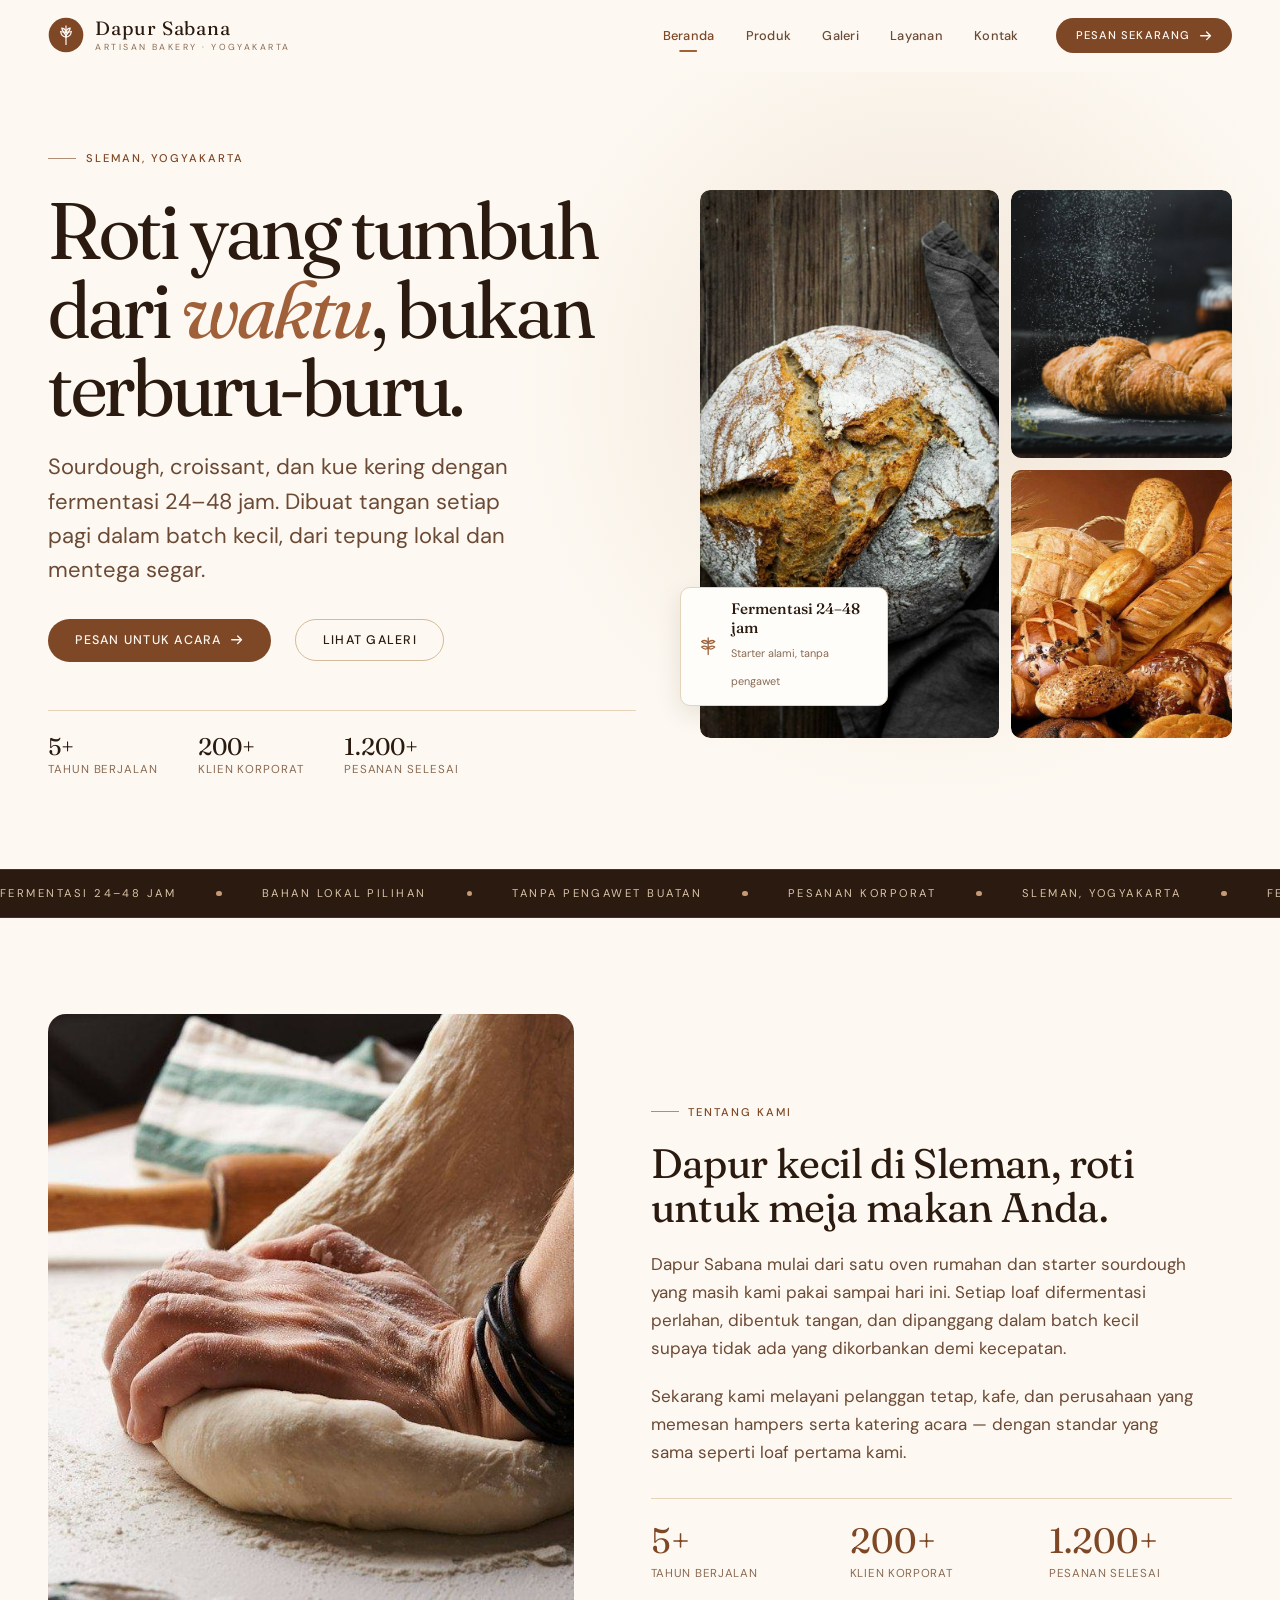
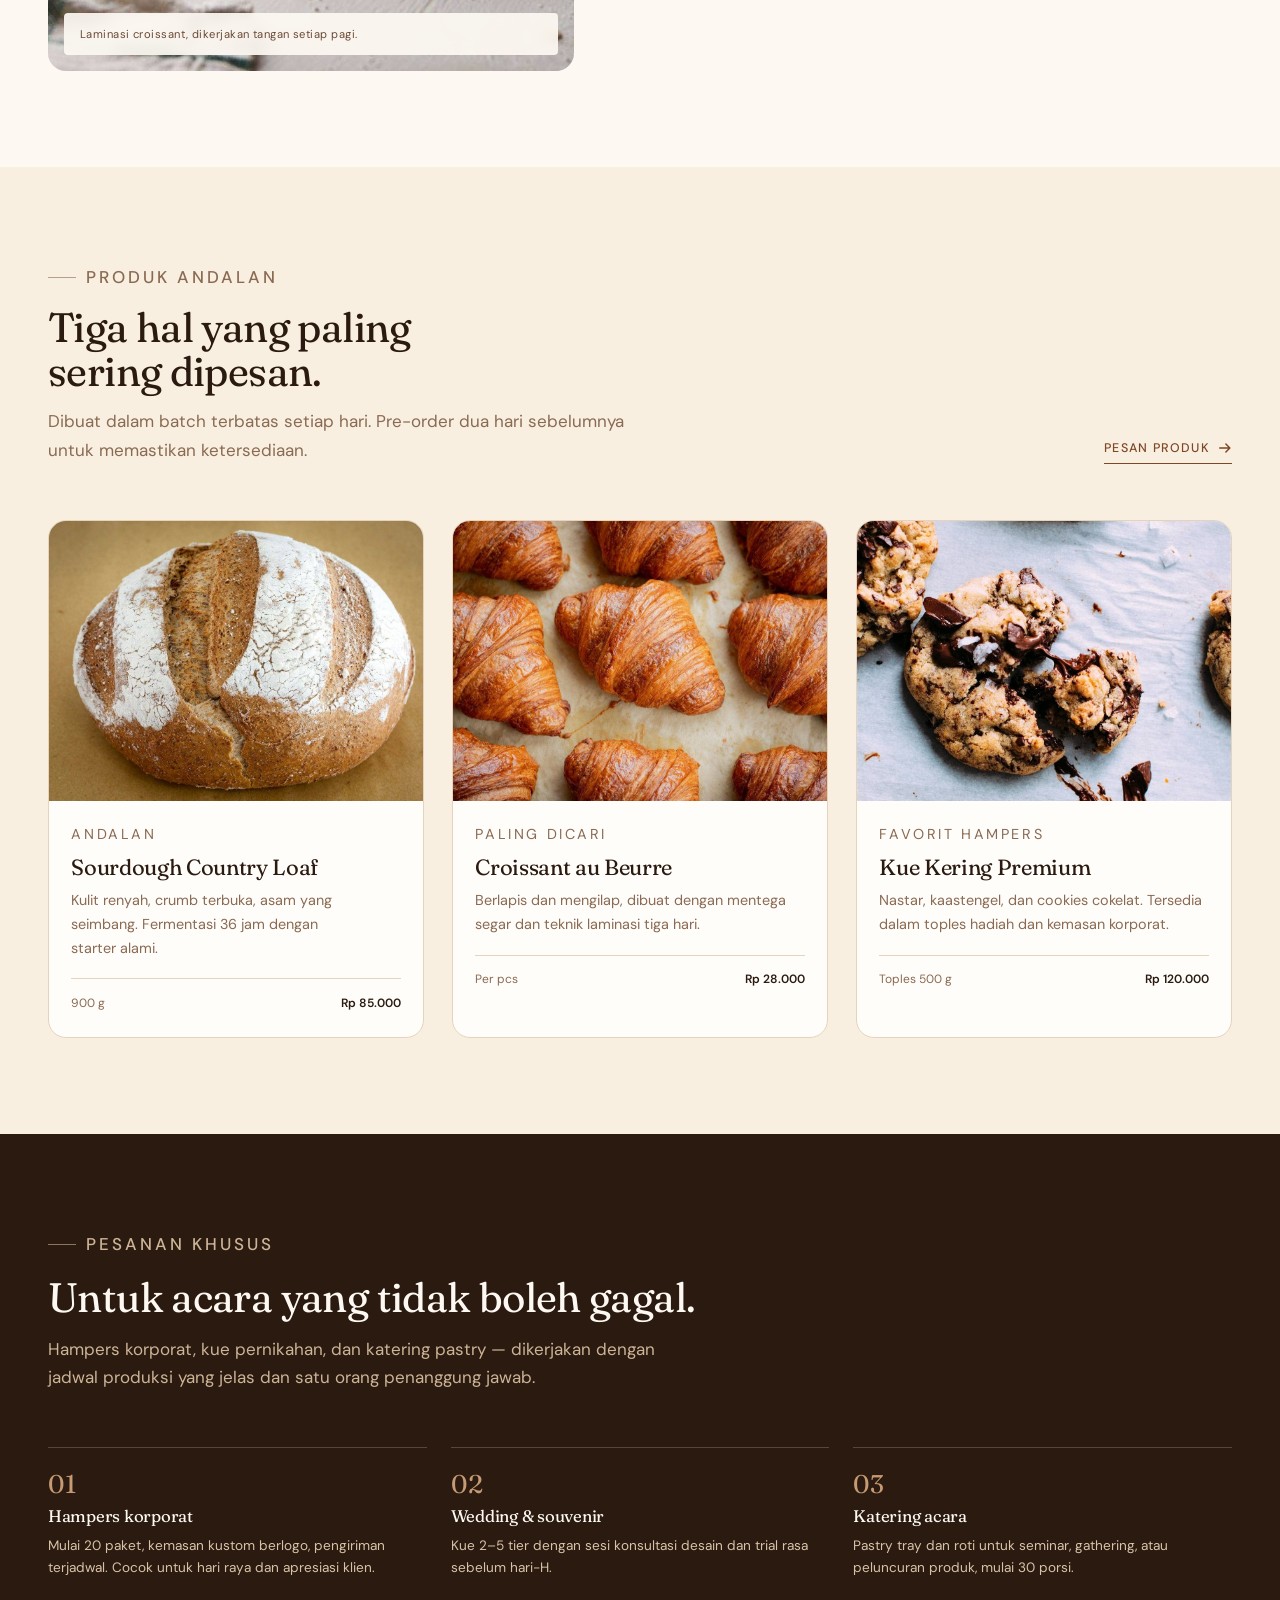
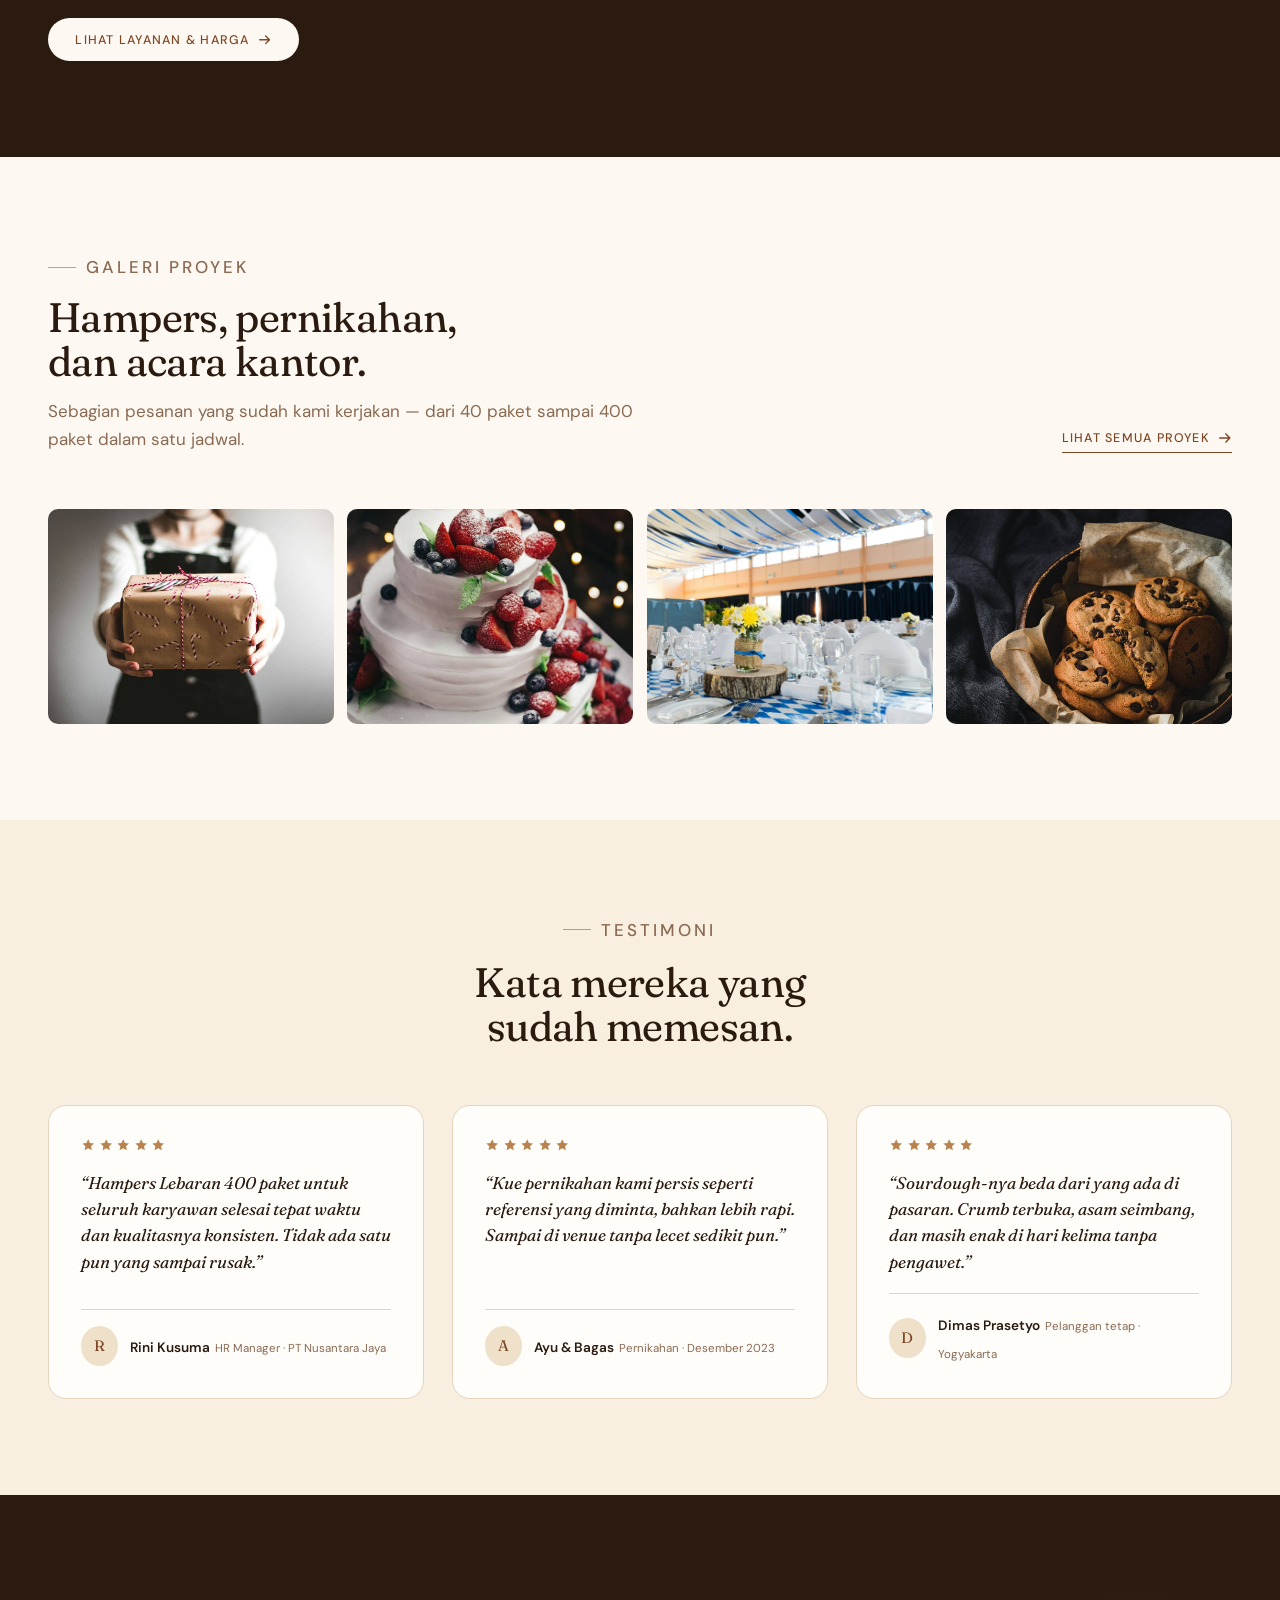
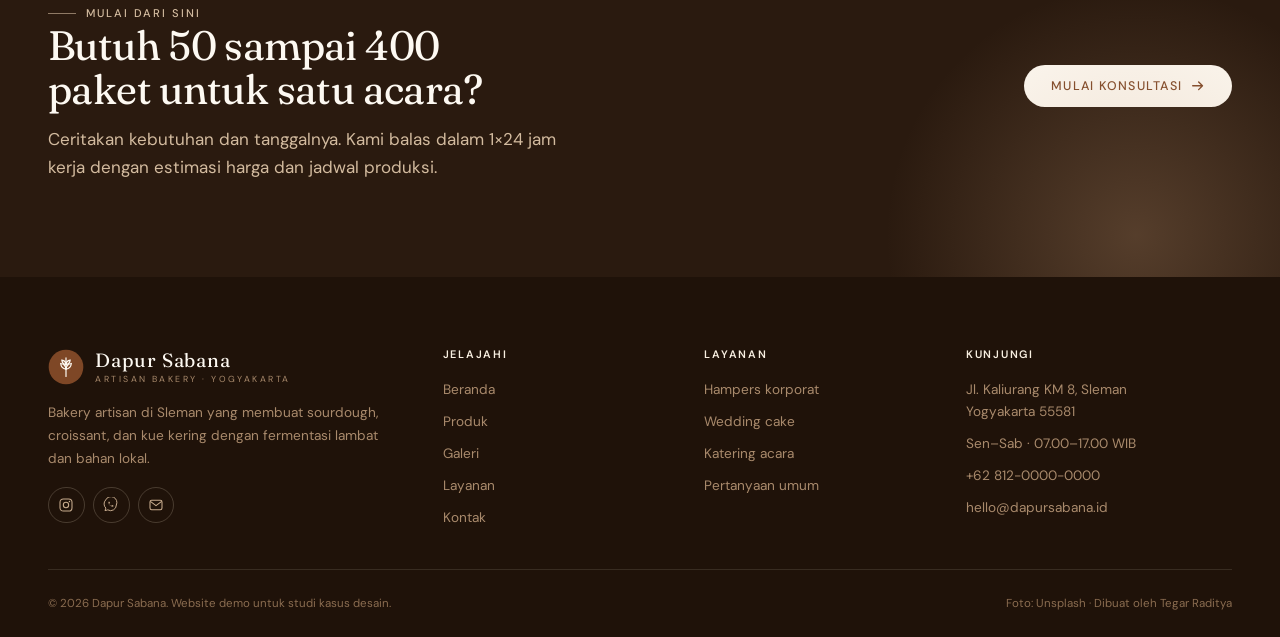
<file: index.html>
<!DOCTYPE html>
<html lang="id">
<head>
<meta charset="utf-8">
<meta name="viewport" content="width=device-width, initial-scale=1">
<title>Dapur Sabana — Sourdough &amp; Croissant Artisan, Yogyakarta</title>
<meta name="description" content="Bakery artisan di Sleman, Yogyakarta. Sourdough, croissant, dan kue kering dengan fermentasi 24–48 jam. Melayani pesanan hampers korporat, wedding cake, dan katering acara.">
<meta name="theme-color" content="#2a1a0f">
<meta property="og:type" content="website">
<meta property="og:title" content="Dapur Sabana — Roti artisan dari Yogyakarta">
<meta property="og:description" content="Fermentasi lambat, bahan lokal, dibuat tangan dalam batch kecil. Pesanan korporat dan acara tersedia.">
<meta property="og:image" content="assets/img/hero-main.jpg">
<link rel="icon" href="assets/img/favicon.svg" type="image/svg+xml">
<link rel="preconnect" href="https://fonts.googleapis.com">
<link rel="preconnect" href="https://fonts.gstatic.com" crossorigin>
<link rel="stylesheet" href="https://fonts.googleapis.com/css2?family=DM+Sans:wght@400;500;600&family=Fraunces:ital,opsz,wght@0,9..144,300..600;1,9..144,300..500&display=swap">
<link rel="stylesheet" href="assets/css/style.css">
<script>document.documentElement.classList.add('js')</script>
</head>
<body>

<a class="skip-link" href="#main">Langsung ke konten</a>

<header class="site-header">
  <div class="container">
    <a class="brand" href="index.html" aria-label="Dapur Sabana — beranda">
      <svg class="brand__mark" viewBox="0 0 40 40" aria-hidden="true" focusable="false">
        <circle cx="20" cy="20" r="19.25" fill="#7e4726"/>
        <g fill="none" stroke="#fdf9f2" stroke-width="1.35" stroke-linecap="round">
          <path d="M20 30.5V15.5"/>
          <path d="M20 22.5c-3.4-.6-5.6-3-5.9-6.4 3.3.5 5.6 3 5.9 6.4Z"/>
          <path d="M20 22.5c3.4-.6 5.6-3 5.9-6.4-3.3.5-5.6 3-5.9 6.4Z"/>
          <path d="M20 17.4c-2.7-.5-4.4-2.4-4.6-5 2.6.4 4.4 2.3 4.6 5Z"/>
          <path d="M20 17.4c2.7-.5 4.4-2.4 4.6-5-2.6.4-4.4 2.3-4.6 5Z"/>
          <path d="M20 15.4V9.9"/>
        </g>
      </svg>
      <span class="brand__text">
        <span class="brand__name">Dapur Sabana</span>
        <span class="brand__tag">Artisan bakery · Yogyakarta</span>
      </span>
    </a>

    <nav class="nav" id="nav" aria-label="Navigasi utama">
      <a href="index.html" aria-current="page">Beranda</a>
      <a href="#produk">Produk</a>
      <a href="galeri.html">Galeri</a>
      <a href="layanan.html">Layanan</a>
      <a href="kontak.html">Kontak</a>
    </nav>

    <a class="btn btn--sm header-cta" href="kontak.html">
      Pesan sekarang
      <svg viewBox="0 0 16 16" aria-hidden="true"><path d="M2 8h11M9 3.5 13.5 8 9 12.5" fill="none" stroke="currentColor" stroke-width="1.6" stroke-linecap="round" stroke-linejoin="round"/></svg>
    </a>

    <button class="nav-toggle" type="button" aria-expanded="false" aria-controls="nav" aria-label="Buka menu">
      <span></span>
    </button>
  </div>
</header>

<main id="main">

  <!-- ══════════ HERO ══════════ -->
  <section class="hero">
    <div class="container hero__grid">
      <div class="hero__content">
        <p class="eyebrow">Sleman, Yogyakarta</p>
        <h1>Roti yang tumbuh dari <em>waktu</em>, bukan terburu-buru.</h1>
        <p class="hero__lede">
          Sourdough, croissant, dan kue kering dengan fermentasi 24–48 jam.
          Dibuat tangan setiap pagi dalam batch kecil, dari tepung lokal dan mentega segar.
        </p>

        <div class="hero__actions">
          <a class="btn" href="layanan.html">
            Pesan untuk acara
            <svg viewBox="0 0 16 16" aria-hidden="true"><path d="M2 8h11M9 3.5 13.5 8 9 12.5" fill="none" stroke="currentColor" stroke-width="1.6" stroke-linecap="round" stroke-linejoin="round"/></svg>
          </a>
          <a class="btn btn--ghost" href="galeri.html">Lihat galeri</a>
        </div>

        <div class="hero__proof">
          <div class="hero__proof-item">
            <strong>5+</strong>
            <span>Tahun berjalan</span>
          </div>
          <div class="hero__proof-item">
            <strong>200+</strong>
            <span>Klien korporat</span>
          </div>
          <div class="hero__proof-item">
            <strong>1.200+</strong>
            <span>Pesanan selesai</span>
          </div>
        </div>
      </div>

      <div class="hero__media">
        <figure>
          <img src="assets/img/hero-main.jpg" width="933" height="1400"
               alt="Sourdough bundar dengan kulit bertepung, dipotong memperlihatkan crumb terbuka"
               fetchpriority="high" decoding="async">
        </figure>
        <figure>
          <img src="assets/img/hero-croissant.jpg" width="1400" height="1120"
               alt="Croissant keemasan bertabur tepung di atas meja gelap"
               fetchpriority="high" decoding="async">
        </figure>
        <figure>
          <img src="assets/img/hero-bread-platter.jpg" width="1200" height="675"
               alt="Aneka roti artisan tersusun di atas meja kayu"
               loading="lazy" decoding="async">
        </figure>

        <div class="hero__badge">
          <svg viewBox="0 0 24 24" aria-hidden="true"><path d="M12 3v18M12 8c-2-2-5-2.5-7-1 2 2 5 2.5 7 1Zm0 0c2-2 5-2.5 7-1-2 2-5 2.5-7 1Zm0 6c-2-2-5-2.5-7-1 2 2 5 2.5 7 1Zm0 0c2-2 5-2.5 7-1-2 2-5 2.5-7 1Z" fill="none" stroke="currentColor" stroke-width="1.4" stroke-linecap="round" stroke-linejoin="round"/></svg>
          <div>
            <strong>Fermentasi 24–48 jam</strong>
            <span>Starter alami, tanpa pengawet</span>
          </div>
        </div>
      </div>
    </div>
  </section>

  <!-- ══════════ MARQUEE ══════════ -->
  <div class="marquee" aria-hidden="true">
    <div class="marquee__track">
      <div class="marquee__group">
        <span>Fermentasi 24–48 jam</span><i></i>
        <span>Bahan lokal pilihan</span><i></i>
        <span>Tanpa pengawet buatan</span><i></i>
        <span>Pesanan korporat</span><i></i>
        <span>Sleman, Yogyakarta</span><i></i>
      </div>
      <div class="marquee__group">
        <span>Fermentasi 24–48 jam</span><i></i>
        <span>Bahan lokal pilihan</span><i></i>
        <span>Tanpa pengawet buatan</span><i></i>
        <span>Pesanan korporat</span><i></i>
        <span>Sleman, Yogyakarta</span><i></i>
      </div>
    </div>
  </div>

  <!-- ══════════ ABOUT ══════════ -->
  <section class="section" id="tentang">
    <div class="container about__grid">
      <div class="about__media reveal">
        <img src="assets/img/about-process.jpg" width="1200" height="800"
             alt="Tangan seorang baker menggilas adonan di atas meja bertepung"
             loading="lazy" decoding="async">
        <p class="about__caption">Laminasi croissant, dikerjakan tangan setiap pagi.</p>
      </div>

      <div class="about__body reveal">
        <p class="eyebrow">Tentang kami</p>
        <h2>Dapur kecil di Sleman, roti untuk meja makan Anda.</h2>
        <p>
          Dapur Sabana mulai dari satu oven rumahan dan starter sourdough yang masih kami
          pakai sampai hari ini. Setiap loaf difermentasi perlahan, dibentuk tangan, dan
          dipanggang dalam batch kecil supaya tidak ada yang dikorbankan demi kecepatan.
        </p>
        <p>
          Sekarang kami melayani pelanggan tetap, kafe, dan perusahaan yang memesan hampers
          serta katering acara — dengan standar yang sama seperti loaf pertama kami.
        </p>

        <div class="about__stats">
          <div class="about__stat">
            <strong>5+</strong>
            <span>Tahun berjalan</span>
          </div>
          <div class="about__stat">
            <strong>200+</strong>
            <span>Klien korporat</span>
          </div>
          <div class="about__stat">
            <strong>1.200+</strong>
            <span>Pesanan selesai</span>
          </div>
        </div>
      </div>
    </div>
  </section>

  <!-- ══════════ PRODUCTS ══════════ -->
  <section class="section section--cream" id="produk">
    <div class="container">
      <div class="section-head section-head--row reveal">
        <div>
          <p class="eyebrow">Produk andalan</p>
          <h2>Tiga hal yang paling sering dipesan.</h2>
          <p>Dibuat dalam batch terbatas setiap hari. Pre-order dua hari sebelumnya untuk memastikan ketersediaan.</p>
        </div>
        <a class="link-arrow" href="kontak.html">
          Pesan produk
          <svg width="14" height="14" viewBox="0 0 16 16" aria-hidden="true"><path d="M2 8h11M9 3.5 13.5 8 9 12.5" fill="none" stroke="currentColor" stroke-width="1.7" stroke-linecap="round" stroke-linejoin="round"/></svg>
        </a>
      </div>

      <div class="card-grid">
        <article class="product reveal" style="--delay:0ms">
          <div class="product__media">
            <img src="assets/img/product-sourdough.jpg" width="1200" height="800"
                 alt="Sourdough bundar bertepung dengan belahan di tengahnya"
                 loading="lazy" decoding="async">
          </div>
          <div class="product__body">
            <p class="product__tag">Andalan</p>
            <h3>Sourdough Country Loaf</h3>
            <p>Kulit renyah, crumb terbuka, asam yang seimbang. Fermentasi 36 jam dengan starter alami.</p>
            <div class="product__meta">
              <span>900 g</span>
              <b>Rp 85.000</b>
            </div>
          </div>
        </article>

        <article class="product reveal" style="--delay:90ms">
          <div class="product__media">
            <img src="assets/img/product-croissant.jpg" width="1200" height="800"
                 alt="Croissant keemasan berjajar di atas loyang"
                 loading="lazy" decoding="async">
          </div>
          <div class="product__body">
            <p class="product__tag">Paling dicari</p>
            <h3>Croissant au Beurre</h3>
            <p>Berlapis dan mengilap, dibuat dengan mentega segar dan teknik laminasi tiga hari.</p>
            <div class="product__meta">
              <span>Per pcs</span>
              <b>Rp 28.000</b>
            </div>
          </div>
        </article>

        <article class="product reveal" style="--delay:180ms">
          <div class="product__media">
            <img src="assets/img/product-cookies.jpg" width="1119" height="1400"
                 alt="Kue kering cokelat yang dipotong memperlihatkan tekstur dalamnya"
                 loading="lazy" decoding="async">
          </div>
          <div class="product__body">
            <p class="product__tag">Favorit hampers</p>
            <h3>Kue Kering Premium</h3>
            <p>Nastar, kaastengel, dan cookies cokelat. Tersedia dalam toples hadiah dan kemasan korporat.</p>
            <div class="product__meta">
              <span>Toples 500 g</span>
              <b>Rp 120.000</b>
            </div>
          </div>
        </article>
      </div>
    </div>
  </section>

  <!-- ══════════ SERVICES TEASER ══════════ -->
  <section class="section section--dark">
    <div class="container">
      <div class="section-head reveal">
        <p class="eyebrow">Pesanan khusus</p>
        <h2>Untuk acara yang tidak boleh gagal.</h2>
        <p>
          Hampers korporat, kue pernikahan, dan katering pastry — dikerjakan dengan
          jadwal produksi yang jelas dan satu orang penanggung jawab.
        </p>
      </div>

      <div class="process process--three">
        <div class="process__step reveal" style="--delay:0ms">
          <h3>Hampers korporat</h3>
          <p>Mulai 20 paket, kemasan kustom berlogo, pengiriman terjadwal. Cocok untuk hari raya dan apresiasi klien.</p>
        </div>
        <div class="process__step reveal" style="--delay:90ms">
          <h3>Wedding &amp; souvenir</h3>
          <p>Kue 2–5 tier dengan sesi konsultasi desain dan trial rasa sebelum hari-H.</p>
        </div>
        <div class="process__step reveal" style="--delay:180ms">
          <h3>Katering acara</h3>
          <p>Pastry tray dan roti untuk seminar, gathering, atau peluncuran produk, mulai 30 porsi.</p>
        </div>
      </div>

      <div style="margin-top:2.5rem">
        <a class="btn btn--light" href="layanan.html">
          Lihat layanan &amp; harga
          <svg viewBox="0 0 16 16" aria-hidden="true"><path d="M2 8h11M9 3.5 13.5 8 9 12.5" fill="none" stroke="currentColor" stroke-width="1.6" stroke-linecap="round" stroke-linejoin="round"/></svg>
        </a>
      </div>
    </div>
  </section>

  <!-- ══════════ GALLERY PREVIEW ══════════ -->
  <section class="section">
    <div class="container">
      <div class="section-head section-head--row reveal">
        <div>
          <p class="eyebrow">Galeri proyek</p>
          <h2>Hampers, pernikahan, dan acara kantor.</h2>
          <p>Sebagian pesanan yang sudah kami kerjakan — dari 40 paket sampai 400 paket dalam satu jadwal.</p>
        </div>
        <a class="link-arrow" href="galeri.html">
          Lihat semua proyek
          <svg width="14" height="14" viewBox="0 0 16 16" aria-hidden="true"><path d="M2 8h11M9 3.5 13.5 8 9 12.5" fill="none" stroke="currentColor" stroke-width="1.7" stroke-linecap="round" stroke-linejoin="round"/></svg>
        </a>
      </div>

      <div class="gallery-grid">
        <a class="gallery-item reveal" href="galeri.html">
          <img src="assets/img/gallery-hampers.jpg" width="1200" height="800"
               alt="Tangan memegang kotak hadiah kraft berhias pita merah"
               loading="lazy" decoding="async">
          <div class="gallery-item__overlay">
            <h3>Hampers korporat</h3>
            <p>Kemasan kraft · 2024</p>
          </div>
        </a>

        <a class="gallery-item reveal" href="galeri.html" style="--delay:80ms">
          <img src="assets/img/gallery-wedding.jpg" width="936" height="1400"
               alt="Kue pernikahan berlapis dengan hiasan stroberi segar"
               loading="lazy" decoding="async">
          <div class="gallery-item__overlay">
            <h3>Wedding cake</h3>
            <p>3 tier · Sleman</p>
          </div>
        </a>

        <a class="gallery-item reveal" href="galeri.html" style="--delay:160ms">
          <img src="assets/img/gallery-catering.jpg" width="1400" height="934"
               alt="Meja panjang tertata untuk acara dengan dekorasi putih dan biru"
               loading="lazy" decoding="async">
          <div class="gallery-item__overlay">
            <h3>Katering acara</h3>
            <p>100 tamu</p>
          </div>
        </a>

        <a class="gallery-item reveal" href="galeri.html" style="--delay:240ms">
          <img src="assets/img/gallery-cookies.jpg" width="1120" height="1400"
               alt="Kue kering cokelat tersusun dalam keranjang rotan"
               loading="lazy" decoding="async">
          <div class="gallery-item__overlay">
            <h3>Kue kering branded</h3>
            <p>200 toples</p>
          </div>
        </a>
      </div>
    </div>
  </section>

  <!-- ══════════ TESTIMONIALS ══════════ -->
  <section class="section section--cream">
    <div class="container">
      <div class="section-head section-head--center reveal">
        <p class="eyebrow">Testimoni</p>
        <h2>Kata mereka yang sudah memesan.</h2>
      </div>

      <div class="quote-grid">
        <figure class="quote reveal" style="--delay:0ms">
          <div class="quote__stars" aria-label="5 dari 5 bintang">
            <svg viewBox="0 0 24 24" aria-hidden="true"><path fill="currentColor" d="m12 2 2.9 6.3 6.8.8-5 4.6 1.4 6.8L12 17.2 5.9 20.5l1.4-6.8-5-4.6 6.8-.8Z"/></svg>
            <svg viewBox="0 0 24 24" aria-hidden="true"><path fill="currentColor" d="m12 2 2.9 6.3 6.8.8-5 4.6 1.4 6.8L12 17.2 5.9 20.5l1.4-6.8-5-4.6 6.8-.8Z"/></svg>
            <svg viewBox="0 0 24 24" aria-hidden="true"><path fill="currentColor" d="m12 2 2.9 6.3 6.8.8-5 4.6 1.4 6.8L12 17.2 5.9 20.5l1.4-6.8-5-4.6 6.8-.8Z"/></svg>
            <svg viewBox="0 0 24 24" aria-hidden="true"><path fill="currentColor" d="m12 2 2.9 6.3 6.8.8-5 4.6 1.4 6.8L12 17.2 5.9 20.5l1.4-6.8-5-4.6 6.8-.8Z"/></svg>
            <svg viewBox="0 0 24 24" aria-hidden="true"><path fill="currentColor" d="m12 2 2.9 6.3 6.8.8-5 4.6 1.4 6.8L12 17.2 5.9 20.5l1.4-6.8-5-4.6 6.8-.8Z"/></svg>
          </div>
          <blockquote>“Hampers Lebaran 400 paket untuk seluruh karyawan selesai tepat waktu dan kualitasnya konsisten. Tidak ada satu pun yang sampai rusak.”</blockquote>
          <figcaption class="quote__author">
            <span class="quote__avatar" aria-hidden="true">R</span>
            <span>
              <span class="quote__name">Rini Kusuma</span>
              <span class="quote__role">HR Manager · PT Nusantara Jaya</span>
            </span>
          </figcaption>
        </figure>

        <figure class="quote reveal" style="--delay:90ms">
          <div class="quote__stars" aria-label="5 dari 5 bintang">
            <svg viewBox="0 0 24 24" aria-hidden="true"><path fill="currentColor" d="m12 2 2.9 6.3 6.8.8-5 4.6 1.4 6.8L12 17.2 5.9 20.5l1.4-6.8-5-4.6 6.8-.8Z"/></svg>
            <svg viewBox="0 0 24 24" aria-hidden="true"><path fill="currentColor" d="m12 2 2.9 6.3 6.8.8-5 4.6 1.4 6.8L12 17.2 5.9 20.5l1.4-6.8-5-4.6 6.8-.8Z"/></svg>
            <svg viewBox="0 0 24 24" aria-hidden="true"><path fill="currentColor" d="m12 2 2.9 6.3 6.8.8-5 4.6 1.4 6.8L12 17.2 5.9 20.5l1.4-6.8-5-4.6 6.8-.8Z"/></svg>
            <svg viewBox="0 0 24 24" aria-hidden="true"><path fill="currentColor" d="m12 2 2.9 6.3 6.8.8-5 4.6 1.4 6.8L12 17.2 5.9 20.5l1.4-6.8-5-4.6 6.8-.8Z"/></svg>
            <svg viewBox="0 0 24 24" aria-hidden="true"><path fill="currentColor" d="m12 2 2.9 6.3 6.8.8-5 4.6 1.4 6.8L12 17.2 5.9 20.5l1.4-6.8-5-4.6 6.8-.8Z"/></svg>
          </div>
          <blockquote>“Kue pernikahan kami persis seperti referensi yang diminta, bahkan lebih rapi. Sampai di venue tanpa lecet sedikit pun.”</blockquote>
          <figcaption class="quote__author">
            <span class="quote__avatar" aria-hidden="true">A</span>
            <span>
              <span class="quote__name">Ayu &amp; Bagas</span>
              <span class="quote__role">Pernikahan · Desember 2023</span>
            </span>
          </figcaption>
        </figure>

        <figure class="quote reveal" style="--delay:180ms">
          <div class="quote__stars" aria-label="5 dari 5 bintang">
            <svg viewBox="0 0 24 24" aria-hidden="true"><path fill="currentColor" d="m12 2 2.9 6.3 6.8.8-5 4.6 1.4 6.8L12 17.2 5.9 20.5l1.4-6.8-5-4.6 6.8-.8Z"/></svg>
            <svg viewBox="0 0 24 24" aria-hidden="true"><path fill="currentColor" d="m12 2 2.9 6.3 6.8.8-5 4.6 1.4 6.8L12 17.2 5.9 20.5l1.4-6.8-5-4.6 6.8-.8Z"/></svg>
            <svg viewBox="0 0 24 24" aria-hidden="true"><path fill="currentColor" d="m12 2 2.9 6.3 6.8.8-5 4.6 1.4 6.8L12 17.2 5.9 20.5l1.4-6.8-5-4.6 6.8-.8Z"/></svg>
            <svg viewBox="0 0 24 24" aria-hidden="true"><path fill="currentColor" d="m12 2 2.9 6.3 6.8.8-5 4.6 1.4 6.8L12 17.2 5.9 20.5l1.4-6.8-5-4.6 6.8-.8Z"/></svg>
            <svg viewBox="0 0 24 24" aria-hidden="true"><path fill="currentColor" d="m12 2 2.9 6.3 6.8.8-5 4.6 1.4 6.8L12 17.2 5.9 20.5l1.4-6.8-5-4.6 6.8-.8Z"/></svg>
          </div>
          <blockquote>“Sourdough-nya beda dari yang ada di pasaran. Crumb terbuka, asam seimbang, dan masih enak di hari kelima tanpa pengawet.”</blockquote>
          <figcaption class="quote__author">
            <span class="quote__avatar" aria-hidden="true">D</span>
            <span>
              <span class="quote__name">Dimas Prasetyo</span>
              <span class="quote__role">Pelanggan tetap · Yogyakarta</span>
            </span>
          </figcaption>
        </figure>
      </div>
    </div>
  </section>

  <!-- ══════════ CTA BAND ══════════ -->
  <section class="section cta-band">
    <div class="container cta-band__inner">
      <div class="reveal">
        <p class="eyebrow">Mulai dari sini</p>
        <h2>Butuh 50 sampai 400 paket untuk satu acara?</h2>
        <p>Ceritakan kebutuhan dan tanggalnya. Kami balas dalam 1×24 jam kerja dengan estimasi harga dan jadwal produksi.</p>
      </div>
      <a class="btn btn--light reveal" href="kontak.html">
        Mulai konsultasi
        <svg viewBox="0 0 16 16" aria-hidden="true"><path d="M2 8h11M9 3.5 13.5 8 9 12.5" fill="none" stroke="currentColor" stroke-width="1.6" stroke-linecap="round" stroke-linejoin="round"/></svg>
      </a>
    </div>
  </section>

</main>

<footer class="site-footer">
  <div class="container">
    <div class="footer__grid">
      <div class="footer__brand">
        <a class="brand" href="index.html" aria-label="Dapur Sabana — beranda">
          <svg class="brand__mark" viewBox="0 0 40 40" aria-hidden="true" focusable="false">
            <circle cx="20" cy="20" r="19.25" fill="#7e4726"/>
            <g fill="none" stroke="#fdf9f2" stroke-width="1.35" stroke-linecap="round">
              <path d="M20 30.5V15.5"/>
              <path d="M20 22.5c-3.4-.6-5.6-3-5.9-6.4 3.3.5 5.6 3 5.9 6.4Z"/>
              <path d="M20 22.5c3.4-.6 5.6-3 5.9-6.4-3.3.5-5.6 3-5.9 6.4Z"/>
              <path d="M20 17.4c-2.7-.5-4.4-2.4-4.6-5 2.6.4 4.4 2.3 4.6 5Z"/>
              <path d="M20 17.4c2.7-.5 4.4-2.4 4.6-5-2.6.4-4.4 2.3-4.6 5Z"/>
              <path d="M20 15.4V9.9"/>
            </g>
          </svg>
          <span class="brand__text">
            <span class="brand__name">Dapur Sabana</span>
            <span class="brand__tag">Artisan bakery · Yogyakarta</span>
          </span>
        </a>
        <p class="footer__about">
          Bakery artisan di Sleman yang membuat sourdough, croissant, dan kue kering
          dengan fermentasi lambat dan bahan lokal.
        </p>
        <div class="footer__social">
          <a href="https://instagram.com/" aria-label="Instagram Dapur Sabana" target="_blank" rel="noopener">
            <svg viewBox="0 0 24 24" aria-hidden="true"><rect x="3" y="3" width="18" height="18" rx="5" fill="none" stroke="currentColor" stroke-width="1.6"/><circle cx="12" cy="12" r="4" fill="none" stroke="currentColor" stroke-width="1.6"/><circle cx="17.2" cy="6.8" r="1.1" fill="currentColor"/></svg>
          </a>
          <a href="https://wa.me/6281200000000" aria-label="WhatsApp Dapur Sabana" target="_blank" rel="noopener">
            <svg viewBox="0 0 24 24" aria-hidden="true"><path d="M4 4.5A8.5 8.5 0 0 1 20 12a8.5 8.5 0 0 1-12.8 7.3L3 20.5l1.3-3.9A8.5 8.5 0 0 1 4 4.5Z" fill="none" stroke="currentColor" stroke-width="1.5" stroke-linejoin="round"/><path d="M8.6 9.2c.3 2 2 3.7 4 4l1.1-1.2 1.9.8v1.6c-1.9.5-4-.4-5.6-2-1.5-1.6-2.3-3.6-1.7-5.4h1.5l.8 1.9-1.1 1.2" fill="currentColor"/></svg>
          </a>
          <a href="mailto:hello@dapursabana.id" aria-label="Email Dapur Sabana">
            <svg viewBox="0 0 24 24" aria-hidden="true"><rect x="3" y="5" width="18" height="14" rx="2.5" fill="none" stroke="currentColor" stroke-width="1.6"/><path d="m4 7 8 6 8-6" fill="none" stroke="currentColor" stroke-width="1.6" stroke-linecap="round" stroke-linejoin="round"/></svg>
          </a>
        </div>
      </div>

      <div class="footer__col">
        <h3>Jelajahi</h3>
        <ul>
          <li><a href="index.html">Beranda</a></li>
          <li><a href="index.html#produk">Produk</a></li>
          <li><a href="galeri.html">Galeri</a></li>
          <li><a href="layanan.html">Layanan</a></li>
          <li><a href="kontak.html">Kontak</a></li>
        </ul>
      </div>

      <div class="footer__col">
        <h3>Layanan</h3>
        <ul>
          <li><a href="layanan.html#hampers">Hampers korporat</a></li>
          <li><a href="layanan.html#wedding">Wedding cake</a></li>
          <li><a href="layanan.html#katering">Katering acara</a></li>
          <li><a href="layanan.html#faq">Pertanyaan umum</a></li>
        </ul>
      </div>

      <div class="footer__col">
        <h3>Kunjungi</h3>
        <ul>
          <li>Jl. Kaliurang KM 8, Sleman<br>Yogyakarta 55581</li>
          <li>Sen–Sab · 07.00–17.00 WIB</li>
          <li><a href="tel:+6281200000000">+62 812-0000-0000</a></li>
          <li><a href="mailto:hello@dapursabana.id">hello@dapursabana.id</a></li>
        </ul>
      </div>
    </div>

    <div class="footer__bottom">
      <p>© <span data-year>2026</span> Dapur Sabana. Website demo untuk studi kasus desain.</p>
      <p>Foto: Unsplash · Dibuat oleh Tegar Raditya</p>
    </div>
  </div>
</footer>

<script src="assets/js/main.js" defer></script>
</body>
</html>
</file>
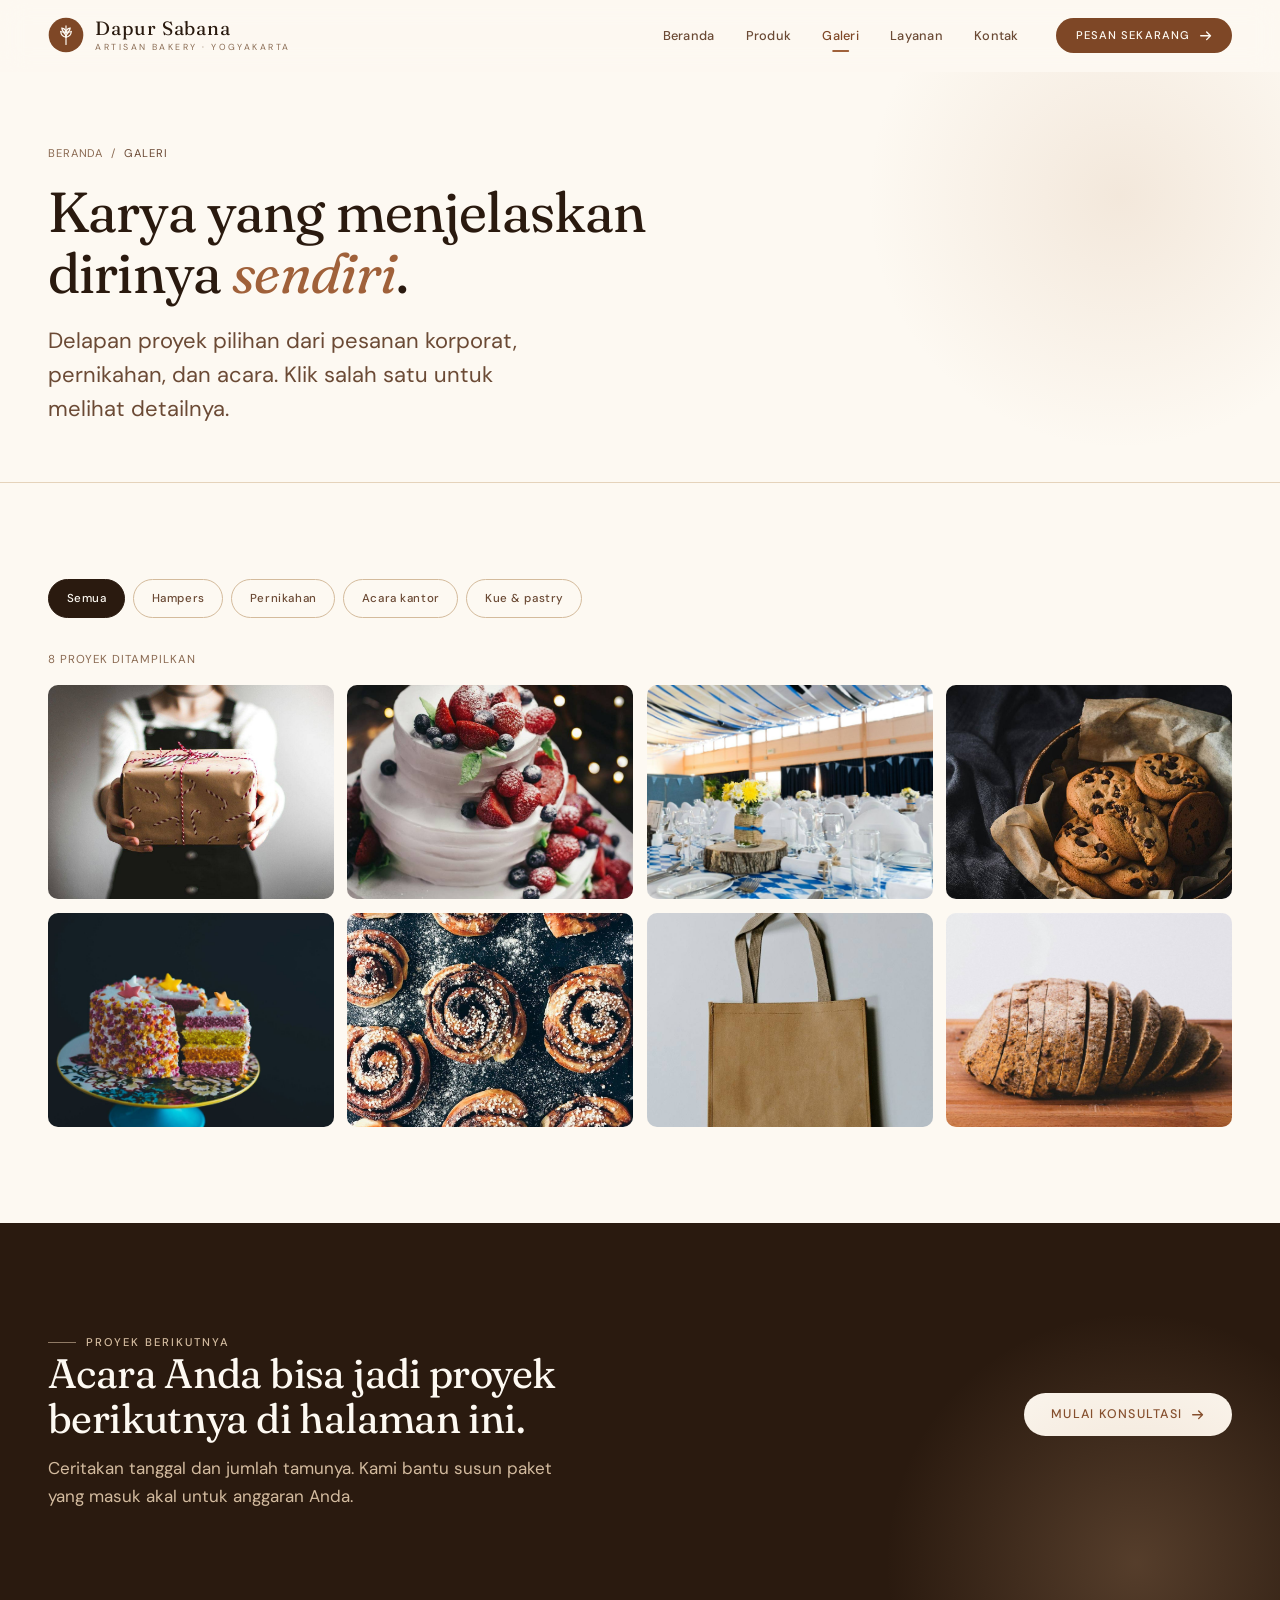
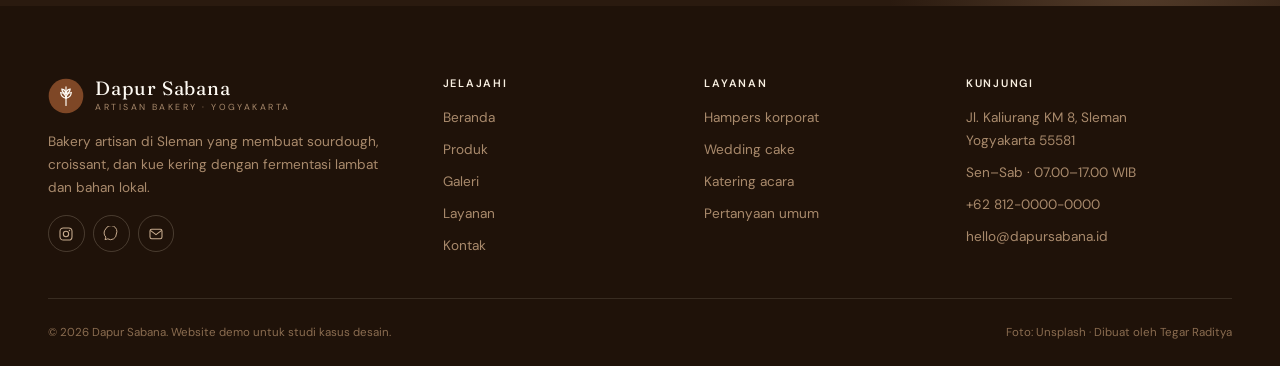
<file: galeri.html>
<!DOCTYPE html>
<html lang="id">
<head>
<meta charset="utf-8">
<meta name="viewport" content="width=device-width, initial-scale=1">
<title>Galeri Proyek — Dapur Sabana</title>
<meta name="description" content="Kumpulan proyek pesanan khusus Dapur Sabana: hampers korporat, kue pernikahan, katering acara, dan kue kering branded.">
<meta name="theme-color" content="#2a1a0f">
<link rel="icon" href="assets/img/favicon.svg" type="image/svg+xml">
<link rel="preconnect" href="https://fonts.googleapis.com">
<link rel="preconnect" href="https://fonts.gstatic.com" crossorigin>
<link rel="stylesheet" href="https://fonts.googleapis.com/css2?family=DM+Sans:wght@400;500;600&family=Fraunces:ital,opsz,wght@0,9..144,300..600;1,9..144,300..500&display=swap">
<link rel="stylesheet" href="assets/css/style.css">
<script>document.documentElement.classList.add('js')</script>
</head>
<body>

<a class="skip-link" href="#main">Langsung ke konten</a>

<header class="site-header">
  <div class="container">
    <a class="brand" href="index.html" aria-label="Dapur Sabana — beranda">
      <svg class="brand__mark" viewBox="0 0 40 40" aria-hidden="true" focusable="false">
        <circle cx="20" cy="20" r="19.25" fill="#7e4726"/>
        <g fill="none" stroke="#fdf9f2" stroke-width="1.35" stroke-linecap="round">
          <path d="M20 30.5V15.5"/>
          <path d="M20 22.5c-3.4-.6-5.6-3-5.9-6.4 3.3.5 5.6 3 5.9 6.4Z"/>
          <path d="M20 22.5c3.4-.6 5.6-3 5.9-6.4-3.3.5-5.6 3-5.9 6.4Z"/>
          <path d="M20 17.4c-2.7-.5-4.4-2.4-4.6-5 2.6.4 4.4 2.3 4.6 5Z"/>
          <path d="M20 17.4c2.7-.5 4.4-2.4 4.6-5-2.6.4-4.4 2.3-4.6 5Z"/>
          <path d="M20 15.4V9.9"/>
        </g>
      </svg>
      <span class="brand__text">
        <span class="brand__name">Dapur Sabana</span>
        <span class="brand__tag">Artisan bakery · Yogyakarta</span>
      </span>
    </a>

    <nav class="nav" id="nav" aria-label="Navigasi utama">
      <a href="index.html">Beranda</a>
      <a href="index.html#produk">Produk</a>
      <a href="galeri.html" aria-current="page">Galeri</a>
      <a href="layanan.html">Layanan</a>
      <a href="kontak.html">Kontak</a>
    </nav>

    <a class="btn btn--sm header-cta" href="kontak.html">
      Pesan sekarang
      <svg viewBox="0 0 16 16" aria-hidden="true"><path d="M2 8h11M9 3.5 13.5 8 9 12.5" fill="none" stroke="currentColor" stroke-width="1.6" stroke-linecap="round" stroke-linejoin="round"/></svg>
    </a>

    <button class="nav-toggle" type="button" aria-expanded="false" aria-controls="nav" aria-label="Buka menu">
      <span></span>
    </button>
  </div>
</header>

<main id="main">

  <!-- ══════════ PAGE HERO ══════════ -->
  <section class="page-hero">
    <div class="container">
      <nav class="breadcrumb" aria-label="Breadcrumb">
        <a href="index.html">Beranda</a>
        <span aria-hidden="true">/</span>
        <span aria-current="page">Galeri</span>
      </nav>

      <h1>Karya yang menjelaskan<br>dirinya <em>sendiri</em>.</h1>
      <p class="page-hero__lede">
        Delapan proyek pilihan dari pesanan korporat, pernikahan, dan acara.
        Klik salah satu untuk melihat detailnya.
      </p>
    </div>
  </section>

  <!-- ══════════ GALLERY ══════════ -->
  <section class="section">
    <div class="container">

      <div class="filters reveal" data-gallery-filters role="group" aria-label="Filter kategori proyek">
        <button class="filter" type="button" data-filter="all" aria-pressed="true">Semua</button>
        <button class="filter" type="button" data-filter="hampers" aria-pressed="false">Hampers</button>
        <button class="filter" type="button" data-filter="pernikahan" aria-pressed="false">Pernikahan</button>
        <button class="filter" type="button" data-filter="acara" aria-pressed="false">Acara kantor</button>
        <button class="filter" type="button" data-filter="kue" aria-pressed="false">Kue &amp; pastry</button>
      </div>

      <p class="gallery-count" data-gallery-count aria-live="polite">8 proyek ditampilkan</p>

      <div class="gallery-grid">

        <button class="gallery-item reveal" type="button"
                data-gallery-item data-category="hampers"
                data-title="Hampers Lebaran korporat"
                data-meta="PT Nusantara Jaya · 400 paket · April 2024">
          <img src="assets/img/gallery-hampers.jpg" width="1200" height="800"
               alt="Kotak hadiah kraft dengan pita merah dipegang dua tangan"
               loading="lazy" decoding="async">
          <span class="gallery-item__overlay">
            <h3>Hampers Lebaran korporat</h3>
            <p>400 paket · April 2024</p>
          </span>
          <span class="gallery-item__zoom" aria-hidden="true">
            <svg viewBox="0 0 16 16"><path d="M6 2H2v4M10 14h4v-4M14 6V2h-4M2 10v4h4" fill="none" stroke="currentColor" stroke-width="1.6" stroke-linecap="round"/></svg>
          </span>
        </button>

        <button class="gallery-item reveal" type="button" style="--delay:60ms"
                data-gallery-item data-category="pernikahan"
                data-title="Wedding cake 3 tier"
                data-meta="Ayu &amp; Bagas · Sleman · Desember 2023">
          <img src="assets/img/gallery-wedding.jpg" width="936" height="1400"
               alt="Kue pernikahan putih tiga tingkat dengan hiasan buah beri segar"
               loading="lazy" decoding="async">
          <span class="gallery-item__overlay">
            <h3>Wedding cake 3 tier</h3>
            <p>Ayu &amp; Bagas · 2023</p>
          </span>
          <span class="gallery-item__zoom" aria-hidden="true">
            <svg viewBox="0 0 16 16"><path d="M6 2H2v4M10 14h4v-4M14 6V2h-4M2 10v4h4" fill="none" stroke="currentColor" stroke-width="1.6" stroke-linecap="round"/></svg>
          </span>
        </button>

        <button class="gallery-item reveal" type="button" style="--delay:120ms"
                data-gallery-item data-category="acara"
                data-title="Katering seminar"
                data-meta="Tech Summit · 100 tamu · 2024">
          <img src="assets/img/gallery-catering.jpg" width="1400" height="934"
               alt="Meja katering panjang dengan taplak putih untuk acara seminar"
               loading="lazy" decoding="async">
          <span class="gallery-item__overlay">
            <h3>Katering seminar</h3>
            <p>100 tamu · 2024</p>
          </span>
          <span class="gallery-item__zoom" aria-hidden="true">
            <svg viewBox="0 0 16 16"><path d="M6 2H2v4M10 14h4v-4M14 6V2h-4M2 10v4h4" fill="none" stroke="currentColor" stroke-width="1.6" stroke-linecap="round"/></svg>
          </span>
        </button>

        <button class="gallery-item reveal" type="button" style="--delay:180ms"
                data-gallery-item data-category="kue"
                data-title="Kue kering souvenir pernikahan"
                data-meta="200 toples · kemasan kustom">
          <img src="assets/img/gallery-cookies.jpg" width="1120" height="1400"
               alt="Kue kering cokelat tersusun di dalam keranjang rotan"
               loading="lazy" decoding="async">
          <span class="gallery-item__overlay">
            <h3>Kue kering souvenir</h3>
            <p>200 toples · kustom</p>
          </span>
          <span class="gallery-item__zoom" aria-hidden="true">
            <svg viewBox="0 0 16 16"><path d="M6 2H2v4M10 14h4v-4M14 6V2h-4M2 10v4h4" fill="none" stroke="currentColor" stroke-width="1.6" stroke-linecap="round"/></svg>
          </span>
        </button>

        <button class="gallery-item reveal" type="button" style="--delay:240ms"
                data-gallery-item data-category="kue"
                data-title="Birthday cake custom"
                data-meta="Pesanan personal · 2024">
          <img src="assets/img/gallery-birthday.jpg" width="1400" height="1278"
               alt="Kue ulang tahun warna-warni dengan lapisan pelangi"
               loading="lazy" decoding="async">
          <span class="gallery-item__overlay">
            <h3>Birthday cake custom</h3>
            <p>Pesanan personal · 2024</p>
          </span>
          <span class="gallery-item__zoom" aria-hidden="true">
            <svg viewBox="0 0 16 16"><path d="M6 2H2v4M10 14h4v-4M14 6V2h-4M2 10v4h4" fill="none" stroke="currentColor" stroke-width="1.6" stroke-linecap="round"/></svg>
          </span>
        </button>

        <button class="gallery-item reveal" type="button" style="--delay:300ms"
                data-gallery-item data-category="acara"
                data-title="Pastry box rapat divisi"
                data-meta="30 box · klien korporat · 2024">
          <img src="assets/img/gallery-pastry.jpg" width="1050" height="1400"
               alt="Cinnamon roll berlapis gula di atas loyang"
               loading="lazy" decoding="async">
          <span class="gallery-item__overlay">
            <h3>Pastry box rapat</h3>
            <p>30 box · 2024</p>
          </span>
          <span class="gallery-item__zoom" aria-hidden="true">
            <svg viewBox="0 0 16 16"><path d="M6 2H2v4M10 14h4v-4M14 6V2h-4M2 10v4h4" fill="none" stroke="currentColor" stroke-width="1.6" stroke-linecap="round"/></svg>
          </span>
        </button>

        <button class="gallery-item reveal" type="button" style="--delay:360ms"
                data-gallery-item data-category="hampers"
                data-title="Kemasan kustom berlogo"
                data-meta="Tote kraft &amp; pita · 2024">
          <img src="assets/img/gallery-packaging.jpg" width="933" height="1400"
               alt="Tas belanja kraft polos dengan pegangan kain"
               loading="lazy" decoding="async">
          <span class="gallery-item__overlay">
            <h3>Kemasan kustom</h3>
            <p>Tote kraft · 2024</p>
          </span>
          <span class="gallery-item__zoom" aria-hidden="true">
            <svg viewBox="0 0 16 16"><path d="M6 2H2v4M10 14h4v-4M14 6V2h-4M2 10v4h4" fill="none" stroke="currentColor" stroke-width="1.6" stroke-linecap="round"/></svg>
          </span>
        </button>

        <button class="gallery-item reveal" type="button" style="--delay:420ms"
                data-gallery-item data-category="acara"
                data-title="Roti meja rapat"
                data-meta="40 porsi · rapat divisi · 2024">
          <img src="assets/img/gallery-bread.jpg" width="1400" height="934"
               alt="Roti sourdough yang diiris rapi di atas talenan kayu"
               loading="lazy" decoding="async">
          <span class="gallery-item__overlay">
            <h3>Roti meja rapat</h3>
            <p>40 porsi · 2024</p>
          </span>
          <span class="gallery-item__zoom" aria-hidden="true">
            <svg viewBox="0 0 16 16"><path d="M6 2H2v4M10 14h4v-4M14 6V2h-4M2 10v4h4" fill="none" stroke="currentColor" stroke-width="1.6" stroke-linecap="round"/></svg>
          </span>
        </button>

      </div>
    </div>
  </section>

  <!-- ══════════ CTA ══════════ -->
  <section class="section cta-band">
    <div class="container cta-band__inner">
      <div class="reveal">
        <p class="eyebrow">Proyek berikutnya</p>
        <h2>Acara Anda bisa jadi proyek berikutnya di halaman ini.</h2>
        <p>Ceritakan tanggal dan jumlah tamunya. Kami bantu susun paket yang masuk akal untuk anggaran Anda.</p>
      </div>
      <a class="btn btn--light reveal" href="kontak.html">
        Mulai konsultasi
        <svg viewBox="0 0 16 16" aria-hidden="true"><path d="M2 8h11M9 3.5 13.5 8 9 12.5" fill="none" stroke="currentColor" stroke-width="1.6" stroke-linecap="round" stroke-linejoin="round"/></svg>
      </a>
    </div>
  </section>

</main>

<footer class="site-footer">
  <div class="container">
    <div class="footer__grid">
      <div class="footer__brand">
        <a class="brand" href="index.html" aria-label="Dapur Sabana — beranda">
          <svg class="brand__mark" viewBox="0 0 40 40" aria-hidden="true" focusable="false">
            <circle cx="20" cy="20" r="19.25" fill="#7e4726"/>
            <g fill="none" stroke="#fdf9f2" stroke-width="1.35" stroke-linecap="round">
              <path d="M20 30.5V15.5"/>
              <path d="M20 22.5c-3.4-.6-5.6-3-5.9-6.4 3.3.5 5.6 3 5.9 6.4Z"/>
              <path d="M20 22.5c3.4-.6 5.6-3 5.9-6.4-3.3.5-5.6 3-5.9 6.4Z"/>
              <path d="M20 17.4c-2.7-.5-4.4-2.4-4.6-5 2.6.4 4.4 2.3 4.6 5Z"/>
              <path d="M20 17.4c2.7-.5 4.4-2.4 4.6-5-2.6.4-4.4 2.3-4.6 5Z"/>
              <path d="M20 15.4V9.9"/>
            </g>
          </svg>
          <span class="brand__text">
            <span class="brand__name">Dapur Sabana</span>
            <span class="brand__tag">Artisan bakery · Yogyakarta</span>
          </span>
        </a>
        <p class="footer__about">
          Bakery artisan di Sleman yang membuat sourdough, croissant, dan kue kering
          dengan fermentasi lambat dan bahan lokal.
        </p>
        <div class="footer__social">
          <a href="https://instagram.com/" aria-label="Instagram Dapur Sabana" target="_blank" rel="noopener">
            <svg viewBox="0 0 24 24" aria-hidden="true"><rect x="3" y="3" width="18" height="18" rx="5" fill="none" stroke="currentColor" stroke-width="1.6"/><circle cx="12" cy="12" r="4" fill="none" stroke="currentColor" stroke-width="1.6"/><circle cx="17.2" cy="6.8" r="1.1" fill="currentColor"/></svg>
          </a>
          <a href="https://wa.me/6281200000000" aria-label="WhatsApp Dapur Sabana" target="_blank" rel="noopener">
            <svg viewBox="0 0 24 24" aria-hidden="true"><path d="M4 4.5A8.5 8.5 0 0 1 20 12a8.5 8.5 0 0 1-12.8 7.3L3 20.5l1.3-3.9A8.5 8.5 0 0 1 4 4.5Z" fill="none" stroke="currentColor" stroke-width="1.5" stroke-linejoin="round"/></svg>
          </a>
          <a href="mailto:hello@dapursabana.id" aria-label="Email Dapur Sabana">
            <svg viewBox="0 0 24 24" aria-hidden="true"><rect x="3" y="5" width="18" height="14" rx="2.5" fill="none" stroke="currentColor" stroke-width="1.6"/><path d="m4 7 8 6 8-6" fill="none" stroke="currentColor" stroke-width="1.6" stroke-linecap="round" stroke-linejoin="round"/></svg>
          </a>
        </div>
      </div>

      <div class="footer__col">
        <h3>Jelajahi</h3>
        <ul>
          <li><a href="index.html">Beranda</a></li>
          <li><a href="index.html#produk">Produk</a></li>
          <li><a href="galeri.html">Galeri</a></li>
          <li><a href="layanan.html">Layanan</a></li>
          <li><a href="kontak.html">Kontak</a></li>
        </ul>
      </div>

      <div class="footer__col">
        <h3>Layanan</h3>
        <ul>
          <li><a href="layanan.html#hampers">Hampers korporat</a></li>
          <li><a href="layanan.html#wedding">Wedding cake</a></li>
          <li><a href="layanan.html#katering">Katering acara</a></li>
          <li><a href="layanan.html#faq">Pertanyaan umum</a></li>
        </ul>
      </div>

      <div class="footer__col">
        <h3>Kunjungi</h3>
        <ul>
          <li>Jl. Kaliurang KM 8, Sleman<br>Yogyakarta 55581</li>
          <li>Sen–Sab · 07.00–17.00 WIB</li>
          <li><a href="tel:+6281200000000">+62 812-0000-0000</a></li>
          <li><a href="mailto:hello@dapursabana.id">hello@dapursabana.id</a></li>
        </ul>
      </div>
    </div>

    <div class="footer__bottom">
      <p>© <span data-year>2026</span> Dapur Sabana. Website demo untuk studi kasus desain.</p>
      <p>Foto: Unsplash · Dibuat oleh Tegar Raditya</p>
    </div>
  </div>
</footer>

<!-- Lightbox -->
<dialog class="lightbox" data-lightbox aria-label="Pratinjau proyek">
  <div class="lightbox__inner">
    <button class="lightbox__close" type="button" data-lightbox-close aria-label="Tutup pratinjau">
      <svg viewBox="0 0 16 16" aria-hidden="true"><path d="M3 3l10 10M13 3 3 13" fill="none" stroke="currentColor" stroke-width="1.8" stroke-linecap="round"/></svg>
    </button>
    <img class="lightbox__img" data-lightbox-img alt="" decoding="async">
    <div class="lightbox__cap">
      <h3 data-lightbox-title></h3>
      <p data-lightbox-meta></p>
    </div>
  </div>
</dialog>

<script src="assets/js/main.js" defer></script>
</body>
</html>
</file>
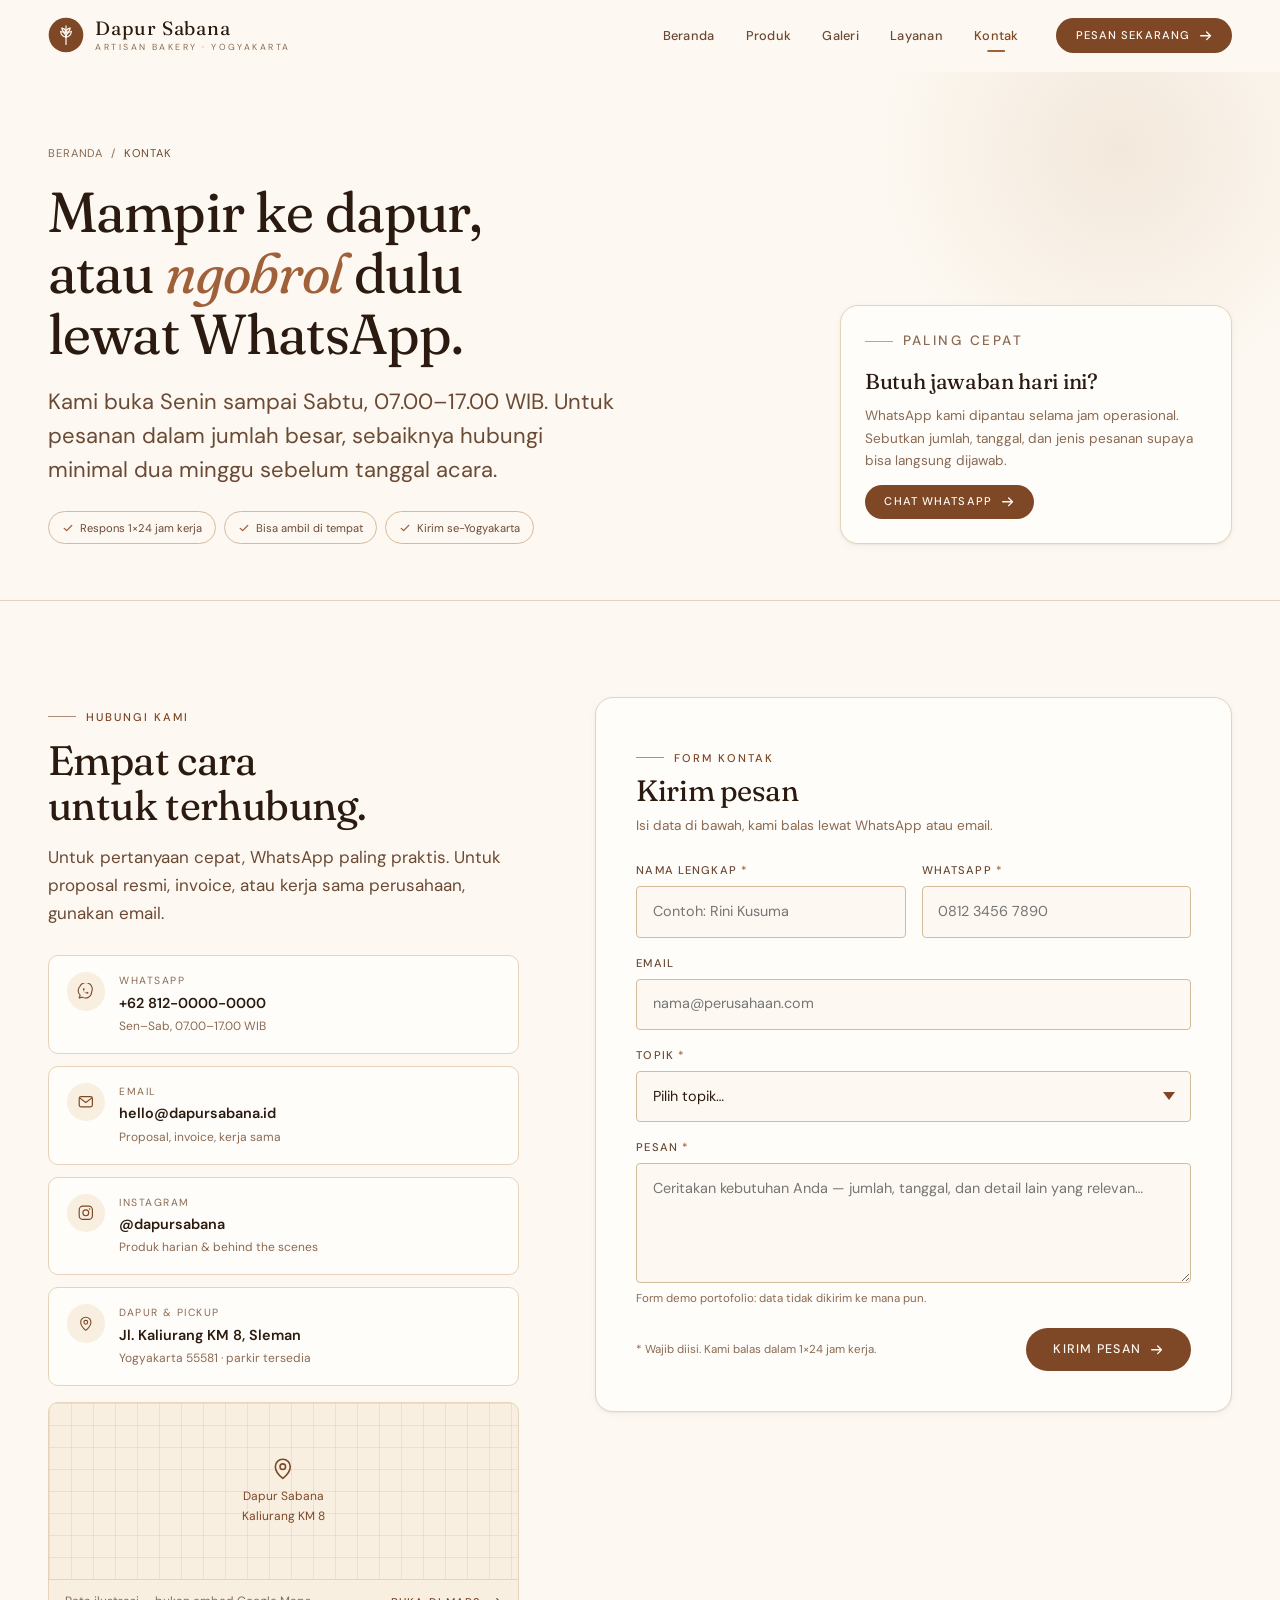
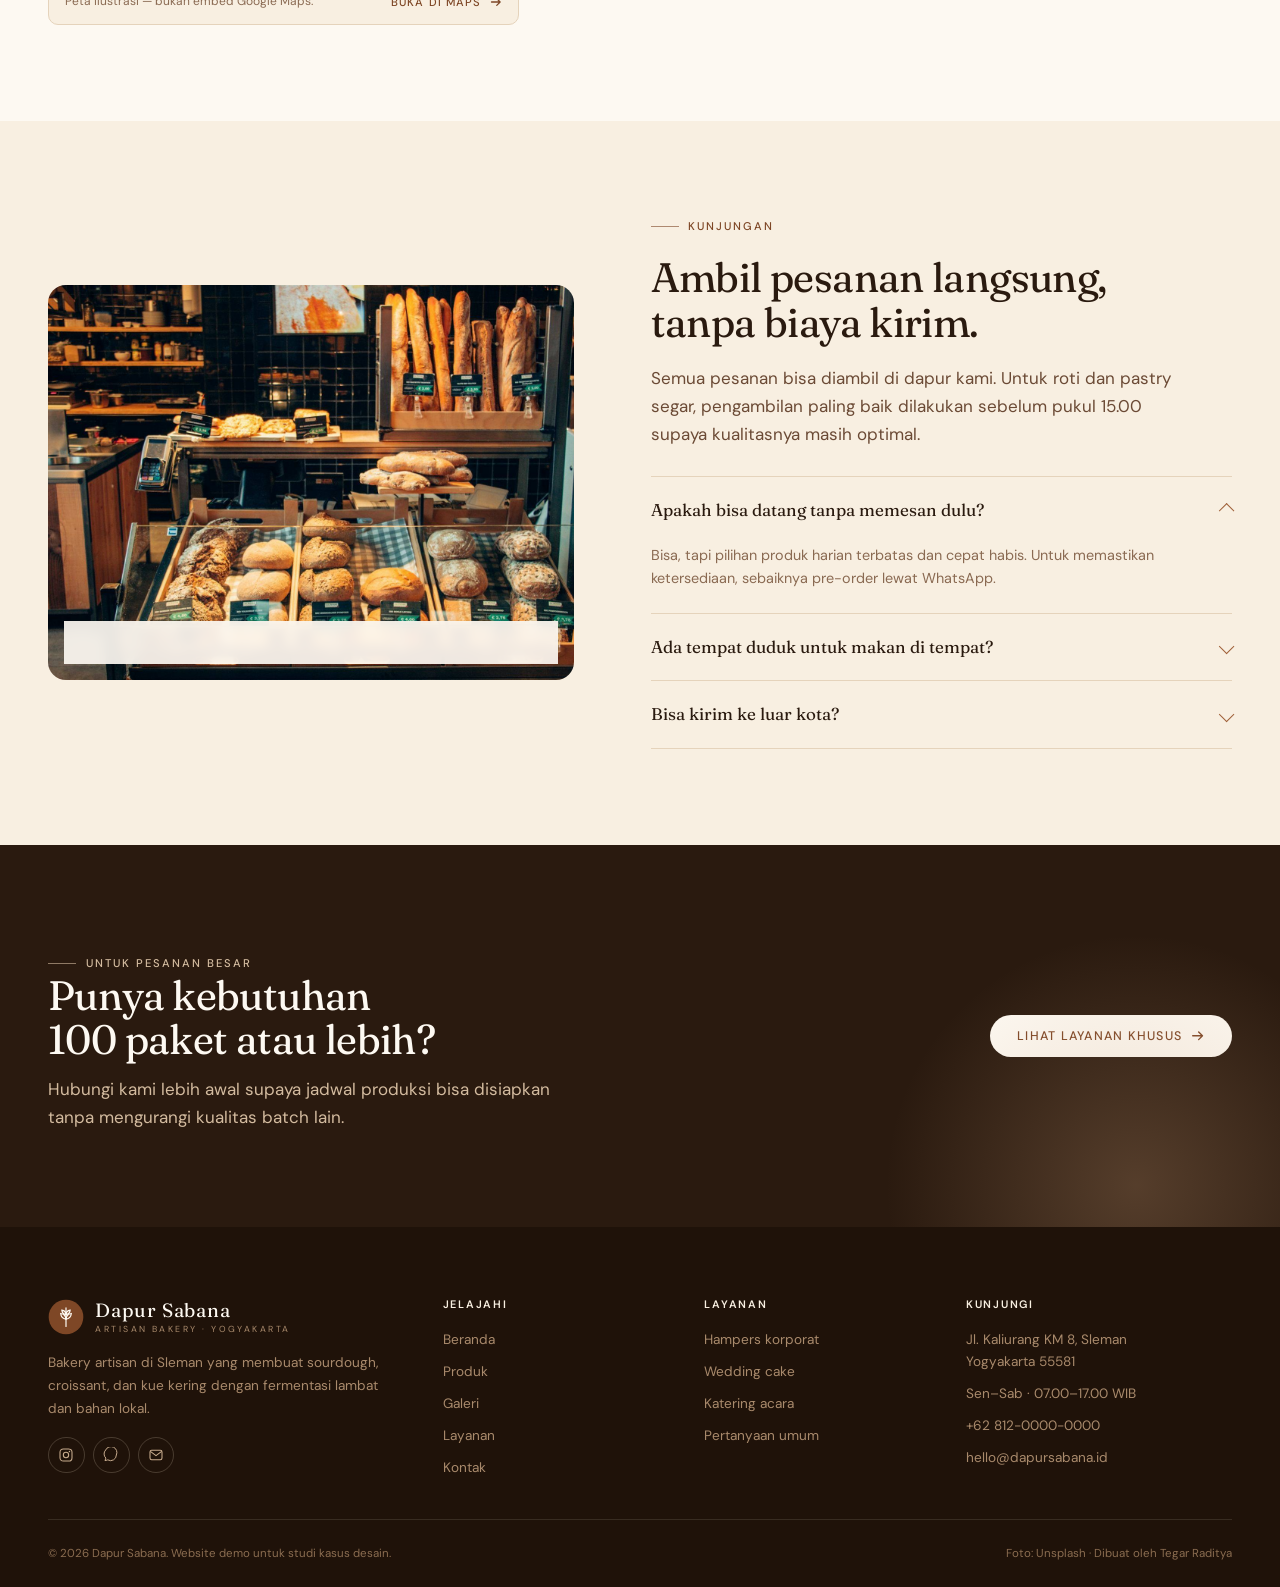
<file: kontak.html>
<!DOCTYPE html>
<html lang="id">
<head>
<meta charset="utf-8">
<meta name="viewport" content="width=device-width, initial-scale=1">
<title>Kontak &amp; Kunjungan — Dapur Sabana</title>
<meta name="description" content="Hubungi Dapur Sabana di Sleman, Yogyakarta. WhatsApp, email, alamat dapur, dan jam operasional. Form konsultasi pesanan korporat dan acara.">
<meta name="theme-color" content="#2a1a0f">
<link rel="icon" href="assets/img/favicon.svg" type="image/svg+xml">
<link rel="preconnect" href="https://fonts.googleapis.com">
<link rel="preconnect" href="https://fonts.gstatic.com" crossorigin>
<link rel="stylesheet" href="https://fonts.googleapis.com/css2?family=DM+Sans:wght@400;500;600&family=Fraunces:ital,opsz,wght@0,9..144,300..600;1,9..144,300..500&display=swap">
<link rel="stylesheet" href="assets/css/style.css">
<script>document.documentElement.classList.add('js')</script>
</head>
<body>

<a class="skip-link" href="#main">Langsung ke konten</a>

<header class="site-header">
  <div class="container">
    <a class="brand" href="index.html" aria-label="Dapur Sabana — beranda">
      <svg class="brand__mark" viewBox="0 0 40 40" aria-hidden="true" focusable="false">
        <circle cx="20" cy="20" r="19.25" fill="#7e4726"/>
        <g fill="none" stroke="#fdf9f2" stroke-width="1.35" stroke-linecap="round">
          <path d="M20 30.5V15.5"/>
          <path d="M20 22.5c-3.4-.6-5.6-3-5.9-6.4 3.3.5 5.6 3 5.9 6.4Z"/>
          <path d="M20 22.5c3.4-.6 5.6-3 5.9-6.4-3.3.5-5.6 3-5.9 6.4Z"/>
          <path d="M20 17.4c-2.7-.5-4.4-2.4-4.6-5 2.6.4 4.4 2.3 4.6 5Z"/>
          <path d="M20 17.4c2.7-.5 4.4-2.4 4.6-5-2.6.4-4.4 2.3-4.6 5Z"/>
          <path d="M20 15.4V9.9"/>
        </g>
      </svg>
      <span class="brand__text">
        <span class="brand__name">Dapur Sabana</span>
        <span class="brand__tag">Artisan bakery · Yogyakarta</span>
      </span>
    </a>

    <nav class="nav" id="nav" aria-label="Navigasi utama">
      <a href="index.html">Beranda</a>
      <a href="index.html#produk">Produk</a>
      <a href="galeri.html">Galeri</a>
      <a href="layanan.html">Layanan</a>
      <a href="kontak.html" aria-current="page">Kontak</a>
    </nav>

    <a class="btn btn--sm header-cta" href="#form">
      Pesan sekarang
      <svg viewBox="0 0 16 16" aria-hidden="true"><path d="M2 8h11M9 3.5 13.5 8 9 12.5" fill="none" stroke="currentColor" stroke-width="1.6" stroke-linecap="round" stroke-linejoin="round"/></svg>
    </a>

    <button class="nav-toggle" type="button" aria-expanded="false" aria-controls="nav" aria-label="Buka menu">
      <span></span>
    </button>
  </div>
</header>

<main id="main">

  <!-- ══════════ PAGE HERO ══════════ -->
  <section class="page-hero">
    <div class="container page-hero__grid">
      <div>
        <nav class="breadcrumb" aria-label="Breadcrumb">
          <a href="index.html">Beranda</a>
          <span aria-hidden="true">/</span>
          <span aria-current="page">Kontak</span>
        </nav>

        <h1>Mampir ke dapur, atau <em>ngobrol</em> dulu lewat WhatsApp.</h1>
        <p class="page-hero__lede">
          Kami buka Senin sampai Sabtu, 07.00–17.00 WIB. Untuk pesanan dalam jumlah besar,
          sebaiknya hubungi minimal dua minggu sebelum tanggal acara.
        </p>

        <div class="badges">
          <span class="badge">
            <svg viewBox="0 0 16 16" aria-hidden="true"><path d="m3 8.5 3.2 3L13 4.5" fill="none" stroke="currentColor" stroke-width="1.8" stroke-linecap="round" stroke-linejoin="round"/></svg>
            Respons 1×24 jam kerja
          </span>
          <span class="badge">
            <svg viewBox="0 0 16 16" aria-hidden="true"><path d="m3 8.5 3.2 3L13 4.5" fill="none" stroke="currentColor" stroke-width="1.8" stroke-linecap="round" stroke-linejoin="round"/></svg>
            Bisa ambil di tempat
          </span>
          <span class="badge">
            <svg viewBox="0 0 16 16" aria-hidden="true"><path d="m3 8.5 3.2 3L13 4.5" fill="none" stroke="currentColor" stroke-width="1.8" stroke-linecap="round" stroke-linejoin="round"/></svg>
            Kirim se-Yogyakarta
          </span>
        </div>
      </div>

      <aside class="page-hero__aside reveal">
        <p class="eyebrow" style="margin-bottom:.35rem">Paling cepat</p>
        <h2 style="font-size:1.35rem">Butuh jawaban hari ini?</h2>
        <p>WhatsApp kami dipantau selama jam operasional. Sebutkan jumlah, tanggal, dan jenis pesanan supaya bisa langsung dijawab.</p>
        <a class="btn btn--sm" href="https://wa.me/6281200000000" target="_blank" rel="noopener" style="justify-self:start">
          Chat WhatsApp
          <svg viewBox="0 0 16 16" aria-hidden="true"><path d="M2 8h11M9 3.5 13.5 8 9 12.5" fill="none" stroke="currentColor" stroke-width="1.6" stroke-linecap="round" stroke-linejoin="round"/></svg>
        </a>
      </aside>
    </div>
  </section>

  <!-- ══════════ CONTACT INFO + FORM ══════════ -->
  <section class="section" id="form">
    <div class="container contact-grid">

      <div class="reveal">
        <p class="eyebrow">Hubungi kami</p>
        <h2 style="font-size:var(--step-3);margin:.75rem 0 1rem">Empat cara untuk terhubung.</h2>
        <p style="max-width:30rem">
          Untuk pertanyaan cepat, WhatsApp paling praktis. Untuk proposal resmi,
          invoice, atau kerja sama perusahaan, gunakan email.
        </p>

        <div class="contact-list" style="margin-top:1.75rem">
          <a class="contact-card" href="https://wa.me/6281200000000" target="_blank" rel="noopener">
            <span class="contact-card__icon">
              <svg viewBox="0 0 24 24" aria-hidden="true"><path d="M4 4.5A8.5 8.5 0 0 1 20 12a8.5 8.5 0 0 1-12.8 7.3L3 20.5l1.3-3.9A8.5 8.5 0 0 1 4 4.5Z" fill="none" stroke="currentColor" stroke-width="1.5" stroke-linejoin="round"/><path d="M8.6 9.2c.3 2 2 3.7 4 4l1.1-1.2 1.9.8v1.6c-1.9.5-4-.4-5.6-2-1.5-1.6-2.3-3.6-1.7-5.4h1.5l.8 1.9-1.1 1.2" fill="currentColor"/></svg>
            </span>
            <span>
              <span class="contact-card__label">WhatsApp</span>
              <span class="contact-card__value">+62 812-0000-0000</span>
              <span class="contact-card__note">Sen–Sab, 07.00–17.00 WIB</span>
            </span>
          </a>

          <a class="contact-card" href="mailto:hello@dapursabana.id">
            <span class="contact-card__icon">
              <svg viewBox="0 0 24 24" aria-hidden="true"><rect x="3" y="5" width="18" height="14" rx="2.5" fill="none" stroke="currentColor" stroke-width="1.6"/><path d="m4 7 8 6 8-6" fill="none" stroke="currentColor" stroke-width="1.6" stroke-linecap="round" stroke-linejoin="round"/></svg>
            </span>
            <span>
              <span class="contact-card__label">Email</span>
              <span class="contact-card__value">hello@dapursabana.id</span>
              <span class="contact-card__note">Proposal, invoice, kerja sama</span>
            </span>
          </a>

          <a class="contact-card" href="https://instagram.com/" target="_blank" rel="noopener">
            <span class="contact-card__icon">
              <svg viewBox="0 0 24 24" aria-hidden="true"><rect x="3" y="3" width="18" height="18" rx="5" fill="none" stroke="currentColor" stroke-width="1.6"/><circle cx="12" cy="12" r="4" fill="none" stroke="currentColor" stroke-width="1.6"/><circle cx="17.2" cy="6.8" r="1.1" fill="currentColor"/></svg>
            </span>
            <span>
              <span class="contact-card__label">Instagram</span>
              <span class="contact-card__value">@dapursabana</span>
              <span class="contact-card__note">Produk harian &amp; behind the scenes</span>
            </span>
          </a>

          <div class="contact-card">
            <span class="contact-card__icon">
              <svg viewBox="0 0 24 24" aria-hidden="true"><path d="M12 21s7-5.6 7-11a7 7 0 1 0-14 0c0 5.4 7 11 7 11Z" fill="none" stroke="currentColor" stroke-width="1.5" stroke-linejoin="round"/><circle cx="12" cy="10" r="2.6" fill="none" stroke="currentColor" stroke-width="1.5"/></svg>
            </span>
            <span>
              <span class="contact-card__label">Dapur &amp; pickup</span>
              <span class="contact-card__value">Jl. Kaliurang KM 8, Sleman</span>
              <span class="contact-card__note">Yogyakarta 55581 · parkir tersedia</span>
            </span>
          </div>
        </div>

        <!-- Map placeholder -->
        <div class="map-card">
          <div class="map-card__canvas">
            <div class="map-card__pin">
              <svg viewBox="0 0 24 24" aria-hidden="true"><path d="M12 21s7-5.6 7-11a7 7 0 1 0-14 0c0 5.4 7 11 7 11Z" fill="none" stroke="currentColor" stroke-width="1.5" stroke-linejoin="round"/><circle cx="12" cy="10" r="2.6" fill="none" stroke="currentColor" stroke-width="1.5"/></svg>
              <span>Dapur Sabana<br>Kaliurang KM 8</span>
            </div>
          </div>
          <div class="map-card__foot">
            <span>Peta ilustrasi — bukan embed Google Maps.</span>
            <a class="link-arrow" href="https://maps.google.com/?q=Kaliurang+KM+8+Sleman" target="_blank" rel="noopener" style="border-bottom:0;padding:0;font-size:.7rem">
              Buka di Maps
              <svg width="12" height="12" viewBox="0 0 16 16" aria-hidden="true"><path d="M2 8h11M9 3.5 13.5 8 9 12.5" fill="none" stroke="currentColor" stroke-width="1.7" stroke-linecap="round" stroke-linejoin="round"/></svg>
            </a>
          </div>
        </div>
      </div>

      <form class="form-card reveal" data-demo-form novalidate>
        <p class="eyebrow" style="margin-bottom:.5rem">Form kontak</p>
        <h2 style="font-size:var(--step-2);margin-bottom:.5rem">Kirim pesan</h2>
        <p style="font-size:.85rem;color:var(--ink-muted);margin-bottom:1.5rem">
          Isi data di bawah, kami balas lewat WhatsApp atau email.
        </p>

        <div class="form-grid">
          <div class="field">
            <label for="name">Nama lengkap <span class="req">*</span></label>
            <input id="name" name="name" type="text" autocomplete="name" required placeholder="Contoh: Rini Kusuma">
          </div>
          <div class="field">
            <label for="phone">WhatsApp <span class="req">*</span></label>
            <input id="phone" name="phone" type="tel" autocomplete="tel" required placeholder="0812 3456 7890" pattern="[0-9+\-\s]{8,20}">
          </div>
          <div class="field field--full">
            <label for="email">Email</label>
            <input id="email" name="email" type="email" autocomplete="email" placeholder="nama@perusahaan.com">
          </div>
          <div class="field field--full">
            <label for="topic">Topik <span class="req">*</span></label>
            <select id="topic" name="topic" required>
              <option value="">Pilih topik…</option>
              <option value="pesanan">Pesanan produk harian</option>
              <option value="korporat">Hampers / pesanan korporat</option>
              <option value="acara">Wedding atau katering acara</option>
              <option value="lain">Pertanyaan lain</option>
            </select>
          </div>
          <div class="field field--full">
            <label for="message">Pesan <span class="req">*</span></label>
            <textarea id="message" name="message" required placeholder="Ceritakan kebutuhan Anda — jumlah, tanggal, dan detail lain yang relevan…"></textarea>
            <span class="field__hint">Form demo portofolio: data tidak dikirim ke mana pun.</span>
          </div>
        </div>

        <div class="form-actions">
          <p class="form-note">* Wajib diisi. Kami balas dalam 1×24 jam kerja.</p>
          <button class="btn" type="submit">
            Kirim pesan
            <svg viewBox="0 0 16 16" aria-hidden="true"><path d="M2 8h11M9 3.5 13.5 8 9 12.5" fill="none" stroke="currentColor" stroke-width="1.6" stroke-linecap="round" stroke-linejoin="round"/></svg>
          </button>
        </div>

        <p class="form-status" data-form-status></p>
      </form>

    </div>
  </section>

  <!-- ══════════ VISIT ══════════ -->
  <section class="section section--cream">
    <div class="container about__grid">
      <div class="about__media reveal" style="aspect-ratio:4/3">
        <img src="assets/img/bakery-interior.jpg" width="1400" height="1042"
             alt="Interior bakery dengan meja kayu, rak roti, dan pencahayaan hangat"
             loading="lazy" decoding="async">
        <p class="about__caption">Dapur produksi kami di Kaliurang KM 8 — terbuka untuk pickup.</p>
      </div>

      <div class="about__body reveal">
        <p class="eyebrow">Kunjungan</p>
        <h2>Ambil pesanan langsung, tanpa biaya kirim.</h2>
        <p>
          Semua pesanan bisa diambil di dapur kami. Untuk roti dan pastry segar,
          pengambilan paling baik dilakukan sebelum pukul 15.00 supaya kualitasnya masih optimal.
        </p>

        <div class="faq" style="width:100%;margin-top:.5rem">
          <details open>
            <summary>Apakah bisa datang tanpa memesan dulu?</summary>
            <p>Bisa, tapi pilihan produk harian terbatas dan cepat habis. Untuk memastikan ketersediaan, sebaiknya pre-order lewat WhatsApp.</p>
          </details>
          <details>
            <summary>Ada tempat duduk untuk makan di tempat?</summary>
            <p>Ada area kecil dengan empat meja. Kami tidak menyediakan menu minuman lengkap — fokus kami tetap produksi dan pickup pesanan.</p>
          </details>
          <details>
            <summary>Bisa kirim ke luar kota?</summary>
            <p>Produk kering seperti kue kering dan hampers bisa dikirim ke seluruh Indonesia. Roti dan pastry segar hanya untuk Yogyakarta dan sekitarnya.</p>
          </details>
        </div>
      </div>
    </div>
  </section>

  <!-- ══════════ CTA ══════════ -->
  <section class="section cta-band">
    <div class="container cta-band__inner">
      <div class="reveal">
        <p class="eyebrow">Untuk pesanan besar</p>
        <h2>Punya kebutuhan 100 paket atau lebih?</h2>
        <p>Hubungi kami lebih awal supaya jadwal produksi bisa disiapkan tanpa mengurangi kualitas batch lain.</p>
      </div>
      <a class="btn btn--light reveal" href="layanan.html">
        Lihat layanan khusus
        <svg viewBox="0 0 16 16" aria-hidden="true"><path d="M2 8h11M9 3.5 13.5 8 9 12.5" fill="none" stroke="currentColor" stroke-width="1.6" stroke-linecap="round" stroke-linejoin="round"/></svg>
      </a>
    </div>
  </section>

</main>

<footer class="site-footer">
  <div class="container">
    <div class="footer__grid">
      <div class="footer__brand">
        <a class="brand" href="index.html" aria-label="Dapur Sabana — beranda">
          <svg class="brand__mark" viewBox="0 0 40 40" aria-hidden="true" focusable="false">
            <circle cx="20" cy="20" r="19.25" fill="#7e4726"/>
            <g fill="none" stroke="#fdf9f2" stroke-width="1.35" stroke-linecap="round">
              <path d="M20 30.5V15.5"/>
              <path d="M20 22.5c-3.4-.6-5.6-3-5.9-6.4 3.3.5 5.6 3 5.9 6.4Z"/>
              <path d="M20 22.5c3.4-.6 5.6-3 5.9-6.4-3.3.5-5.6 3-5.9 6.4Z"/>
              <path d="M20 17.4c-2.7-.5-4.4-2.4-4.6-5 2.6.4 4.4 2.3 4.6 5Z"/>
              <path d="M20 17.4c2.7-.5 4.4-2.4 4.6-5-2.6.4-4.4 2.3-4.6 5Z"/>
              <path d="M20 15.4V9.9"/>
            </g>
          </svg>
          <span class="brand__text">
            <span class="brand__name">Dapur Sabana</span>
            <span class="brand__tag">Artisan bakery · Yogyakarta</span>
          </span>
        </a>
        <p class="footer__about">
          Bakery artisan di Sleman yang membuat sourdough, croissant, dan kue kering
          dengan fermentasi lambat dan bahan lokal.
        </p>
        <div class="footer__social">
          <a href="https://instagram.com/" aria-label="Instagram Dapur Sabana" target="_blank" rel="noopener">
            <svg viewBox="0 0 24 24" aria-hidden="true"><rect x="3" y="3" width="18" height="18" rx="5" fill="none" stroke="currentColor" stroke-width="1.6"/><circle cx="12" cy="12" r="4" fill="none" stroke="currentColor" stroke-width="1.6"/><circle cx="17.2" cy="6.8" r="1.1" fill="currentColor"/></svg>
          </a>
          <a href="https://wa.me/6281200000000" aria-label="WhatsApp Dapur Sabana" target="_blank" rel="noopener">
            <svg viewBox="0 0 24 24" aria-hidden="true"><path d="M4 4.5A8.5 8.5 0 0 1 20 12a8.5 8.5 0 0 1-12.8 7.3L3 20.5l1.3-3.9A8.5 8.5 0 0 1 4 4.5Z" fill="none" stroke="currentColor" stroke-width="1.5" stroke-linejoin="round"/></svg>
          </a>
          <a href="mailto:hello@dapursabana.id" aria-label="Email Dapur Sabana">
            <svg viewBox="0 0 24 24" aria-hidden="true"><rect x="3" y="5" width="18" height="14" rx="2.5" fill="none" stroke="currentColor" stroke-width="1.6"/><path d="m4 7 8 6 8-6" fill="none" stroke="currentColor" stroke-width="1.6" stroke-linecap="round" stroke-linejoin="round"/></svg>
          </a>
        </div>
      </div>

      <div class="footer__col">
        <h3>Jelajahi</h3>
        <ul>
          <li><a href="index.html">Beranda</a></li>
          <li><a href="index.html#produk">Produk</a></li>
          <li><a href="galeri.html">Galeri</a></li>
          <li><a href="layanan.html">Layanan</a></li>
          <li><a href="kontak.html">Kontak</a></li>
        </ul>
      </div>

      <div class="footer__col">
        <h3>Layanan</h3>
        <ul>
          <li><a href="layanan.html#hampers">Hampers korporat</a></li>
          <li><a href="layanan.html#wedding">Wedding cake</a></li>
          <li><a href="layanan.html#katering">Katering acara</a></li>
          <li><a href="layanan.html#faq">Pertanyaan umum</a></li>
        </ul>
      </div>

      <div class="footer__col">
        <h3>Kunjungi</h3>
        <ul>
          <li>Jl. Kaliurang KM 8, Sleman<br>Yogyakarta 55581</li>
          <li>Sen–Sab · 07.00–17.00 WIB</li>
          <li><a href="tel:+6281200000000">+62 812-0000-0000</a></li>
          <li><a href="mailto:hello@dapursabana.id">hello@dapursabana.id</a></li>
        </ul>
      </div>
    </div>

    <div class="footer__bottom">
      <p>© <span data-year>2026</span> Dapur Sabana. Website demo untuk studi kasus desain.</p>
      <p>Foto: Unsplash · Dibuat oleh Tegar Raditya</p>
    </div>
  </div>
</footer>

<script src="assets/js/main.js" defer></script>
</body>
</html>
</file>
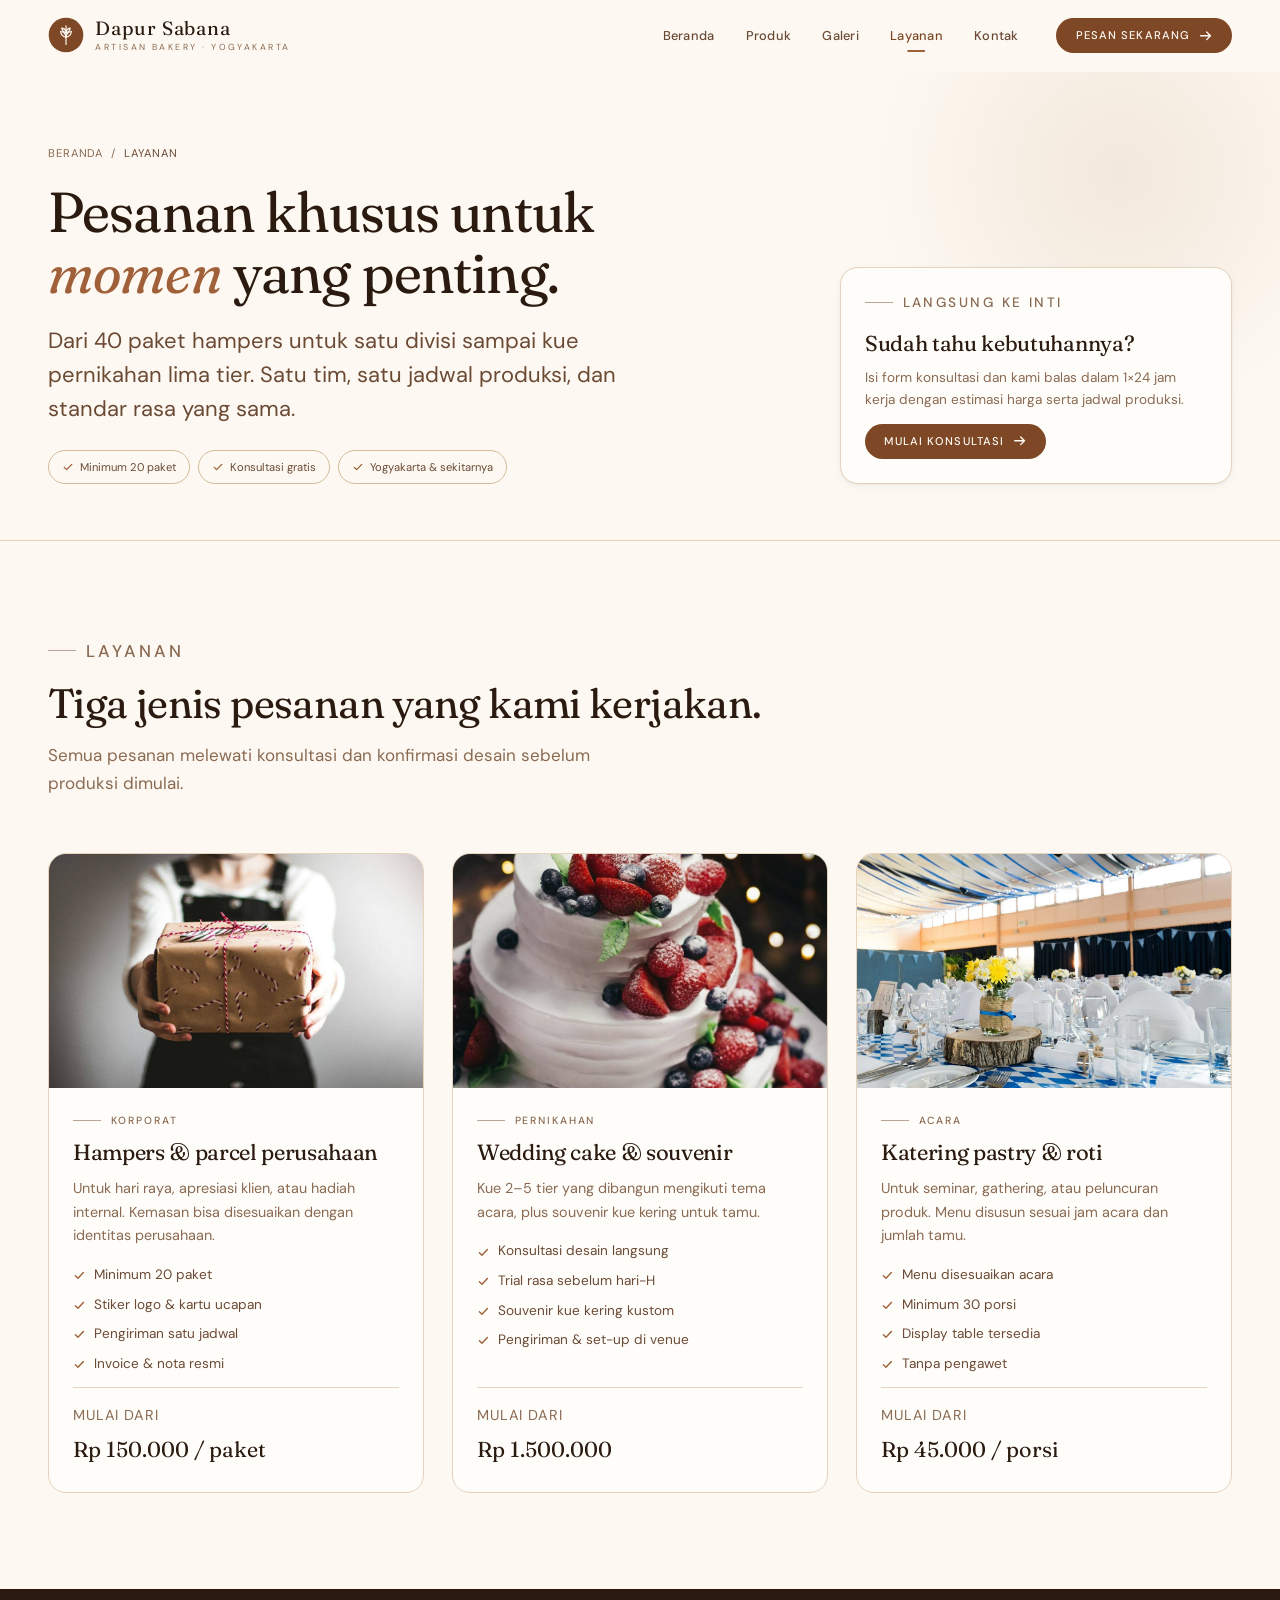
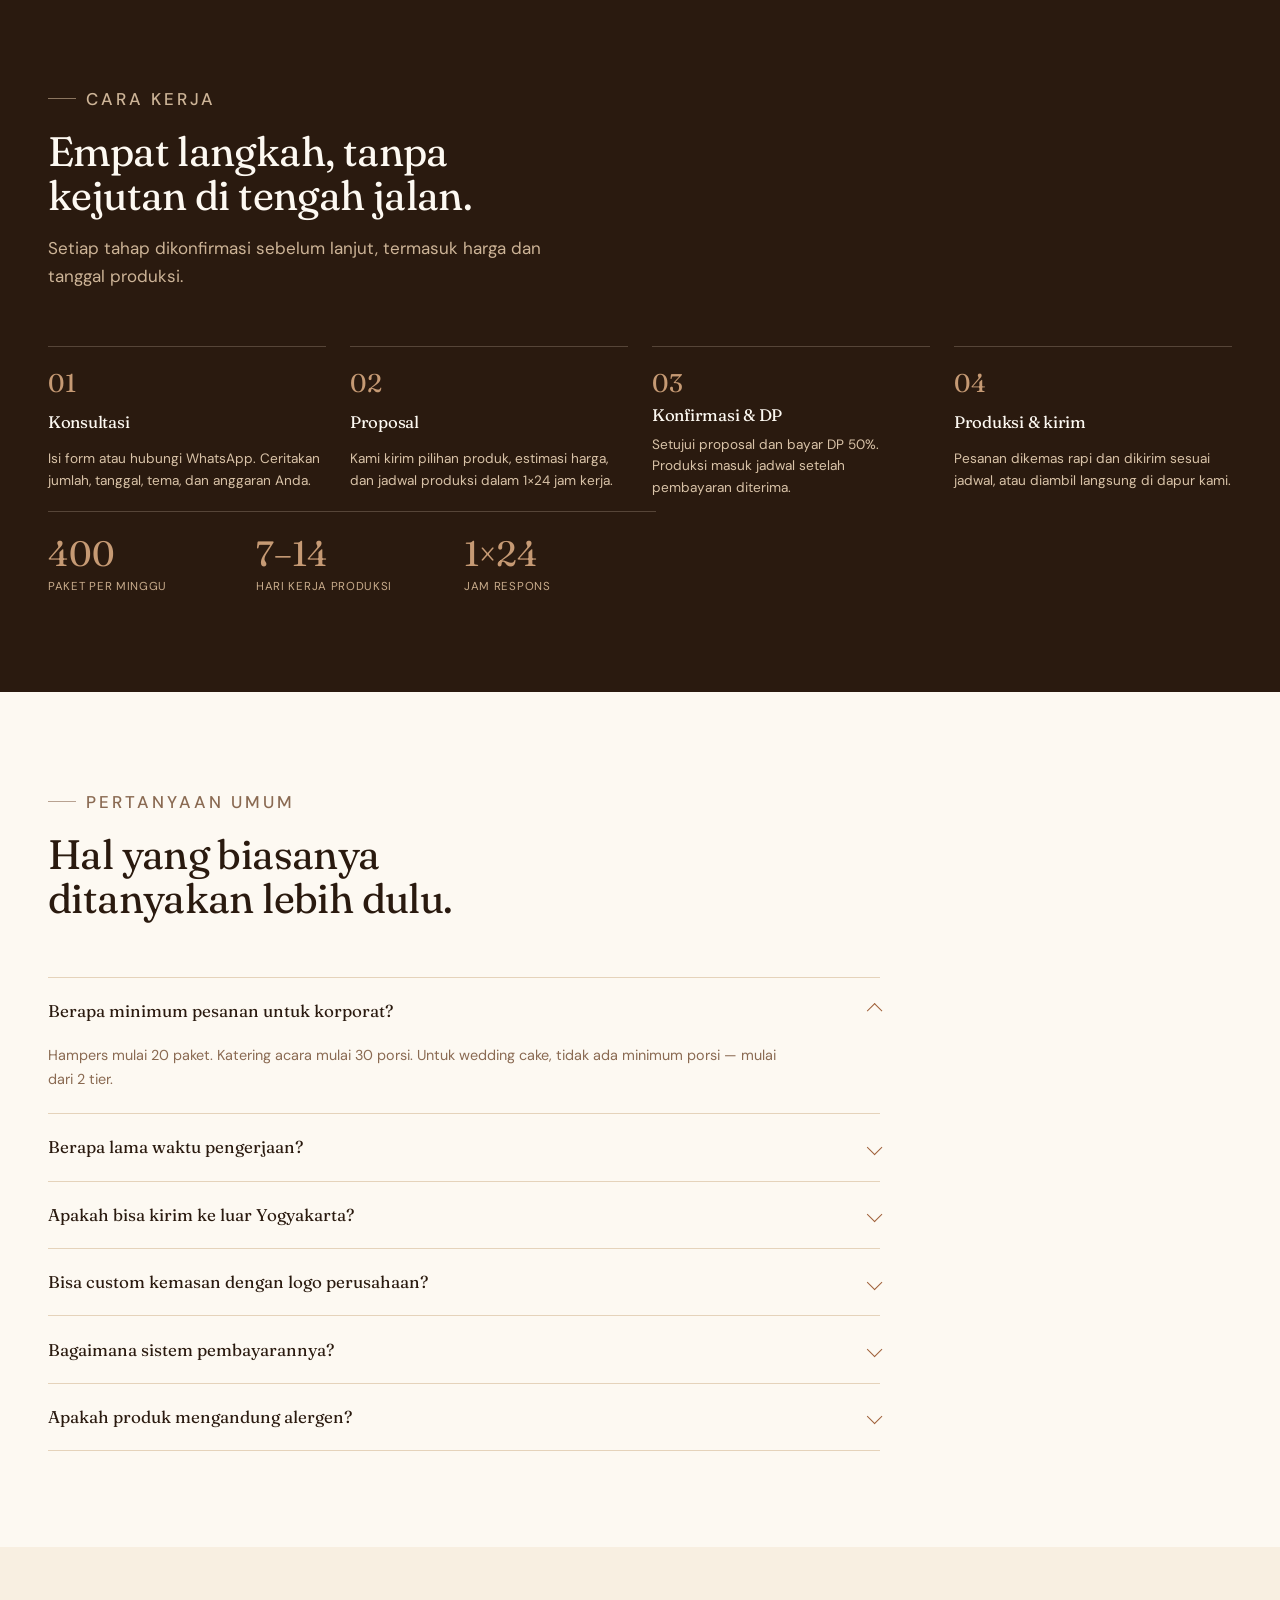
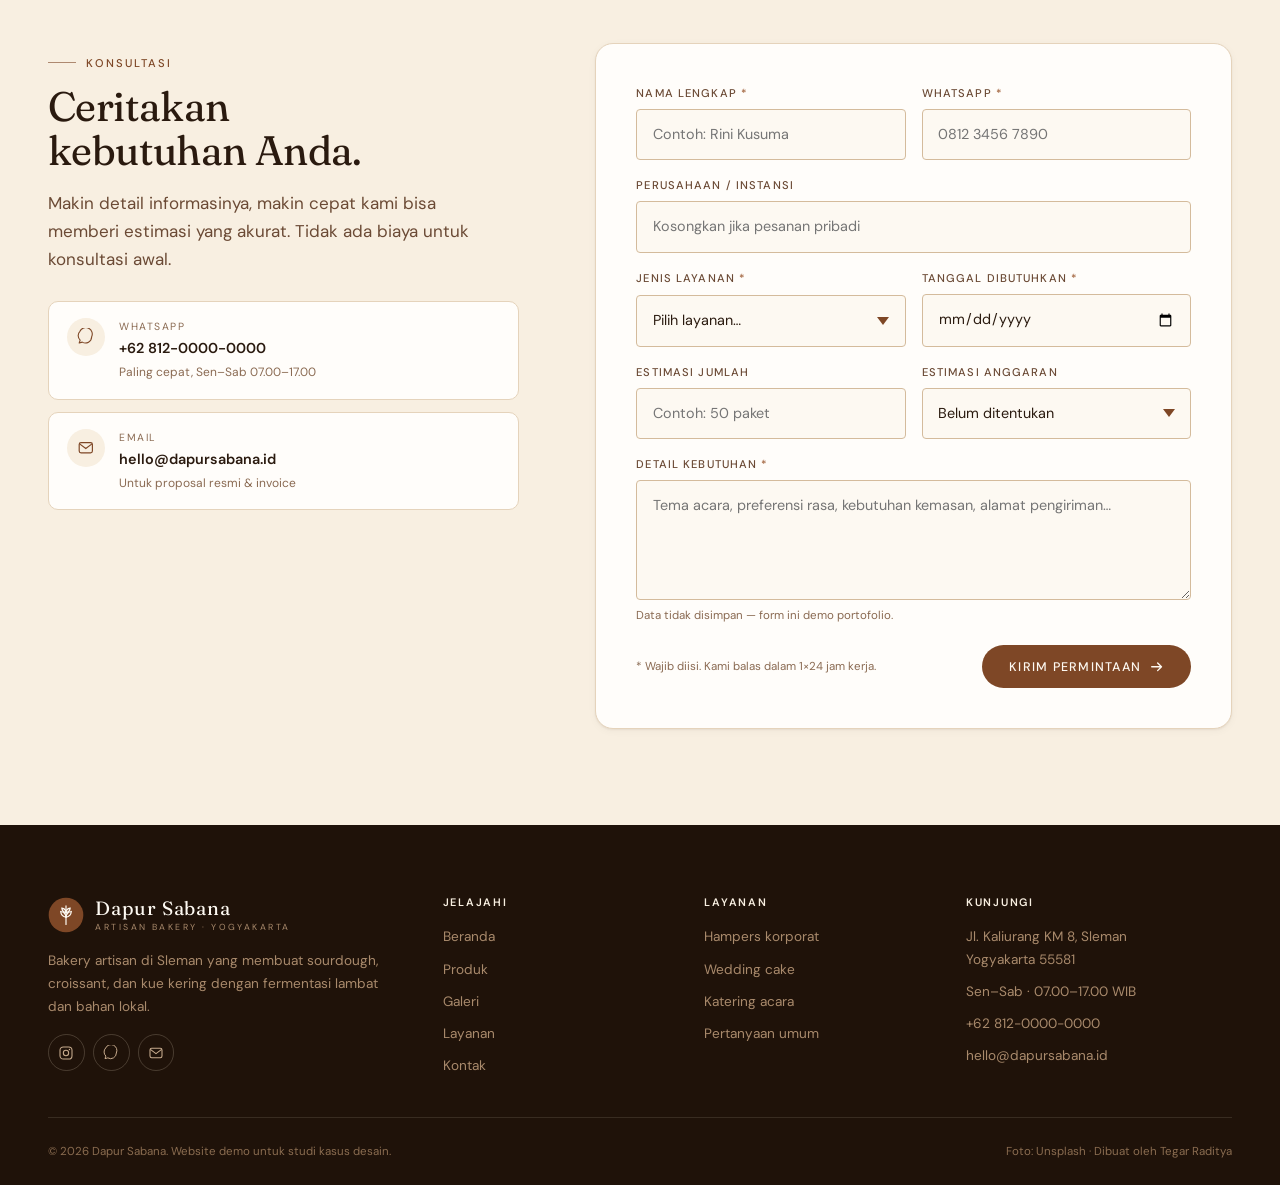
<file: layanan.html>
<!DOCTYPE html>
<html lang="id">
<head>
<meta charset="utf-8">
<meta name="viewport" content="width=device-width, initial-scale=1">
<title>Layanan Pesanan Khusus — Dapur Sabana</title>
<meta name="description" content="Hampers korporat mulai 20 paket, wedding cake 2–5 tier, dan katering pastry untuk acara. Konsultasi gratis, respons 1×24 jam kerja.">
<meta name="theme-color" content="#2a1a0f">
<link rel="icon" href="assets/img/favicon.svg" type="image/svg+xml">
<link rel="preconnect" href="https://fonts.googleapis.com">
<link rel="preconnect" href="https://fonts.gstatic.com" crossorigin>
<link rel="stylesheet" href="https://fonts.googleapis.com/css2?family=DM+Sans:wght@400;500;600&family=Fraunces:ital,opsz,wght@0,9..144,300..600;1,9..144,300..500&display=swap">
<link rel="stylesheet" href="assets/css/style.css">
<script>document.documentElement.classList.add('js')</script>
</head>
<body>

<a class="skip-link" href="#main">Langsung ke konten</a>

<header class="site-header">
  <div class="container">
    <a class="brand" href="index.html" aria-label="Dapur Sabana — beranda">
      <svg class="brand__mark" viewBox="0 0 40 40" aria-hidden="true" focusable="false">
        <circle cx="20" cy="20" r="19.25" fill="#7e4726"/>
        <g fill="none" stroke="#fdf9f2" stroke-width="1.35" stroke-linecap="round">
          <path d="M20 30.5V15.5"/>
          <path d="M20 22.5c-3.4-.6-5.6-3-5.9-6.4 3.3.5 5.6 3 5.9 6.4Z"/>
          <path d="M20 22.5c3.4-.6 5.6-3 5.9-6.4-3.3.5-5.6 3-5.9 6.4Z"/>
          <path d="M20 17.4c-2.7-.5-4.4-2.4-4.6-5 2.6.4 4.4 2.3 4.6 5Z"/>
          <path d="M20 17.4c2.7-.5 4.4-2.4 4.6-5-2.6.4-4.4 2.3-4.6 5Z"/>
          <path d="M20 15.4V9.9"/>
        </g>
      </svg>
      <span class="brand__text">
        <span class="brand__name">Dapur Sabana</span>
        <span class="brand__tag">Artisan bakery · Yogyakarta</span>
      </span>
    </a>

    <nav class="nav" id="nav" aria-label="Navigasi utama">
      <a href="index.html">Beranda</a>
      <a href="index.html#produk">Produk</a>
      <a href="galeri.html">Galeri</a>
      <a href="layanan.html" aria-current="page">Layanan</a>
      <a href="kontak.html">Kontak</a>
    </nav>

    <a class="btn btn--sm header-cta" href="#form">
      Pesan sekarang
      <svg viewBox="0 0 16 16" aria-hidden="true"><path d="M2 8h11M9 3.5 13.5 8 9 12.5" fill="none" stroke="currentColor" stroke-width="1.6" stroke-linecap="round" stroke-linejoin="round"/></svg>
    </a>

    <button class="nav-toggle" type="button" aria-expanded="false" aria-controls="nav" aria-label="Buka menu">
      <span></span>
    </button>
  </div>
</header>

<main id="main">

  <!-- ══════════ PAGE HERO ══════════ -->
  <section class="page-hero">
    <div class="container page-hero__grid">
      <div>
        <nav class="breadcrumb" aria-label="Breadcrumb">
          <a href="index.html">Beranda</a>
          <span aria-hidden="true">/</span>
          <span aria-current="page">Layanan</span>
        </nav>

        <h1>Pesanan khusus untuk <em>momen</em> yang penting.</h1>
        <p class="page-hero__lede">
          Dari 40 paket hampers untuk satu divisi sampai kue pernikahan lima tier.
          Satu tim, satu jadwal produksi, dan standar rasa yang sama.
        </p>

        <div class="badges">
          <span class="badge">
            <svg viewBox="0 0 16 16" aria-hidden="true"><path d="m3 8.5 3.2 3L13 4.5" fill="none" stroke="currentColor" stroke-width="1.8" stroke-linecap="round" stroke-linejoin="round"/></svg>
            Minimum 20 paket
          </span>
          <span class="badge">
            <svg viewBox="0 0 16 16" aria-hidden="true"><path d="m3 8.5 3.2 3L13 4.5" fill="none" stroke="currentColor" stroke-width="1.8" stroke-linecap="round" stroke-linejoin="round"/></svg>
            Konsultasi gratis
          </span>
          <span class="badge">
            <svg viewBox="0 0 16 16" aria-hidden="true"><path d="m3 8.5 3.2 3L13 4.5" fill="none" stroke="currentColor" stroke-width="1.8" stroke-linecap="round" stroke-linejoin="round"/></svg>
            Yogyakarta &amp; sekitarnya
          </span>
        </div>
      </div>

      <aside class="page-hero__aside reveal">
        <p class="eyebrow" style="margin-bottom:.35rem">Langsung ke inti</p>
        <h2 style="font-size:1.35rem">Sudah tahu kebutuhannya?</h2>
        <p>Isi form konsultasi dan kami balas dalam 1×24 jam kerja dengan estimasi harga serta jadwal produksi.</p>
        <a class="btn btn--sm" href="#form" style="justify-self:start">
          Mulai konsultasi
          <svg viewBox="0 0 16 16" aria-hidden="true"><path d="M2 8h11M9 3.5 13.5 8 9 12.5" fill="none" stroke="currentColor" stroke-width="1.6" stroke-linecap="round" stroke-linejoin="round"/></svg>
        </a>
      </aside>
    </div>
  </section>

  <!-- ══════════ SERVICES ══════════ -->
  <section class="section">
    <div class="container">
      <div class="section-head reveal">
        <p class="eyebrow">Layanan</p>
        <h2>Tiga jenis pesanan yang kami kerjakan.</h2>
        <p>Semua pesanan melewati konsultasi dan konfirmasi desain sebelum produksi dimulai.</p>
      </div>

      <div class="service-grid">
        <article class="service reveal" id="hampers">
          <div class="service__media">
            <img src="assets/img/gallery-hampers.jpg" width="1200" height="800"
                 alt="Kotak hadiah kraft dengan pita merah dipegang oleh dua tangan"
                 loading="lazy" decoding="async">
          </div>
          <div class="service__body">
            <p class="eyebrow" style="font-size:.65rem">Korporat</p>
            <h3>Hampers &amp; parcel perusahaan</h3>
            <p>Untuk hari raya, apresiasi klien, atau hadiah internal. Kemasan bisa disesuaikan dengan identitas perusahaan.</p>
            <ul class="service__list">
              <li><svg viewBox="0 0 16 16" aria-hidden="true"><path d="m3 8.5 3.2 3L13 4.5" fill="none" stroke="currentColor" stroke-width="1.8" stroke-linecap="round" stroke-linejoin="round"/></svg>Minimum 20 paket</li>
              <li><svg viewBox="0 0 16 16" aria-hidden="true"><path d="m3 8.5 3.2 3L13 4.5" fill="none" stroke="currentColor" stroke-width="1.8" stroke-linecap="round" stroke-linejoin="round"/></svg>Stiker logo &amp; kartu ucapan</li>
              <li><svg viewBox="0 0 16 16" aria-hidden="true"><path d="m3 8.5 3.2 3L13 4.5" fill="none" stroke="currentColor" stroke-width="1.8" stroke-linecap="round" stroke-linejoin="round"/></svg>Pengiriman satu jadwal</li>
              <li><svg viewBox="0 0 16 16" aria-hidden="true"><path d="m3 8.5 3.2 3L13 4.5" fill="none" stroke="currentColor" stroke-width="1.8" stroke-linecap="round" stroke-linejoin="round"/></svg>Invoice &amp; nota resmi</li>
            </ul>
            <p class="service__price">Mulai dari <b>Rp 150.000 / paket</b></p>
          </div>
        </article>

        <article class="service reveal" id="wedding" style="--delay:90ms">
          <div class="service__media">
            <img src="assets/img/gallery-wedding.jpg" width="936" height="1400"
                 alt="Kue pernikahan putih berlapis dengan hiasan stroberi dan blueberry"
                 loading="lazy" decoding="async">
          </div>
          <div class="service__body">
            <p class="eyebrow" style="font-size:.65rem">Pernikahan</p>
            <h3>Wedding cake &amp; souvenir</h3>
            <p>Kue 2–5 tier yang dibangun mengikuti tema acara, plus souvenir kue kering untuk tamu.</p>
            <ul class="service__list">
              <li><svg viewBox="0 0 16 16" aria-hidden="true"><path d="m3 8.5 3.2 3L13 4.5" fill="none" stroke="currentColor" stroke-width="1.8" stroke-linecap="round" stroke-linejoin="round"/></svg>Konsultasi desain langsung</li>
              <li><svg viewBox="0 0 16 16" aria-hidden="true"><path d="m3 8.5 3.2 3L13 4.5" fill="none" stroke="currentColor" stroke-width="1.8" stroke-linecap="round" stroke-linejoin="round"/></svg>Trial rasa sebelum hari-H</li>
              <li><svg viewBox="0 0 16 16" aria-hidden="true"><path d="m3 8.5 3.2 3L13 4.5" fill="none" stroke="currentColor" stroke-width="1.8" stroke-linecap="round" stroke-linejoin="round"/></svg>Souvenir kue kering kustom</li>
              <li><svg viewBox="0 0 16 16" aria-hidden="true"><path d="m3 8.5 3.2 3L13 4.5" fill="none" stroke="currentColor" stroke-width="1.8" stroke-linecap="round" stroke-linejoin="round"/></svg>Pengiriman &amp; set-up di venue</li>
            </ul>
            <p class="service__price">Mulai dari <b>Rp 1.500.000</b></p>
          </div>
        </article>

        <article class="service reveal" id="katering" style="--delay:180ms">
          <div class="service__media">
            <img src="assets/img/gallery-catering.jpg" width="1400" height="934"
                 alt="Meja katering panjang dengan taplak putih dan dekorasi bunga"
                 loading="lazy" decoding="async">
          </div>
          <div class="service__body">
            <p class="eyebrow" style="font-size:.65rem">Acara</p>
            <h3>Katering pastry &amp; roti</h3>
            <p>Untuk seminar, gathering, atau peluncuran produk. Menu disusun sesuai jam acara dan jumlah tamu.</p>
            <ul class="service__list">
              <li><svg viewBox="0 0 16 16" aria-hidden="true"><path d="m3 8.5 3.2 3L13 4.5" fill="none" stroke="currentColor" stroke-width="1.8" stroke-linecap="round" stroke-linejoin="round"/></svg>Menu disesuaikan acara</li>
              <li><svg viewBox="0 0 16 16" aria-hidden="true"><path d="m3 8.5 3.2 3L13 4.5" fill="none" stroke="currentColor" stroke-width="1.8" stroke-linecap="round" stroke-linejoin="round"/></svg>Minimum 30 porsi</li>
              <li><svg viewBox="0 0 16 16" aria-hidden="true"><path d="m3 8.5 3.2 3L13 4.5" fill="none" stroke="currentColor" stroke-width="1.8" stroke-linecap="round" stroke-linejoin="round"/></svg>Display table tersedia</li>
              <li><svg viewBox="0 0 16 16" aria-hidden="true"><path d="m3 8.5 3.2 3L13 4.5" fill="none" stroke="currentColor" stroke-width="1.8" stroke-linecap="round" stroke-linejoin="round"/></svg>Tanpa pengawet</li>
            </ul>
            <p class="service__price">Mulai dari <b>Rp 45.000 / porsi</b></p>
          </div>
        </article>
      </div>
    </div>
  </section>

  <!-- ══════════ PROCESS ══════════ -->
  <section class="section section--dark">
    <div class="container">
      <div class="section-head reveal">
        <p class="eyebrow">Cara kerja</p>
        <h2>Empat langkah, tanpa kejutan di tengah jalan.</h2>
        <p>Setiap tahap dikonfirmasi sebelum lanjut, termasuk harga dan tanggal produksi.</p>
      </div>

      <div class="process">
        <div class="process__step reveal" style="--delay:0ms">
          <h3>Konsultasi</h3>
          <p>Isi form atau hubungi WhatsApp. Ceritakan jumlah, tanggal, tema, dan anggaran Anda.</p>
        </div>
        <div class="process__step reveal" style="--delay:80ms">
          <h3>Proposal</h3>
          <p>Kami kirim pilihan produk, estimasi harga, dan jadwal produksi dalam 1×24 jam kerja.</p>
        </div>
        <div class="process__step reveal" style="--delay:160ms">
          <h3>Konfirmasi &amp; DP</h3>
          <p>Setujui proposal dan bayar DP 50%. Produksi masuk jadwal setelah pembayaran diterima.</p>
        </div>
        <div class="process__step reveal" style="--delay:240ms">
          <h3>Produksi &amp; kirim</h3>
          <p>Pesanan dikemas rapi dan dikirim sesuai jadwal, atau diambil langsung di dapur kami.</p>
        </div>
      </div>

      <div class="about__stats" style="max-width:38rem;border-color:rgba(239,224,201,.22)">
        <div class="about__stat">
          <strong style="color:var(--clay-400)">400</strong>
          <span style="color:#c9ac8c">Paket per minggu</span>
        </div>
        <div class="about__stat">
          <strong style="color:var(--clay-400)">7–14</strong>
          <span style="color:#c9ac8c">Hari kerja produksi</span>
        </div>
        <div class="about__stat">
          <strong style="color:var(--clay-400)">1×24</strong>
          <span style="color:#c9ac8c">Jam respons</span>
        </div>
      </div>
    </div>
  </section>

  <!-- ══════════ FAQ ══════════ -->
  <section class="section" id="faq">
    <div class="container">
      <div class="section-head reveal">
        <p class="eyebrow">Pertanyaan umum</p>
        <h2>Hal yang biasanya ditanyakan lebih dulu.</h2>
      </div>

      <div class="faq reveal">
        <details open>
          <summary>Berapa minimum pesanan untuk korporat?</summary>
          <p>Hampers mulai 20 paket. Katering acara mulai 30 porsi. Untuk wedding cake, tidak ada minimum porsi — mulai dari 2 tier.</p>
        </details>
        <details>
          <summary>Berapa lama waktu pengerjaan?</summary>
          <p>Hampers 7–14 hari kerja. Wedding cake minimal dua minggu sebelum acara. Katering acara 5–7 hari kerja. Pesanan mendadak bisa kami cek ketersediaannya, tapi tidak dijamin.</p>
        </details>
        <details>
          <summary>Apakah bisa kirim ke luar Yogyakarta?</summary>
          <p>Untuk produk kering seperti kue kering dan hampers, kami kirim ke seluruh Indonesia lewat kurir. Produk segar seperti roti dan croissant hanya untuk Yogyakarta dan sekitarnya.</p>
        </details>
        <details>
          <summary>Bisa custom kemasan dengan logo perusahaan?</summary>
          <p>Bisa. Tersedia stiker logo, pita kustom, dan kartu ucapan berlogo. Minimal 50 paket untuk cetak kemasan khusus.</p>
        </details>
        <details>
          <summary>Bagaimana sistem pembayarannya?</summary>
          <p>DP 50% saat konfirmasi, pelunasan H-3 sebelum pengiriman. Pembayaran lewat transfer bank atau dompet digital, dan invoice resmi tersedia untuk perusahaan.</p>
        </details>
        <details>
          <summary>Apakah produk mengandung alergen?</summary>
          <p>Semua produk mengandung gluten. Sebagian besar mengandung susu dan telur. Kami belum bisa menjamin bebas kontaminasi silang, jadi mohon informasikan alergi saat konsultasi.</p>
        </details>
      </div>
    </div>
  </section>

  <!-- ══════════ FORM ══════════ -->
  <section class="section section--cream" id="form">
    <div class="container contact-grid">
      <div class="reveal">
        <p class="eyebrow">Konsultasi</p>
        <h2 style="font-size:var(--step-3);margin:.75rem 0 1rem">Ceritakan kebutuhan Anda.</h2>
        <p style="max-width:30rem">
          Makin detail informasinya, makin cepat kami bisa memberi estimasi yang akurat.
          Tidak ada biaya untuk konsultasi awal.
        </p>

        <div class="contact-list" style="margin-top:1.75rem">
          <a class="contact-card" href="https://wa.me/6281200000000" target="_blank" rel="noopener">
            <span class="contact-card__icon">
              <svg viewBox="0 0 24 24" aria-hidden="true"><path d="M4 4.5A8.5 8.5 0 0 1 20 12a8.5 8.5 0 0 1-12.8 7.3L3 20.5l1.3-3.9A8.5 8.5 0 0 1 4 4.5Z" fill="none" stroke="currentColor" stroke-width="1.5" stroke-linejoin="round"/></svg>
            </span>
            <span>
              <span class="contact-card__label">WhatsApp</span>
              <span class="contact-card__value">+62 812-0000-0000</span>
              <span class="contact-card__note">Paling cepat, Sen–Sab 07.00–17.00</span>
            </span>
          </a>

          <a class="contact-card" href="mailto:hello@dapursabana.id">
            <span class="contact-card__icon">
              <svg viewBox="0 0 24 24" aria-hidden="true"><rect x="3" y="5" width="18" height="14" rx="2.5" fill="none" stroke="currentColor" stroke-width="1.6"/><path d="m4 7 8 6 8-6" fill="none" stroke="currentColor" stroke-width="1.6" stroke-linecap="round" stroke-linejoin="round"/></svg>
            </span>
            <span>
              <span class="contact-card__label">Email</span>
              <span class="contact-card__value">hello@dapursabana.id</span>
              <span class="contact-card__note">Untuk proposal resmi &amp; invoice</span>
            </span>
          </a>
        </div>
      </div>

      <form class="form-card reveal" data-demo-form novalidate>
        <div class="form-grid">
          <div class="field">
            <label for="name">Nama lengkap <span class="req">*</span></label>
            <input id="name" name="name" type="text" autocomplete="name" required placeholder="Contoh: Rini Kusuma">
          </div>
          <div class="field">
            <label for="phone">WhatsApp <span class="req">*</span></label>
            <input id="phone" name="phone" type="tel" autocomplete="tel" required placeholder="0812 3456 7890" pattern="[0-9+\-\s]{8,20}">
          </div>
          <div class="field field--full">
            <label for="company">Perusahaan / instansi</label>
            <input id="company" name="company" type="text" autocomplete="organization" placeholder="Kosongkan jika pesanan pribadi">
          </div>
          <div class="field">
            <label for="service">Jenis layanan <span class="req">*</span></label>
            <select id="service" name="service" required>
              <option value="">Pilih layanan…</option>
              <option value="hampers">Hampers &amp; parcel korporat</option>
              <option value="wedding">Wedding cake &amp; souvenir</option>
              <option value="katering">Katering pastry &amp; roti</option>
              <option value="lain">Lainnya</option>
            </select>
          </div>
          <div class="field">
            <label for="date">Tanggal dibutuhkan <span class="req">*</span></label>
            <input id="date" name="date" type="date" required>
          </div>
          <div class="field">
            <label for="qty">Estimasi jumlah</label>
            <input id="qty" name="qty" type="text" inputmode="numeric" placeholder="Contoh: 50 paket">
          </div>
          <div class="field">
            <label for="budget">Estimasi anggaran</label>
            <select id="budget" name="budget">
              <option value="">Belum ditentukan</option>
              <option>Di bawah Rp 5 juta</option>
              <option>Rp 5–15 juta</option>
              <option>Rp 15–50 juta</option>
              <option>Di atas Rp 50 juta</option>
            </select>
          </div>
          <div class="field field--full">
            <label for="message">Detail kebutuhan <span class="req">*</span></label>
            <textarea id="message" name="message" required placeholder="Tema acara, preferensi rasa, kebutuhan kemasan, alamat pengiriman…"></textarea>
            <span class="field__hint">Data tidak disimpan — form ini demo portofolio.</span>
          </div>
        </div>

        <div class="form-actions">
          <p class="form-note">* Wajib diisi. Kami balas dalam 1×24 jam kerja.</p>
          <button class="btn" type="submit">
            Kirim permintaan
            <svg viewBox="0 0 16 16" aria-hidden="true"><path d="M2 8h11M9 3.5 13.5 8 9 12.5" fill="none" stroke="currentColor" stroke-width="1.6" stroke-linecap="round" stroke-linejoin="round"/></svg>
          </button>
        </div>

        <p class="form-status" data-form-status></p>
      </form>
    </div>
  </section>

</main>

<footer class="site-footer">
  <div class="container">
    <div class="footer__grid">
      <div class="footer__brand">
        <a class="brand" href="index.html" aria-label="Dapur Sabana — beranda">
          <svg class="brand__mark" viewBox="0 0 40 40" aria-hidden="true" focusable="false">
            <circle cx="20" cy="20" r="19.25" fill="#7e4726"/>
            <g fill="none" stroke="#fdf9f2" stroke-width="1.35" stroke-linecap="round">
              <path d="M20 30.5V15.5"/>
              <path d="M20 22.5c-3.4-.6-5.6-3-5.9-6.4 3.3.5 5.6 3 5.9 6.4Z"/>
              <path d="M20 22.5c3.4-.6 5.6-3 5.9-6.4-3.3.5-5.6 3-5.9 6.4Z"/>
              <path d="M20 17.4c-2.7-.5-4.4-2.4-4.6-5 2.6.4 4.4 2.3 4.6 5Z"/>
              <path d="M20 17.4c2.7-.5 4.4-2.4 4.6-5-2.6.4-4.4 2.3-4.6 5Z"/>
              <path d="M20 15.4V9.9"/>
            </g>
          </svg>
          <span class="brand__text">
            <span class="brand__name">Dapur Sabana</span>
            <span class="brand__tag">Artisan bakery · Yogyakarta</span>
          </span>
        </a>
        <p class="footer__about">
          Bakery artisan di Sleman yang membuat sourdough, croissant, dan kue kering
          dengan fermentasi lambat dan bahan lokal.
        </p>
        <div class="footer__social">
          <a href="https://instagram.com/" aria-label="Instagram Dapur Sabana" target="_blank" rel="noopener">
            <svg viewBox="0 0 24 24" aria-hidden="true"><rect x="3" y="3" width="18" height="18" rx="5" fill="none" stroke="currentColor" stroke-width="1.6"/><circle cx="12" cy="12" r="4" fill="none" stroke="currentColor" stroke-width="1.6"/><circle cx="17.2" cy="6.8" r="1.1" fill="currentColor"/></svg>
          </a>
          <a href="https://wa.me/6281200000000" aria-label="WhatsApp Dapur Sabana" target="_blank" rel="noopener">
            <svg viewBox="0 0 24 24" aria-hidden="true"><path d="M4 4.5A8.5 8.5 0 0 1 20 12a8.5 8.5 0 0 1-12.8 7.3L3 20.5l1.3-3.9A8.5 8.5 0 0 1 4 4.5Z" fill="none" stroke="currentColor" stroke-width="1.5" stroke-linejoin="round"/></svg>
          </a>
          <a href="mailto:hello@dapursabana.id" aria-label="Email Dapur Sabana">
            <svg viewBox="0 0 24 24" aria-hidden="true"><rect x="3" y="5" width="18" height="14" rx="2.5" fill="none" stroke="currentColor" stroke-width="1.6"/><path d="m4 7 8 6 8-6" fill="none" stroke="currentColor" stroke-width="1.6" stroke-linecap="round" stroke-linejoin="round"/></svg>
          </a>
        </div>
      </div>

      <div class="footer__col">
        <h3>Jelajahi</h3>
        <ul>
          <li><a href="index.html">Beranda</a></li>
          <li><a href="index.html#produk">Produk</a></li>
          <li><a href="galeri.html">Galeri</a></li>
          <li><a href="layanan.html">Layanan</a></li>
          <li><a href="kontak.html">Kontak</a></li>
        </ul>
      </div>

      <div class="footer__col">
        <h3>Layanan</h3>
        <ul>
          <li><a href="layanan.html#hampers">Hampers korporat</a></li>
          <li><a href="layanan.html#wedding">Wedding cake</a></li>
          <li><a href="layanan.html#katering">Katering acara</a></li>
          <li><a href="layanan.html#faq">Pertanyaan umum</a></li>
        </ul>
      </div>

      <div class="footer__col">
        <h3>Kunjungi</h3>
        <ul>
          <li>Jl. Kaliurang KM 8, Sleman<br>Yogyakarta 55581</li>
          <li>Sen–Sab · 07.00–17.00 WIB</li>
          <li><a href="tel:+6281200000000">+62 812-0000-0000</a></li>
          <li><a href="mailto:hello@dapursabana.id">hello@dapursabana.id</a></li>
        </ul>
      </div>
    </div>

    <div class="footer__bottom">
      <p>© <span data-year>2026</span> Dapur Sabana. Website demo untuk studi kasus desain.</p>
      <p>Foto: Unsplash · Dibuat oleh Tegar Raditya</p>
    </div>
  </div>
</footer>

<script src="assets/js/main.js" defer></script>
</body>
</html>
</file>
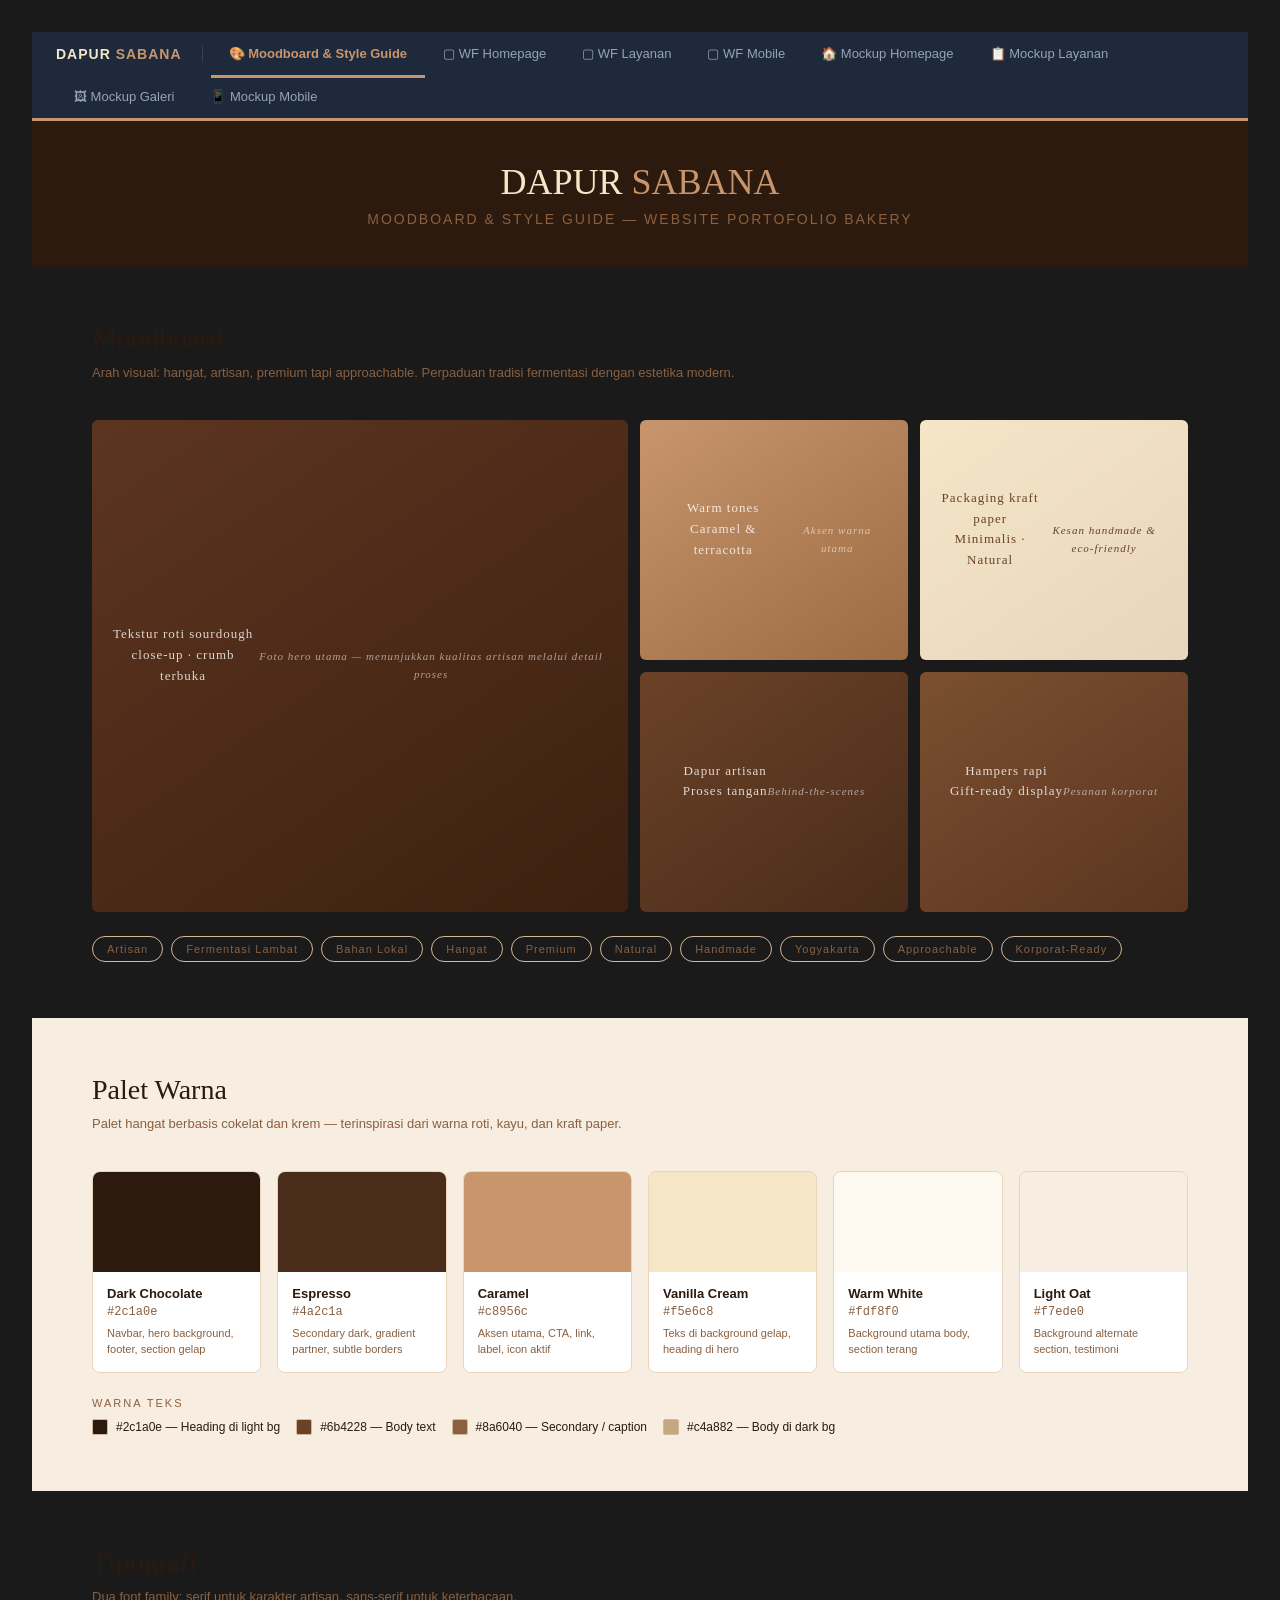
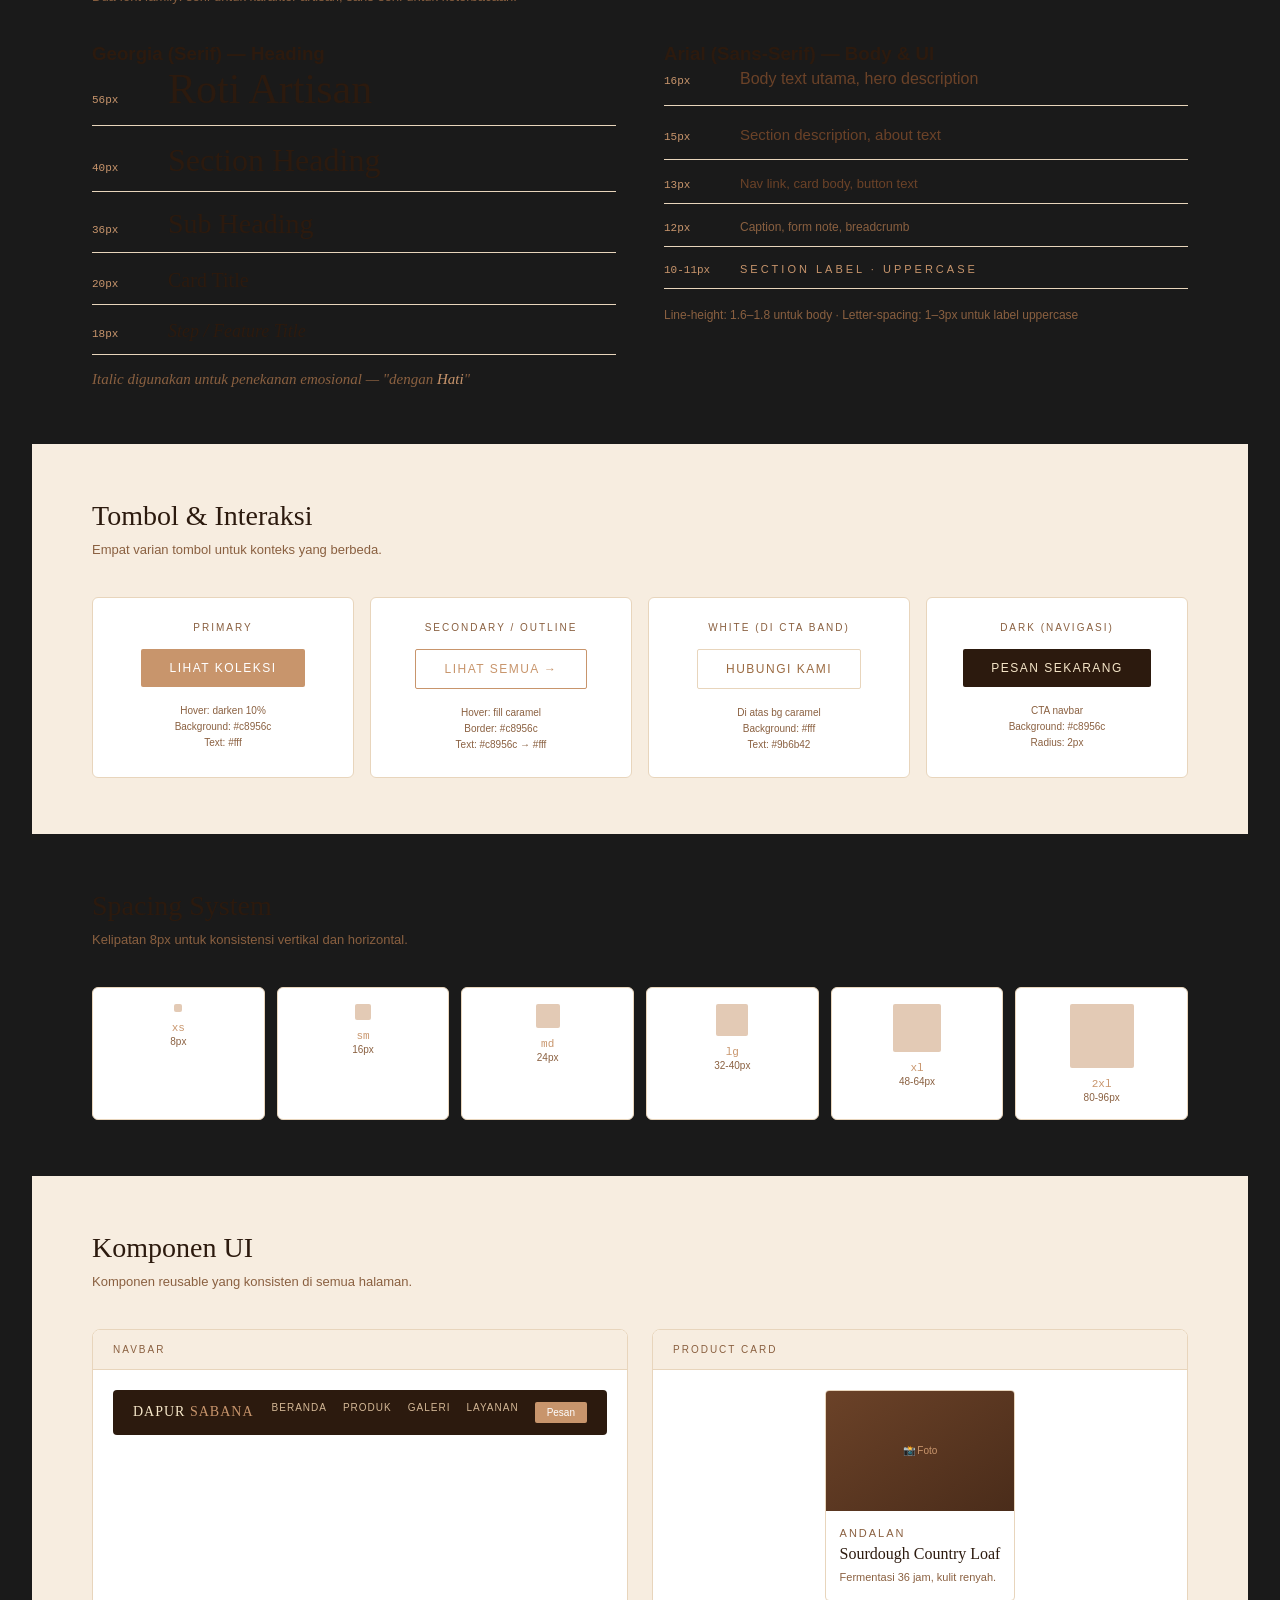
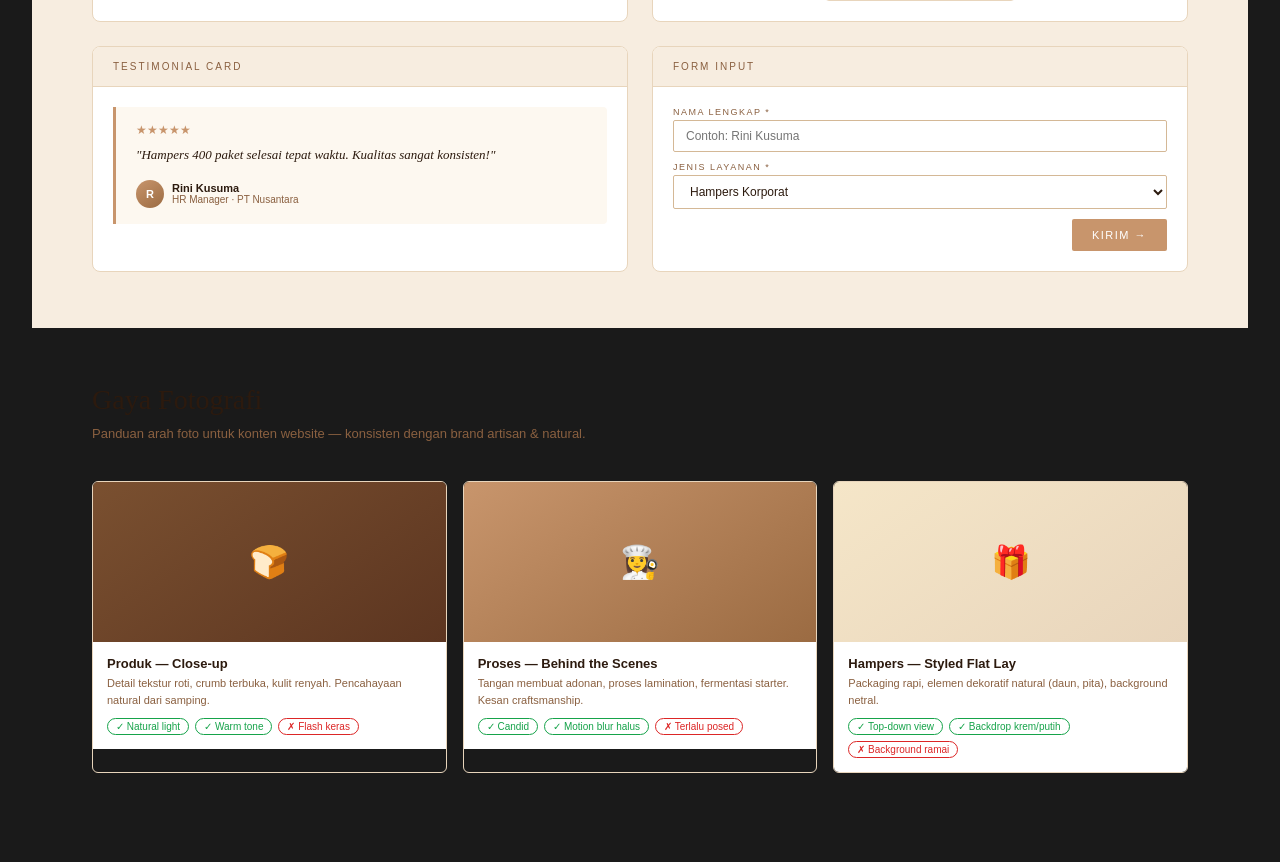
<file: mockup-suite.html>
<!DOCTYPE html>
<html lang="id">
<head>
<meta charset="UTF-8">
<meta name="viewport" content="width=device-width,initial-scale=1">
<title>Dapur Sabana – UI Mockup Suite</title>
<style>
*{margin:0;padding:0;box-sizing:border-box;}
body{font-family:Arial,sans-serif;background:#0f172a;}
#hub{background:#1e293b;border-bottom:3px solid #c8956c;padding:0 24px;display:flex;align-items:center;position:sticky;top:0;z-index:9999;flex-wrap:wrap;}
.brand{font-size:14px;color:#f5e6c8;letter-spacing:1px;font-weight:bold;padding-right:20px;border-right:1px solid #334155;margin-right:8px;}
.brand span{color:#c8956c;}
.hbtn{padding:14px 18px;border:none;background:none;color:#94a3b8;font-size:13px;cursor:pointer;border-bottom:3px solid transparent;margin-bottom:-3px;font-family:Arial,sans-serif;transition:all .15s;}
.hbtn:hover{color:#e2e8f0;}
.hbtn.on{color:#c8956c;border-bottom-color:#c8956c;font-weight:bold;}
.page{display:none;}
.page.on{display:block;}
</style>
</head>
<body>
<div id="hub">
  <div class="brand">DAPUR <span>SABANA</span></div>
  <button class="hbtn on" onclick="sw('sg',this)">&#127912; Moodboard & Style Guide</button>
  <button class="hbtn" onclick="sw('wh',this)">&#9634; WF Homepage</button>
  <button class="hbtn" onclick="sw('wl',this)">&#9634; WF Layanan</button>
  <button class="hbtn" onclick="sw('wm',this)">&#9634; WF Mobile</button>
  <button class="hbtn" onclick="sw('home',this)">&#127968; Mockup Homepage</button>
  <button class="hbtn" onclick="sw('layanan',this)">&#128203; Mockup Layanan</button>
  <button class="hbtn" onclick="sw('galeri',this)">&#128444; Mockup Galeri</button>
  <button class="hbtn" onclick="sw('mobile',this)">&#128241; Mockup Mobile</button>
</div>
<div id="sg" class="page on"><style>
*{margin:0;padding:0;box-sizing:border-box;}
body{font-family:Arial,sans-serif;background:#fdf8f0;color:#2c1a0e;}

/* HEADER */
.header{background:#2c1a0e;padding:40px 60px;text-align:center;}
.header h1{font-family:Georgia,serif;font-size:36px;color:#f5e6c8;font-weight:normal;margin-bottom:8px;}
.header h1 span{color:#c8956c;}
.header p{font-size:14px;color:#8a6040;letter-spacing:2px;text-transform:uppercase;}

/* SECTIONS */
.section{padding:56px 60px;}
.section.alt{background:#f7ede0;}
.section.dark{background:#2c1a0e;color:#f5e6c8;}
.section-title{font-family:Georgia,serif;font-size:28px;font-weight:normal;margin-bottom:8px;}
.section-sub{font-size:13px;color:#8a6040;margin-bottom:36px;line-height:1.6;}
.dark .section-sub{color:#c4a882;}

/* === MOODBOARD === */
.mood-grid{display:grid;grid-template-columns:2fr 1fr 1fr;grid-template-rows:240px 240px;gap:12px;}
.mood-item{border-radius:6px;overflow:hidden;display:flex;align-items:center;justify-content:center;color:rgba(255,255,255,.8);font-size:13px;font-family:Georgia,serif;letter-spacing:1px;text-align:center;line-height:1.6;padding:20px;position:relative;}
.mood-item.span-rows{grid-row:1/3;}
.m-1{background:linear-gradient(145deg,#5c3520,#3d2010);}
.m-2{background:linear-gradient(145deg,#c8956c,#9b6b42);}
.m-3{background:linear-gradient(145deg,#f5e6c8,#e8d5bc);color:#6b4228;}
.m-4{background:linear-gradient(145deg,#6b4228,#4a2c1a);}
.m-5{background:linear-gradient(145deg,#7a5030,#5c3520);}
.mood-keywords{display:flex;flex-wrap:wrap;gap:8px;margin-top:24px;}
.keyword{border:1px solid #d4b896;padding:6px 14px;border-radius:20px;font-size:11px;color:#8a6040;letter-spacing:1px;}

/* === COLORS === */
.color-grid{display:grid;grid-template-columns:repeat(6,1fr);gap:16px;}
.color-card{border-radius:8px;overflow:hidden;border:1px solid #e8d5bc;}
.color-swatch{height:100px;}
.color-info{padding:14px;background:#fff;}
.color-name{font-size:13px;font-weight:bold;margin-bottom:4px;}
.color-hex{font-family:monospace;font-size:12px;color:#8a6040;}
.color-use{font-size:11px;color:#8a6040;margin-top:6px;line-height:1.5;}

/* === TYPOGRAPHY === */
.type-section{display:grid;grid-template-columns:1fr 1fr;gap:48px;margin-top:8px;}
.type-col h3{font-size:14px;letter-spacing:2px;text-transform:uppercase;color:#c8956c;margin-bottom:20px;}
.type-sample{margin-bottom:24px;}
.type-label{font-size:10px;letter-spacing:2px;text-transform:uppercase;color:#8a6040;margin-bottom:6px;}
.type-scale{display:flex;flex-direction:column;gap:16px;}
.type-scale-item{display:flex;align-items:baseline;gap:16px;border-bottom:1px solid #e8d5bc;padding-bottom:12px;}
.type-size{font-family:monospace;font-size:11px;color:#c8956c;min-width:60px;}

/* === BUTTONS === */
.btn-grid{display:grid;grid-template-columns:repeat(4,1fr);gap:16px;margin-top:8px;}
.btn-card{border:1px solid #e8d5bc;border-radius:6px;padding:24px;text-align:center;background:#fff;}
.btn-card .label{font-size:10px;letter-spacing:2px;text-transform:uppercase;color:#8a6040;margin-bottom:16px;}
.btn-demo{display:inline-block;padding:12px 28px;font-family:Arial,sans-serif;font-size:12px;letter-spacing:1.5px;text-transform:uppercase;border-radius:2px;text-decoration:none;margin-bottom:8px;}
.btn-demo.primary{background:#c8956c;color:#fff;border:none;}
.btn-demo.secondary{background:transparent;color:#c8956c;border:1px solid #c8956c;}
.btn-demo.white{background:#fff;color:#9b6b42;border:1px solid #e8d5bc;}
.btn-demo.dark{background:#2c1a0e;color:#f5e6c8;border:none;}
.btn-states{font-size:10px;color:#8a6040;margin-top:8px;line-height:1.6;}

/* === SPACING === */
.spacing-grid{display:grid;grid-template-columns:repeat(6,1fr);gap:12px;margin-top:8px;}
.spacing-card{text-align:center;border:1px solid #e8d5bc;border-radius:6px;padding:16px;background:#fff;}
.spacing-vis{background:#c8956c;margin:0 auto 10px;border-radius:2px;opacity:.5;}
.spacing-label{font-family:monospace;font-size:11px;color:#c8956c;margin-bottom:2px;}
.spacing-px{font-size:10px;color:#8a6040;}

/* === COMPONENTS === */
.comp-grid{display:grid;grid-template-columns:1fr 1fr;gap:24px;margin-top:8px;}
.comp-card{border:1px solid #e8d5bc;border-radius:8px;overflow:hidden;background:#fff;}
.comp-header{font-size:10px;letter-spacing:2px;text-transform:uppercase;color:#8a6040;padding:14px 20px;border-bottom:1px solid #e8d5bc;background:#f7ede0;}
.comp-body{padding:20px;}

/* Nav comp */
.comp-nav{background:#2c1a0e;padding:12px 20px;display:flex;justify-content:space-between;align-items:center;border-radius:4px;}
.comp-nav-logo{font-family:Georgia,serif;font-size:14px;color:#f5e6c8;letter-spacing:1px;}
.comp-nav-logo span{color:#c8956c;}
.comp-nav-links{display:flex;gap:16px;}
.comp-nav-link{font-size:10px;color:#d4b896;letter-spacing:1px;text-transform:uppercase;}
.comp-nav-cta{font-size:10px;background:#c8956c;color:#fff;padding:5px 12px;border-radius:2px;}

/* Card comp */
.comp-product{border:1px solid #e8d5bc;border-radius:4px;overflow:hidden;max-width:220px;}
.comp-product-img{height:120px;background:linear-gradient(145deg,#6b4228,#4a2c1a);display:flex;align-items:center;justify-content:center;color:#c8956c;font-size:10px;}
.comp-product-body{padding:14px;}
.comp-product-tag{font-size:9px;letter-spacing:2px;text-transform:uppercase;color:#c8956c;margin-bottom:4px;}
.comp-product-body h4{font-family:Georgia,serif;font-size:16px;font-weight:normal;margin-bottom:6px;}
.comp-product-body p{font-size:11px;color:#8a6040;line-height:1.5;}

/* Testi comp */
.comp-testi{border-left:3px solid #c8956c;padding:16px 20px;background:#fdf8f0;border-radius:0 4px 4px 0;}
.comp-testi-stars{color:#c8956c;font-size:12px;margin-bottom:8px;}
.comp-testi-quote{font-family:Georgia,serif;font-size:13px;font-style:italic;line-height:1.6;margin-bottom:14px;}
.comp-testi-author{display:flex;align-items:center;gap:8px;}
.comp-testi-avatar{width:28px;height:28px;border-radius:50%;background:linear-gradient(145deg,#c8956c,#9b6b42);display:flex;align-items:center;justify-content:center;color:#fff;font-size:11px;font-weight:bold;}
.comp-testi-name{font-size:11px;font-weight:bold;}
.comp-testi-role{font-size:10px;color:#8a6040;}

/* Form comp */
.comp-form{display:flex;flex-direction:column;gap:10px;}
.comp-field{display:flex;flex-direction:column;gap:3px;}
.comp-field-label{font-size:9px;letter-spacing:1.5px;text-transform:uppercase;color:#8a6040;}
.comp-field-input{border:1px solid #d4b896;border-radius:2px;padding:8px 12px;font-size:12px;background:#fff;outline:none;}
.comp-field-input:focus{border-color:#c8956c;}
.comp-submit{background:#c8956c;color:#fff;padding:10px 20px;border:none;font-size:11px;letter-spacing:1.5px;text-transform:uppercase;border-radius:2px;cursor:pointer;align-self:flex-end;}

/* === PHOTO STYLE === */
.photo-guide{display:grid;grid-template-columns:repeat(3,1fr);gap:16px;margin-top:8px;}
.photo-card{border-radius:6px;overflow:hidden;border:1px solid #e8d5bc;}
.photo-vis{height:160px;display:flex;align-items:center;justify-content:center;font-size:32px;}
.pv-1{background:linear-gradient(145deg,#7a5030,#5c3520);}
.pv-2{background:linear-gradient(145deg,#c8956c,#9b6b42);}
.pv-3{background:linear-gradient(145deg,#f5e6c8,#e8d5bc);}
.photo-desc{padding:14px;background:#fff;}
.photo-desc h4{font-size:13px;font-weight:bold;margin-bottom:4px;}
.photo-desc p{font-size:11px;color:#8a6040;line-height:1.6;}
.do-dont{display:flex;gap:6px;margin-top:8px;flex-wrap:wrap;}
.do{font-size:10px;color:#16a34a;border:1px solid #16a34a;padding:2px 8px;border-radius:10px;}
.dont{font-size:10px;color:#dc2626;border:1px solid #dc2626;padding:2px 8px;border-radius:10px;}
</style>

<!-- HEADER -->
<div class="header">
  <h1>DAPUR <span>SABANA</span></h1>
  <p>Moodboard & Style Guide — Website Portofolio Bakery</p>
</div>

<!-- ═══ MOODBOARD ═══ -->
<div class="section">
  <div class="section-title">Moodboard</div>
  <p class="section-sub">Arah visual: hangat, artisan, premium tapi approachable. Perpaduan tradisi fermentasi dengan estetika modern.</p>

  <div class="mood-grid">
    <div class="mood-item span-rows m-1">
      Tekstur roti sourdough<br>close-up · crumb terbuka<br><br>
      <em style="font-size:11px;opacity:.7;">Foto hero utama — menunjukkan kualitas artisan melalui detail proses</em>
    </div>
    <div class="mood-item m-2">
      Warm tones<br>Caramel & terracotta<br><br>
      <em style="font-size:11px;opacity:.7;">Aksen warna utama</em>
    </div>
    <div class="mood-item m-3">
      Packaging kraft paper<br>Minimalis · Natural<br><br>
      <em style="font-size:11px;">Kesan handmade & eco-friendly</em>
    </div>
    <div class="mood-item m-4">
      Dapur artisan<br>Proses tangan<br><br>
      <em style="font-size:11px;opacity:.7;">Behind-the-scenes</em>
    </div>
    <div class="mood-item m-5">
      Hampers rapi<br>Gift-ready display<br><br>
      <em style="font-size:11px;opacity:.7;">Pesanan korporat</em>
    </div>
  </div>

  <div class="mood-keywords">
    <span class="keyword">Artisan</span>
    <span class="keyword">Fermentasi Lambat</span>
    <span class="keyword">Bahan Lokal</span>
    <span class="keyword">Hangat</span>
    <span class="keyword">Premium</span>
    <span class="keyword">Natural</span>
    <span class="keyword">Handmade</span>
    <span class="keyword">Yogyakarta</span>
    <span class="keyword">Approachable</span>
    <span class="keyword">Korporat-Ready</span>
  </div>
</div>

<!-- ═══ COLORS ═══ -->
<div class="section alt">
  <div class="section-title">Palet Warna</div>
  <p class="section-sub">Palet hangat berbasis cokelat dan krem — terinspirasi dari warna roti, kayu, dan kraft paper.</p>

  <div class="color-grid">
    <div class="color-card">
      <div class="color-swatch" style="background:#2c1a0e;"></div>
      <div class="color-info">
        <div class="color-name">Dark Chocolate</div>
        <div class="color-hex">#2c1a0e</div>
        <div class="color-use">Navbar, hero background, footer, section gelap</div>
      </div>
    </div>
    <div class="color-card">
      <div class="color-swatch" style="background:#4a2c1a;"></div>
      <div class="color-info">
        <div class="color-name">Espresso</div>
        <div class="color-hex">#4a2c1a</div>
        <div class="color-use">Secondary dark, gradient partner, subtle borders</div>
      </div>
    </div>
    <div class="color-card">
      <div class="color-swatch" style="background:#c8956c;"></div>
      <div class="color-info">
        <div class="color-name">Caramel</div>
        <div class="color-hex">#c8956c</div>
        <div class="color-use">Aksen utama, CTA, link, label, icon aktif</div>
      </div>
    </div>
    <div class="color-card">
      <div class="color-swatch" style="background:#f5e6c8;"></div>
      <div class="color-info">
        <div class="color-name">Vanilla Cream</div>
        <div class="color-hex">#f5e6c8</div>
        <div class="color-use">Teks di background gelap, heading di hero</div>
      </div>
    </div>
    <div class="color-card">
      <div class="color-swatch" style="background:#fdf8f0;"></div>
      <div class="color-info">
        <div class="color-name">Warm White</div>
        <div class="color-hex">#fdf8f0</div>
        <div class="color-use">Background utama body, section terang</div>
      </div>
    </div>
    <div class="color-card">
      <div class="color-swatch" style="background:#f7ede0;"></div>
      <div class="color-info">
        <div class="color-name">Light Oat</div>
        <div class="color-hex">#f7ede0</div>
        <div class="color-use">Background alternate section, testimoni</div>
      </div>
    </div>
  </div>

  <div style="margin-top:24px;">
    <div style="font-size:11px;letter-spacing:2px;text-transform:uppercase;color:#8a6040;margin-bottom:10px;">WARNA TEKS</div>
    <div style="display:flex;gap:16px;flex-wrap:wrap;">
      <div style="display:flex;align-items:center;gap:8px;"><div style="width:16px;height:16px;background:#2c1a0e;border-radius:2px;border:1px solid #d4b896;"></div><span style="font-size:12px;">#2c1a0e — Heading di light bg</span></div>
      <div style="display:flex;align-items:center;gap:8px;"><div style="width:16px;height:16px;background:#6b4228;border-radius:2px;border:1px solid #d4b896;"></div><span style="font-size:12px;">#6b4228 — Body text</span></div>
      <div style="display:flex;align-items:center;gap:8px;"><div style="width:16px;height:16px;background:#8a6040;border-radius:2px;border:1px solid #d4b896;"></div><span style="font-size:12px;">#8a6040 — Secondary / caption</span></div>
      <div style="display:flex;align-items:center;gap:8px;"><div style="width:16px;height:16px;background:#c4a882;border-radius:2px;border:1px solid #d4b896;"></div><span style="font-size:12px;">#c4a882 — Body di dark bg</span></div>
    </div>
  </div>
</div>

<!-- ═══ TYPOGRAPHY ═══ -->
<div class="section">
  <div class="section-title">Tipografi</div>
  <p class="section-sub">Dua font family: serif untuk karakter artisan, sans-serif untuk keterbacaan.</p>

  <div class="type-section">
    <div>
      <h3>Georgia (Serif) — Heading</h3>
      <div class="type-scale">
        <div class="type-scale-item">
          <span class="type-size">56px</span>
          <span style="font-family:Georgia,serif;font-size:42px;color:#2c1a0e;">Roti Artisan</span>
        </div>
        <div class="type-scale-item">
          <span class="type-size">40px</span>
          <span style="font-family:Georgia,serif;font-size:32px;color:#2c1a0e;">Section Heading</span>
        </div>
        <div class="type-scale-item">
          <span class="type-size">36px</span>
          <span style="font-family:Georgia,serif;font-size:28px;color:#2c1a0e;">Sub Heading</span>
        </div>
        <div class="type-scale-item">
          <span class="type-size">20px</span>
          <span style="font-family:Georgia,serif;font-size:20px;color:#2c1a0e;">Card Title</span>
        </div>
        <div class="type-scale-item">
          <span class="type-size">18px</span>
          <span style="font-family:Georgia,serif;font-size:18px;color:#2c1a0e;font-style:italic;">Step / Feature Title</span>
        </div>
      </div>
      <div style="margin-top:16px;font-family:Georgia,serif;font-size:15px;color:#8a6040;font-style:italic;">
        Italic digunakan untuk penekanan emosional — "dengan <em style="color:#c8956c;">Hati</em>"
      </div>
    </div>

    <div>
      <h3>Arial (Sans-Serif) — Body & UI</h3>
      <div class="type-scale">
        <div class="type-scale-item">
          <span class="type-size">16px</span>
          <span style="font-family:Arial,sans-serif;font-size:16px;color:#6b4228;line-height:1.7;">Body text utama, hero description</span>
        </div>
        <div class="type-scale-item">
          <span class="type-size">15px</span>
          <span style="font-family:Arial,sans-serif;font-size:15px;color:#6b4228;line-height:1.7;">Section description, about text</span>
        </div>
        <div class="type-scale-item">
          <span class="type-size">13px</span>
          <span style="font-family:Arial,sans-serif;font-size:13px;color:#6b4228;">Nav link, card body, button text</span>
        </div>
        <div class="type-scale-item">
          <span class="type-size">12px</span>
          <span style="font-family:Arial,sans-serif;font-size:12px;color:#8a6040;">Caption, form note, breadcrumb</span>
        </div>
        <div class="type-scale-item">
          <span class="type-size">10-11px</span>
          <span style="font-family:Arial,sans-serif;font-size:11px;letter-spacing:3px;text-transform:uppercase;color:#c8956c;">SECTION LABEL · UPPERCASE</span>
        </div>
      </div>
      <div style="margin-top:16px;font-family:Arial,sans-serif;font-size:12px;color:#8a6040;line-height:1.7;">
        Line-height: 1.6–1.8 untuk body · Letter-spacing: 1–3px untuk label uppercase
      </div>
    </div>
  </div>
</div>

<!-- ═══ BUTTONS ═══ -->
<div class="section alt">
  <div class="section-title">Tombol & Interaksi</div>
  <p class="section-sub">Empat varian tombol untuk konteks yang berbeda.</p>

  <div class="btn-grid">
    <div class="btn-card">
      <div class="label">Primary</div>
      <div class="btn-demo primary">Lihat Koleksi</div>
      <div class="btn-states">Hover: darken 10%<br>Background: #c8956c<br>Text: #fff</div>
    </div>
    <div class="btn-card">
      <div class="label">Secondary / Outline</div>
      <div class="btn-demo secondary">Lihat Semua →</div>
      <div class="btn-states">Hover: fill caramel<br>Border: #c8956c<br>Text: #c8956c → #fff</div>
    </div>
    <div class="btn-card">
      <div class="label">White (di CTA band)</div>
      <div class="btn-demo white">Hubungi Kami</div>
      <div class="btn-states">Di atas bg caramel<br>Background: #fff<br>Text: #9b6b42</div>
    </div>
    <div class="btn-card">
      <div class="label">Dark (navigasi)</div>
      <div class="btn-demo dark">Pesan Sekarang</div>
      <div class="btn-states">CTA navbar<br>Background: #c8956c<br>Radius: 2px</div>
    </div>
  </div>
</div>

<!-- ═══ SPACING ═══ -->
<div class="section">
  <div class="section-title">Spacing System</div>
  <p class="section-sub">Kelipatan 8px untuk konsistensi vertikal dan horizontal.</p>

  <div class="spacing-grid">
    <div class="spacing-card">
      <div class="spacing-vis" style="width:8px;height:8px;"></div>
      <div class="spacing-label">xs</div><div class="spacing-px">8px</div>
    </div>
    <div class="spacing-card">
      <div class="spacing-vis" style="width:16px;height:16px;"></div>
      <div class="spacing-label">sm</div><div class="spacing-px">16px</div>
    </div>
    <div class="spacing-card">
      <div class="spacing-vis" style="width:24px;height:24px;"></div>
      <div class="spacing-label">md</div><div class="spacing-px">24px</div>
    </div>
    <div class="spacing-card">
      <div class="spacing-vis" style="width:32px;height:32px;"></div>
      <div class="spacing-label">lg</div><div class="spacing-px">32-40px</div>
    </div>
    <div class="spacing-card">
      <div class="spacing-vis" style="width:48px;height:48px;"></div>
      <div class="spacing-label">xl</div><div class="spacing-px">48-64px</div>
    </div>
    <div class="spacing-card">
      <div class="spacing-vis" style="width:64px;height:64px;"></div>
      <div class="spacing-label">2xl</div><div class="spacing-px">80-96px</div>
    </div>
  </div>
</div>

<!-- ═══ COMPONENTS ═══ -->
<div class="section alt">
  <div class="section-title">Komponen UI</div>
  <p class="section-sub">Komponen reusable yang konsisten di semua halaman.</p>

  <div class="comp-grid">
    <div class="comp-card">
      <div class="comp-header">Navbar</div>
      <div class="comp-body">
        <div class="comp-nav">
          <div class="comp-nav-logo">DAPUR <span>SABANA</span></div>
          <div class="comp-nav-links">
            <span class="comp-nav-link">Beranda</span>
            <span class="comp-nav-link">Produk</span>
            <span class="comp-nav-link">Galeri</span>
            <span class="comp-nav-link">Layanan</span>
            <span class="comp-nav-cta">Pesan</span>
          </div>
        </div>
      </div>
    </div>

    <div class="comp-card">
      <div class="comp-header">Product Card</div>
      <div class="comp-body" style="display:flex;justify-content:center;">
        <div class="comp-product">
          <div class="comp-product-img">📸 Foto</div>
          <div class="comp-product-body">
            <p class="comp-product-tag">Andalan</p>
            <h4>Sourdough Country Loaf</h4>
            <p>Fermentasi 36 jam, kulit renyah.</p>
          </div>
        </div>
      </div>
    </div>

    <div class="comp-card">
      <div class="comp-header">Testimonial Card</div>
      <div class="comp-body">
        <div class="comp-testi">
          <div class="comp-testi-stars">★★★★★</div>
          <p class="comp-testi-quote">"Hampers 400 paket selesai tepat waktu. Kualitas sangat konsisten!"</p>
          <div class="comp-testi-author">
            <div class="comp-testi-avatar">R</div>
            <div>
              <p class="comp-testi-name">Rini Kusuma</p>
              <p class="comp-testi-role">HR Manager · PT Nusantara</p>
            </div>
          </div>
        </div>
      </div>
    </div>

    <div class="comp-card">
      <div class="comp-header">Form Input</div>
      <div class="comp-body">
        <div class="comp-form">
          <div class="comp-field">
            <label class="comp-field-label">Nama Lengkap *</label>
            <input class="comp-field-input" type="text" placeholder="Contoh: Rini Kusuma">
          </div>
          <div class="comp-field">
            <label class="comp-field-label">Jenis Layanan *</label>
            <select class="comp-field-input">
              <option>Hampers Korporat</option>
            </select>
          </div>
          <button class="comp-submit">Kirim →</button>
        </div>
      </div>
    </div>
  </div>
</div>

<!-- ═══ PHOTOGRAPHY ═══ -->
<div class="section">
  <div class="section-title">Gaya Fotografi</div>
  <p class="section-sub">Panduan arah foto untuk konten website — konsisten dengan brand artisan & natural.</p>

  <div class="photo-guide">
    <div class="photo-card">
      <div class="photo-vis pv-1">🍞</div>
      <div class="photo-desc">
        <h4>Produk — Close-up</h4>
        <p>Detail tekstur roti, crumb terbuka, kulit renyah. Pencahayaan natural dari samping.</p>
        <div class="do-dont">
          <span class="do">✓ Natural light</span>
          <span class="do">✓ Warm tone</span>
          <span class="dont">✗ Flash keras</span>
        </div>
      </div>
    </div>
    <div class="photo-card">
      <div class="photo-vis pv-2">👩‍🍳</div>
      <div class="photo-desc">
        <h4>Proses — Behind the Scenes</h4>
        <p>Tangan membuat adonan, proses lamination, fermentasi starter. Kesan craftsmanship.</p>
        <div class="do-dont">
          <span class="do">✓ Candid</span>
          <span class="do">✓ Motion blur halus</span>
          <span class="dont">✗ Terlalu posed</span>
        </div>
      </div>
    </div>
    <div class="photo-card">
      <div class="photo-vis pv-3">🎁</div>
      <div class="photo-desc">
        <h4>Hampers — Styled Flat Lay</h4>
        <p>Packaging rapi, elemen dekoratif natural (daun, pita), background netral.</p>
        <div class="do-dont">
          <span class="do">✓ Top-down view</span>
          <span class="do">✓ Backdrop krem/putih</span>
          <span class="dont">✗ Background ramai</span>
        </div>
      </div>
    </div>
  </div>
</div>

</div>
<div id="wh" class="page"><style>
*{margin:0;padding:0;box-sizing:border-box;}
body{font-family:'Courier New',monospace;background:#fff;color:#222;padding:0;}
.anno{background:#1e293b;color:#94a3b8;font-size:12px;padding:8px 24px;display:flex;gap:24px;align-items:center;}
.anno strong{color:#38bdf8;}
.anno .chip{background:#0f172a;border:1px solid #334155;border-radius:4px;padding:2px 10px;font-size:11px;color:#86efac;border-color:#22c55e;}

/* wireframe look */
.wf{max-width:1200px;margin:0 auto;padding:0 24px;}
.placeholder{background:#e5e7eb;border:2px dashed #9ca3af;display:flex;align-items:center;justify-content:center;color:#6b7280;font-size:12px;letter-spacing:1px;}
.line{background:#d1d5db;border-radius:2px;}
.line.thick{height:14px;}
.line.thin{height:10px;}
.line.heading{background:#9ca3af;height:20px;border-radius:3px;}
.line.heading-lg{background:#6b7280;height:28px;border-radius:3px;}
.dot{width:8px;height:8px;background:#9ca3af;border-radius:50%;}
.section-label-wf{font-size:10px;letter-spacing:3px;text-transform:uppercase;color:#9ca3af;margin-bottom:8px;}
.sep{border:none;border-top:1px solid #e5e7eb;margin:0;}

/* NAV */
.wf-nav{display:flex;justify-content:space-between;align-items:center;padding:16px 40px;border-bottom:1px solid #d1d5db;}
.wf-nav-logo{display:flex;align-items:center;gap:6px;}
.wf-nav-links{display:flex;gap:24px;align-items:center;}
.nav-item{width:60px;height:10px;background:#d1d5db;border-radius:2px;}
.nav-cta-wf{width:100px;height:32px;background:#9ca3af;border-radius:2px;display:flex;align-items:center;justify-content:center;color:#fff;font-size:10px;}

/* HERO */
.wf-hero{display:grid;grid-template-columns:1fr 1fr;gap:48px;padding:64px 40px;border-bottom:1px solid #e5e7eb;min-height:420px;align-items:center;}
.hero-left{display:flex;flex-direction:column;gap:16px;}
.hero-right{display:grid;grid-template-columns:1fr 1fr;grid-template-rows:1fr 1fr;gap:8px;height:300px;}
.hero-right .placeholder:first-child{grid-row:1/3;}

/* STRIP */
.wf-strip{display:flex;justify-content:center;gap:48px;padding:14px 40px;background:#e5e7eb;}
.strip-item{display:flex;align-items:center;gap:6px;}

/* ABOUT */
.wf-about{display:grid;grid-template-columns:1fr 1fr;border-bottom:1px solid #e5e7eb;}
.about-img-wf{min-height:380px;}
.about-text-wf{padding:56px 48px;display:flex;flex-direction:column;gap:14px;justify-content:center;}
.about-stats-wf{display:flex;gap:32px;padding-top:20px;margin-top:20px;border-top:1px solid #e5e7eb;}
.stat-wf{display:flex;flex-direction:column;align-items:center;gap:4px;}

/* PRODUCTS */
.wf-products{padding:64px 40px;border-bottom:1px solid #e5e7eb;}
.prod-header{text-align:center;margin-bottom:40px;display:flex;flex-direction:column;gap:10px;align-items:center;}
.prod-grid{display:grid;grid-template-columns:repeat(3,1fr);gap:20px;}
.prod-card{border:1px solid #d1d5db;border-radius:4px;overflow:hidden;}
.prod-card-img{height:160px;}
.prod-card-body{padding:16px;display:flex;flex-direction:column;gap:8px;}

/* GALLERY */
.wf-gallery{padding:64px 40px;background:#f3f4f6;border-bottom:1px solid #e5e7eb;}
.gal-grid{display:grid;grid-template-columns:repeat(4,1fr);grid-auto-rows:140px;gap:10px;margin-top:40px;margin-bottom:32px;}
.gal-grid .placeholder.wide{grid-column:span 2;}

/* TESTI */
.wf-testi{padding:64px 40px;border-bottom:1px solid #e5e7eb;}
.testi-grid-wf{display:grid;grid-template-columns:repeat(3,1fr);gap:20px;margin-top:40px;}
.testi-card-wf{border:1px solid #d1d5db;border-left:3px solid #9ca3af;padding:24px;display:flex;flex-direction:column;gap:12px;border-radius:0 4px 4px 0;}
.testi-author-wf{display:flex;align-items:center;gap:10px;margin-top:auto;}
.avatar-wf{width:32px;height:32px;border-radius:50%;background:#d1d5db;}

/* CTA */
.wf-cta{display:grid;grid-template-columns:1fr auto;align-items:center;gap:40px;padding:56px 40px;background:#e5e7eb;}

/* FOOTER */
.wf-footer{padding:48px 40px 24px;border-top:1px solid #d1d5db;}
.footer-grid-wf{display:grid;grid-template-columns:2fr 1fr 1fr 1fr;gap:32px;margin-bottom:32px;}
.footer-col-wf{display:flex;flex-direction:column;gap:8px;}
.footer-bottom-wf{border-top:1px solid #e5e7eb;padding-top:16px;display:flex;justify-content:space-between;}
</style>

<div class="anno">
  <strong>WIREFRAME</strong> — Homepage Desktop (1440px) — Struktur & Hierarki
  <span class="chip">Lo-fi</span>
</div>

<!-- NAV -->
<div class="wf-nav">
  <div class="wf-nav-logo">
    <div style="width:28px;height:28px;background:#9ca3af;border-radius:4px;"></div>
    <div style="width:120px;" class="line heading"></div>
  </div>
  <div class="wf-nav-links">
    <div class="nav-item"></div>
    <div class="nav-item"></div>
    <div class="nav-item"></div>
    <div class="nav-item"></div>
    <div class="nav-cta-wf">CTA</div>
  </div>
</div>

<!-- HERO -->
<section class="wf-hero">
  <div class="hero-left">
    <div class="section-label-wf">EYEBROW LABEL</div>
    <div class="line heading-lg" style="width:90%;"></div>
    <div class="line heading-lg" style="width:75%;"></div>
    <div class="line heading-lg" style="width:60%;"></div>
    <div style="height:8px;"></div>
    <div class="line thick" style="width:85%;"></div>
    <div class="line thick" style="width:90%;"></div>
    <div class="line thick" style="width:60%;"></div>
    <div style="height:12px;"></div>
    <div style="display:flex;gap:12px;">
      <div style="width:160px;height:40px;background:#9ca3af;border-radius:2px;display:flex;align-items:center;justify-content:center;color:#fff;font-size:10px;">PRIMARY CTA</div>
      <div style="width:140px;height:40px;border:1px solid #9ca3af;border-radius:2px;display:flex;align-items:center;justify-content:center;font-size:10px;color:#6b7280;">SECONDARY →</div>
    </div>
  </div>
  <div class="hero-right">
    <div class="placeholder" style="border-radius:4px;">FOTO UTAMA<br>Sourdough</div>
    <div class="placeholder" style="border-radius:4px;">FOTO 2<br>Croissant</div>
    <div class="placeholder" style="border-radius:4px;">FOTO 3<br>Hampers</div>
  </div>
</section>

<!-- STRIP -->
<div class="wf-strip">
  <div class="strip-item"><div class="dot"></div><div class="line thin" style="width:120px;"></div></div>
  <div class="strip-item"><div class="dot"></div><div class="line thin" style="width:100px;"></div></div>
  <div class="strip-item"><div class="dot"></div><div class="line thin" style="width:110px;"></div></div>
  <div class="strip-item"><div class="dot"></div><div class="line thin" style="width:130px;"></div></div>
</div>

<!-- ABOUT -->
<section class="wf-about">
  <div class="placeholder about-img-wf">FOTO<br>Proses pembuatan</div>
  <div class="about-text-wf">
    <div class="section-label-wf">TENTANG KAMI</div>
    <div class="line heading-lg" style="width:80%;"></div>
    <div class="line heading" style="width:65%;"></div>
    <div style="height:4px;"></div>
    <div class="line thick" style="width:95%;"></div>
    <div class="line thick" style="width:100%;"></div>
    <div class="line thick" style="width:70%;"></div>
    <div style="height:4px;"></div>
    <div class="line thick" style="width:90%;"></div>
    <div class="line thick" style="width:80%;"></div>
    <div class="about-stats-wf">
      <div class="stat-wf"><div class="line heading-lg" style="width:48px;"></div><div class="line thin" style="width:64px;"></div></div>
      <div class="stat-wf"><div class="line heading-lg" style="width:48px;"></div><div class="line thin" style="width:64px;"></div></div>
      <div class="stat-wf"><div class="line heading-lg" style="width:48px;"></div><div class="line thin" style="width:64px;"></div></div>
    </div>
  </div>
</section>

<!-- PRODUCTS -->
<section class="wf-products">
  <div class="prod-header">
    <div class="section-label-wf">PRODUK UNGGULAN</div>
    <div class="line heading-lg" style="width:360px;"></div>
    <div class="line thick" style="width:320px;"></div>
  </div>
  <div class="prod-grid">
    <div class="prod-card">
      <div class="placeholder prod-card-img">FOTO PRODUK 1</div>
      <div class="prod-card-body">
        <div class="section-label-wf">TAG</div>
        <div class="line heading" style="width:70%;"></div>
        <div class="line thick" style="width:95%;"></div>
        <div class="line thick" style="width:80%;"></div>
      </div>
    </div>
    <div class="prod-card">
      <div class="placeholder prod-card-img">FOTO PRODUK 2</div>
      <div class="prod-card-body">
        <div class="section-label-wf">TAG</div>
        <div class="line heading" style="width:65%;"></div>
        <div class="line thick" style="width:90%;"></div>
        <div class="line thick" style="width:75%;"></div>
      </div>
    </div>
    <div class="prod-card">
      <div class="placeholder prod-card-img">FOTO PRODUK 3</div>
      <div class="prod-card-body">
        <div class="section-label-wf">TAG</div>
        <div class="line heading" style="width:60%;"></div>
        <div class="line thick" style="width:100%;"></div>
        <div class="line thick" style="width:65%;"></div>
      </div>
    </div>
  </div>
</section>

<!-- GALLERY -->
<section class="wf-gallery">
  <div class="prod-header">
    <div class="section-label-wf">GALERI PROYEK</div>
    <div class="line heading-lg" style="width:380px;"></div>
    <div class="line thick" style="width:340px;"></div>
  </div>
  <div class="gal-grid">
    <div class="placeholder wide">FOTO HAMPERS</div>
    <div class="placeholder">FOTO WEDDING</div>
    <div class="placeholder">FOTO SEMINAR</div>
    <div class="placeholder">FOTO PARCEL</div>
    <div class="placeholder wide">FOTO NATAL</div>
    <div class="placeholder">FOTO COOKIES</div>
  </div>
  <div style="text-align:center;">
    <div style="display:inline-block;width:160px;height:36px;border:1px solid #9ca3af;border-radius:2px;line-height:36px;font-size:10px;color:#6b7280;">LIHAT SEMUA →</div>
  </div>
</section>

<!-- TESTI -->
<section class="wf-testi">
  <div class="prod-header">
    <div class="section-label-wf">TESTIMONI</div>
    <div class="line heading-lg" style="width:360px;"></div>
    <div class="line thick" style="width:320px;"></div>
  </div>
  <div class="testi-grid-wf">
    <div class="testi-card-wf">
      <div style="display:flex;gap:3px;"><div class="dot"></div><div class="dot"></div><div class="dot"></div><div class="dot"></div><div class="dot"></div></div>
      <div class="line thick" style="width:100%;"></div>
      <div class="line thick" style="width:90%;"></div>
      <div class="line thick" style="width:70%;"></div>
      <div class="testi-author-wf"><div class="avatar-wf"></div><div><div class="line thin" style="width:80px;margin-bottom:4px;"></div><div class="line thin" style="width:100px;background:#e5e7eb;"></div></div></div>
    </div>
    <div class="testi-card-wf">
      <div style="display:flex;gap:3px;"><div class="dot"></div><div class="dot"></div><div class="dot"></div><div class="dot"></div><div class="dot"></div></div>
      <div class="line thick" style="width:95%;"></div>
      <div class="line thick" style="width:85%;"></div>
      <div class="line thick" style="width:75%;"></div>
      <div class="testi-author-wf"><div class="avatar-wf"></div><div><div class="line thin" style="width:70px;margin-bottom:4px;"></div><div class="line thin" style="width:110px;background:#e5e7eb;"></div></div></div>
    </div>
    <div class="testi-card-wf">
      <div style="display:flex;gap:3px;"><div class="dot"></div><div class="dot"></div><div class="dot"></div><div class="dot"></div><div class="dot"></div></div>
      <div class="line thick" style="width:100%;"></div>
      <div class="line thick" style="width:80%;"></div>
      <div class="line thick" style="width:65%;"></div>
      <div class="testi-author-wf"><div class="avatar-wf"></div><div><div class="line thin" style="width:90px;margin-bottom:4px;"></div><div class="line thin" style="width:95px;background:#e5e7eb;"></div></div></div>
    </div>
  </div>
</section>

<!-- CTA -->
<div class="wf-cta">
  <div>
    <div class="line heading-lg" style="width:70%;margin-bottom:12px;"></div>
    <div class="line thick" style="width:90%;margin-bottom:6px;"></div>
    <div class="line thick" style="width:60%;"></div>
  </div>
  <div style="width:160px;height:44px;background:#9ca3af;border-radius:2px;display:flex;align-items:center;justify-content:center;color:#fff;font-size:10px;">CTA BUTTON</div>
</div>

<!-- FOOTER -->
<footer class="wf-footer">
  <div class="footer-grid-wf">
    <div class="footer-col-wf">
      <div class="line heading" style="width:120px;margin-bottom:8px;"></div>
      <div class="line thick" style="width:80%;"></div>
      <div class="line thick" style="width:70%;"></div>
      <div class="line thick" style="width:50%;"></div>
      <div style="display:flex;gap:8px;margin-top:8px;">
        <div style="width:28px;height:28px;background:#d1d5db;border-radius:2px;"></div>
        <div style="width:28px;height:28px;background:#d1d5db;border-radius:2px;"></div>
        <div style="width:28px;height:28px;background:#d1d5db;border-radius:2px;"></div>
      </div>
    </div>
    <div class="footer-col-wf"><div class="section-label-wf">PRODUK</div><div class="line thin" style="width:70px;"></div><div class="line thin" style="width:60px;"></div><div class="line thin" style="width:55px;"></div><div class="line thin" style="width:65px;"></div></div>
    <div class="footer-col-wf"><div class="section-label-wf">LAYANAN</div><div class="line thin" style="width:80px;"></div><div class="line thin" style="width:65px;"></div><div class="line thin" style="width:70px;"></div><div class="line thin" style="width:75px;"></div></div>
    <div class="footer-col-wf"><div class="section-label-wf">KONTAK</div><div class="line thin" style="width:90px;"></div><div class="line thin" style="width:85px;"></div><div class="line thin" style="width:80px;"></div><div class="line thin" style="width:95px;"></div></div>
  </div>
  <div class="footer-bottom-wf">
    <div class="line thin" style="width:200px;"></div>
    <div class="line thin" style="width:160px;"></div>
  </div>
</footer>

</div>
<div id="wl" class="page"><style>
*{margin:0;padding:0;box-sizing:border-box;}
body{font-family:'Courier New',monospace;background:#fff;color:#222;}
.anno{background:#1e293b;color:#94a3b8;font-size:12px;padding:8px 24px;display:flex;gap:24px;align-items:center;}
.anno strong{color:#38bdf8;}
.chip{background:#0f172a;border:1px solid #22c55e;border-radius:4px;padding:2px 10px;font-size:11px;color:#86efac;}
.placeholder{background:#e5e7eb;border:2px dashed #9ca3af;display:flex;align-items:center;justify-content:center;color:#6b7280;font-size:12px;letter-spacing:1px;}
.line{background:#d1d5db;border-radius:2px;}
.line.thick{height:14px;}.line.thin{height:10px;}.line.heading{background:#9ca3af;height:20px;border-radius:3px;}.line.heading-lg{background:#6b7280;height:28px;border-radius:3px;}
.section-label-wf{font-size:10px;letter-spacing:3px;text-transform:uppercase;color:#9ca3af;margin-bottom:8px;}
.dot{width:8px;height:8px;background:#9ca3af;border-radius:50%;}

/* NAV */
.wf-nav{display:flex;justify-content:space-between;align-items:center;padding:16px 40px;border-bottom:1px solid #d1d5db;}
.wf-nav-links{display:flex;gap:24px;align-items:center;}
.nav-item{width:60px;height:10px;background:#d1d5db;border-radius:2px;}
.nav-item.active{background:#6b7280;border-bottom:2px solid #6b7280;padding-bottom:2px;}
.nav-cta-wf{width:100px;height:32px;background:#9ca3af;border-radius:2px;display:flex;align-items:center;justify-content:center;color:#fff;font-size:10px;}

/* PAGE HERO */
.wf-page-hero{display:grid;grid-template-columns:1fr 1fr;gap:48px;padding:56px 40px;background:#f3f4f6;border-bottom:1px solid #e5e7eb;align-items:center;}
.ph-left{display:flex;flex-direction:column;gap:12px;}
.ph-right{display:flex;flex-direction:column;gap:12px;}
.cta-box-wf{border:2px dashed #9ca3af;padding:20px;border-radius:4px;display:flex;flex-direction:column;gap:12px;}
.badge-wf{display:inline-flex;padding:4px 12px;border:1px solid #d1d5db;border-radius:12px;font-size:10px;color:#9ca3af;}

/* SERVICES */
.wf-services{padding:64px 40px;border-bottom:1px solid #e5e7eb;}
.tab-bar{display:flex;gap:0;border-bottom:2px solid #e5e7eb;margin-bottom:40px;}
.tab-wf{padding:10px 24px;font-size:11px;color:#9ca3af;border-bottom:2px solid transparent;margin-bottom:-2px;cursor:default;}
.tab-wf.active{color:#6b7280;border-bottom-color:#6b7280;font-weight:bold;}
.svc-grid{display:grid;grid-template-columns:repeat(3,1fr);gap:20px;}
.svc-card{border:1px solid #d1d5db;border-radius:4px;overflow:hidden;}
.svc-card-img{height:140px;}
.svc-card-body{padding:16px;display:flex;flex-direction:column;gap:8px;}
.feat-list{display:flex;flex-direction:column;gap:6px;margin-top:4px;}
.feat-item{display:flex;align-items:center;gap:6px;font-size:10px;color:#9ca3af;}
.feat-check{width:12px;height:12px;border:1px solid #9ca3af;border-radius:2px;}

/* PROCESS */
.wf-process{padding:64px 40px;background:#f3f4f6;border-bottom:1px solid #e5e7eb;}
.steps{display:grid;grid-template-columns:repeat(4,1fr);gap:0;margin-top:40px;position:relative;}
.steps::before{content:'';position:absolute;top:20px;left:10%;right:10%;height:2px;background:#d1d5db;}
.step-wf{text-align:center;display:flex;flex-direction:column;align-items:center;gap:10px;}
.step-circle{width:40px;height:40px;border-radius:50%;background:#9ca3af;display:flex;align-items:center;justify-content:center;color:#fff;font-size:14px;font-weight:bold;position:relative;z-index:1;}

/* FAQ */
.wf-faq{padding:64px 40px;border-bottom:1px solid #e5e7eb;}
.faq-grid-wf{display:grid;grid-template-columns:1fr 1fr;gap:32px;margin-top:40px;}
.faq-item-wf{padding:16px 0;border-bottom:1px solid #e5e7eb;display:flex;flex-direction:column;gap:8px;}
.faq-q{display:flex;justify-content:space-between;align-items:center;}
.plus{width:20px;height:20px;border:1px solid #d1d5db;border-radius:2px;display:flex;align-items:center;justify-content:center;font-size:12px;color:#9ca3af;}

/* FORM */
.wf-form{padding:64px 40px;display:grid;grid-template-columns:1fr 1fr;gap:64px;align-items:start;}
.form-left{display:flex;flex-direction:column;gap:14px;}
.contact-item-wf{display:flex;align-items:center;gap:12px;}
.contact-icon-wf{width:36px;height:36px;border-radius:50%;background:#e5e7eb;}
.form-right{display:flex;flex-direction:column;gap:16px;}
.field-group{display:flex;flex-direction:column;gap:5px;}
.field-row{display:grid;grid-template-columns:1fr 1fr;gap:12px;}
.field-label{font-size:9px;letter-spacing:2px;color:#9ca3af;text-transform:uppercase;}
.field-input{height:36px;border:1px solid #d1d5db;border-radius:2px;background:#f9fafb;}
.field-textarea{height:72px;border:1px solid #d1d5db;border-radius:2px;background:#f9fafb;}
.submit-wf{width:160px;height:40px;background:#9ca3af;border-radius:2px;display:flex;align-items:center;justify-content:center;color:#fff;font-size:10px;align-self:flex-end;}
</style>

<div class="anno">
  <strong>WIREFRAME</strong> — Halaman Layanan Pesanan Khusus (Desktop 1440px)
  <span class="chip">Lo-fi</span>
</div>

<!-- NAV -->
<div class="wf-nav">
  <div style="display:flex;align-items:center;gap:6px;">
    <div style="width:28px;height:28px;background:#9ca3af;border-radius:4px;"></div>
    <div style="width:120px;" class="line heading"></div>
  </div>
  <div class="wf-nav-links">
    <div class="nav-item"></div>
    <div class="nav-item"></div>
    <div class="nav-item"></div>
    <div class="nav-item active"></div>
    <div class="nav-cta-wf">CTA</div>
  </div>
</div>

<!-- PAGE HERO -->
<section class="wf-page-hero">
  <div class="ph-left">
    <div style="font-size:10px;color:#9ca3af;">Beranda / Layanan</div>
    <div class="line heading-lg" style="width:85%;"></div>
    <div class="line heading-lg" style="width:65%;"></div>
    <div style="height:4px;"></div>
    <div class="line thick" style="width:90%;"></div>
    <div class="line thick" style="width:80%;"></div>
    <div class="line thick" style="width:55%;"></div>
    <div style="display:flex;gap:8px;margin-top:8px;">
      <span class="badge-wf">✦ Min 20 pcs</span>
      <span class="badge-wf">✦ Konsultasi gratis</span>
      <span class="badge-wf">✦ Yogyakarta</span>
    </div>
  </div>
  <div class="ph-right">
    <div class="cta-box-wf">
      <div class="line thick" style="width:90%;"></div>
      <div class="line thick" style="width:70%;"></div>
      <div style="width:160px;height:36px;background:#9ca3af;border-radius:2px;display:flex;align-items:center;justify-content:center;color:#fff;font-size:10px;">CTA → FORM</div>
    </div>
  </div>
</section>

<!-- SERVICES -->
<section class="wf-services">
  <div class="section-label-wf">LAYANAN KAMI</div>
  <div class="line heading-lg" style="width:50%;margin-bottom:6px;"></div>
  <div class="line thick" style="width:45%;margin-bottom:24px;"></div>

  <div class="tab-bar">
    <div class="tab-wf active">SEMUA</div>
    <div class="tab-wf">KORPORAT</div>
    <div class="tab-wf">PERNIKAHAN</div>
    <div class="tab-wf">ACARA</div>
  </div>

  <div class="svc-grid">
    <div class="svc-card">
      <div class="placeholder svc-card-img">FOTO LAYANAN 1</div>
      <div class="svc-card-body">
        <div class="section-label-wf">KORPORAT</div>
        <div class="line heading" style="width:80%;"></div>
        <div class="line thick" style="width:95%;"></div>
        <div class="line thick" style="width:75%;"></div>
        <div class="feat-list">
          <div class="feat-item"><div class="feat-check"></div><div class="line thin" style="width:100px;"></div></div>
          <div class="feat-item"><div class="feat-check"></div><div class="line thin" style="width:120px;"></div></div>
          <div class="feat-item"><div class="feat-check"></div><div class="line thin" style="width:90px;"></div></div>
        </div>
        <div style="border-top:1px solid #e5e7eb;padding-top:8px;margin-top:4px;font-size:10px;color:#9ca3af;">Mulai dari <span style="font-weight:bold;">Rp xxx</span></div>
      </div>
    </div>
    <div class="svc-card">
      <div class="placeholder svc-card-img">FOTO LAYANAN 2</div>
      <div class="svc-card-body">
        <div class="section-label-wf">PERNIKAHAN</div>
        <div class="line heading" style="width:75%;"></div>
        <div class="line thick" style="width:90%;"></div>
        <div class="line thick" style="width:80%;"></div>
        <div class="feat-list">
          <div class="feat-item"><div class="feat-check"></div><div class="line thin" style="width:110px;"></div></div>
          <div class="feat-item"><div class="feat-check"></div><div class="line thin" style="width:95px;"></div></div>
          <div class="feat-item"><div class="feat-check"></div><div class="line thin" style="width:105px;"></div></div>
        </div>
        <div style="border-top:1px solid #e5e7eb;padding-top:8px;margin-top:4px;font-size:10px;color:#9ca3af;">Mulai dari <span style="font-weight:bold;">Rp xxx</span></div>
      </div>
    </div>
    <div class="svc-card">
      <div class="placeholder svc-card-img">FOTO LAYANAN 3</div>
      <div class="svc-card-body">
        <div class="section-label-wf">ACARA</div>
        <div class="line heading" style="width:70%;"></div>
        <div class="line thick" style="width:100%;"></div>
        <div class="line thick" style="width:70%;"></div>
        <div class="feat-list">
          <div class="feat-item"><div class="feat-check"></div><div class="line thin" style="width:100px;"></div></div>
          <div class="feat-item"><div class="feat-check"></div><div class="line thin" style="width:115px;"></div></div>
          <div class="feat-item"><div class="feat-check"></div><div class="line thin" style="width:85px;"></div></div>
        </div>
        <div style="border-top:1px solid #e5e7eb;padding-top:8px;margin-top:4px;font-size:10px;color:#9ca3af;">Mulai dari <span style="font-weight:bold;">Rp xxx</span>/org</div>
      </div>
    </div>
  </div>
</section>

<!-- PROCESS -->
<section class="wf-process">
  <div class="section-label-wf">CARA KERJA</div>
  <div class="line heading-lg" style="width:50%;margin-bottom:6px;"></div>
  <div class="line thick" style="width:40%;"></div>

  <div class="steps">
    <div class="step-wf">
      <div class="step-circle">1</div>
      <div class="line heading" style="width:80px;"></div>
      <div class="line thin" style="width:100px;"></div>
      <div class="line thin" style="width:90px;"></div>
    </div>
    <div class="step-wf">
      <div class="step-circle">2</div>
      <div class="line heading" style="width:90px;"></div>
      <div class="line thin" style="width:95px;"></div>
      <div class="line thin" style="width:85px;"></div>
    </div>
    <div class="step-wf">
      <div class="step-circle">3</div>
      <div class="line heading" style="width:85px;"></div>
      <div class="line thin" style="width:105px;"></div>
      <div class="line thin" style="width:80px;"></div>
    </div>
    <div class="step-wf">
      <div class="step-circle">4</div>
      <div class="line heading" style="width:95px;"></div>
      <div class="line thin" style="width:90px;"></div>
      <div class="line thin" style="width:100px;"></div>
    </div>
  </div>
</section>

<!-- FAQ -->
<section class="wf-faq">
  <div class="section-label-wf">FAQ</div>
  <div class="line heading-lg" style="width:50%;margin-bottom:6px;"></div>
  <div class="line thick" style="width:35%;"></div>

  <div class="faq-grid-wf">
    <div>
      <div class="faq-item-wf"><div class="faq-q"><div class="line heading" style="width:80%;"></div><div class="plus">+</div></div><div class="line thick" style="width:90%;"></div><div class="line thick" style="width:70%;"></div></div>
      <div class="faq-item-wf"><div class="faq-q"><div class="line heading" style="width:75%;"></div><div class="plus">+</div></div><div class="line thick" style="width:85%;"></div><div class="line thick" style="width:65%;"></div></div>
      <div class="faq-item-wf"><div class="faq-q"><div class="line heading" style="width:85%;"></div><div class="plus">+</div></div><div class="line thick" style="width:95%;"></div><div class="line thick" style="width:60%;"></div></div>
    </div>
    <div>
      <div class="faq-item-wf"><div class="faq-q"><div class="line heading" style="width:70%;"></div><div class="plus">+</div></div><div class="line thick" style="width:80%;"></div><div class="line thick" style="width:55%;"></div></div>
      <div class="faq-item-wf"><div class="faq-q"><div class="line heading" style="width:80%;"></div><div class="plus">+</div></div><div class="line thick" style="width:90%;"></div><div class="line thick" style="width:75%;"></div></div>
      <div class="faq-item-wf"><div class="faq-q"><div class="line heading" style="width:65%;"></div><div class="plus">+</div></div><div class="line thick" style="width:85%;"></div><div class="line thick" style="width:70%;"></div></div>
    </div>
  </div>
</section>

<!-- FORM -->
<section class="wf-form">
  <div class="form-left">
    <div class="section-label-wf">KONSULTASI</div>
    <div class="line heading-lg" style="width:70%;"></div>
    <div class="line heading" style="width:50%;"></div>
    <div style="height:4px;"></div>
    <div class="line thick" style="width:90%;"></div>
    <div class="line thick" style="width:80%;"></div>
    <div class="line thick" style="width:60%;"></div>
    <div style="height:12px;"></div>
    <div class="contact-item-wf"><div class="contact-icon-wf"></div><div><div class="line thin" style="width:100px;margin-bottom:4px;"></div><div class="line thin" style="width:120px;background:#e5e7eb;"></div></div></div>
    <div class="contact-item-wf"><div class="contact-icon-wf"></div><div><div class="line thin" style="width:80px;margin-bottom:4px;"></div><div class="line thin" style="width:110px;background:#e5e7eb;"></div></div></div>
    <div class="contact-item-wf"><div class="contact-icon-wf"></div><div><div class="line thin" style="width:90px;margin-bottom:4px;"></div><div class="line thin" style="width:130px;background:#e5e7eb;"></div></div></div>
  </div>
  <div class="form-right">
    <div class="field-row">
      <div class="field-group"><div class="field-label">NAMA *</div><div class="field-input"></div></div>
      <div class="field-group"><div class="field-label">WHATSAPP *</div><div class="field-input"></div></div>
    </div>
    <div class="field-group"><div class="field-label">PERUSAHAAN</div><div class="field-input"></div></div>
    <div class="field-row">
      <div class="field-group"><div class="field-label">JENIS LAYANAN *</div><div class="field-input"></div></div>
      <div class="field-group"><div class="field-label">TANGGAL BUTUH *</div><div class="field-input"></div></div>
    </div>
    <div class="field-row">
      <div class="field-group"><div class="field-label">JUMLAH</div><div class="field-input"></div></div>
      <div class="field-group"><div class="field-label">ANGGARAN</div><div class="field-input"></div></div>
    </div>
    <div class="field-group"><div class="field-label">DETAIL KEBUTUHAN *</div><div class="field-textarea"></div></div>
    <div style="display:flex;justify-content:flex-end;"><div class="submit-wf">KIRIM →</div></div>
  </div>
</section>

</div>
<div id="wm" class="page"><style>
*{margin:0;padding:0;box-sizing:border-box;}
body{font-family:'Courier New',monospace;background:#1a1a1a;padding:32px;color:#222;}
.page-title{text-align:center;color:#94a3b8;font-size:12px;letter-spacing:2px;margin-bottom:32px;font-family:monospace;}
.page-title strong{color:#38bdf8;}
.phones{display:flex;gap:40px;justify-content:center;flex-wrap:wrap;align-items:flex-start;}
.col{display:flex;flex-direction:column;align-items:center;gap:12px;}
.col-label{color:#64748b;font-size:11px;letter-spacing:2px;text-transform:uppercase;}
.phone{width:375px;background:#fff;border-radius:40px;border:3px solid #333;box-shadow:0 0 0 1px #111,0 32px 64px rgba(0,0,0,.5);overflow:hidden;}
.notch{background:#111;height:28px;width:120px;margin:0 auto;border-radius:0 0 16px 16px;}
.placeholder{background:#e5e7eb;border:2px dashed #9ca3af;display:flex;align-items:center;justify-content:center;color:#6b7280;font-size:10px;letter-spacing:1px;}
.line{background:#d1d5db;border-radius:2px;}
.line.thick{height:12px;}.line.thin{height:8px;}.line.heading{background:#9ca3af;height:16px;}.line.heading-lg{background:#6b7280;height:22px;}
.section-label-wf{font-size:9px;letter-spacing:2px;text-transform:uppercase;color:#9ca3af;margin-bottom:6px;}
.dot{width:6px;height:6px;background:#9ca3af;border-radius:50%;}

/* Mobile nav */
.m-nav-wf{display:flex;justify-content:space-between;align-items:center;padding:12px 20px;background:#f3f4f6;border-bottom:1px solid #e5e7eb;}
.burger-wf{display:flex;flex-direction:column;gap:3px;}
.burger-wf span{width:18px;height:2px;background:#9ca3af;}

/* Mobile hero */
.m-hero-wf{padding:28px 20px;background:#f3f4f6;}
.m-photo-grid-wf{display:grid;grid-template-columns:1fr 1fr;gap:6px;margin-bottom:16px;}
.m-photo-wf{height:80px;border-radius:4px;}
.m-btn-wf{height:36px;background:#9ca3af;border-radius:2px;display:flex;align-items:center;justify-content:center;color:#fff;font-size:9px;margin-bottom:8px;}
.m-btn-outline-wf{height:36px;border:1px solid #9ca3af;border-radius:2px;display:flex;align-items:center;justify-content:center;color:#9ca3af;font-size:9px;}

/* Strip */
.m-strip-wf{display:flex;gap:0;padding:10px 20px;background:#e5e7eb;overflow-x:auto;}
.m-strip-item-wf{display:flex;align-items:center;gap:4px;white-space:nowrap;padding:0 12px;border-right:1px solid #d1d5db;}
.m-strip-item-wf:last-child{border-right:none;}

/* Section */
.m-section{padding:24px 20px;}
.m-section.alt{background:#f3f4f6;}
.m-section.dark{background:#444;color:#ccc;}

/* Cards scroll */
.m-cards-scroll{display:flex;gap:10px;overflow-x:auto;margin:0 -20px;padding:0 20px 6px;}
.m-card-wf{min-width:180px;border:1px solid #d1d5db;border-radius:4px;overflow:hidden;flex-shrink:0;background:#fff;}
.m-card-img{height:100px;}
.m-card-body{padding:10px;display:flex;flex-direction:column;gap:5px;}

/* Gallery */
.m-gal-grid{display:grid;grid-template-columns:1fr 1fr;gap:6px;margin-bottom:16px;}
.m-gal-col{display:flex;flex-direction:column;gap:6px;}
.m-gal-tall{height:180px;border-radius:4px;}
.m-gal-short{height:84px;border-radius:4px;}

/* Stats */
.m-stats-wf{display:flex;gap:0;border-top:1px solid #d1d5db;padding-top:14px;margin-top:14px;}
.m-stat-wf{flex:1;text-align:center;border-right:1px solid #d1d5db;padding:4px 0;}
.m-stat-wf:last-child{border-right:none;}

/* CTA */
.m-cta-wf{padding:28px 20px;background:#d1d5db;text-align:center;}

/* Bottom nav */
.m-bottom-wf{display:flex;justify-content:space-around;padding:10px 0 14px;background:#f3f4f6;border-top:1px solid #e5e7eb;}
.m-bottom-btn-wf{display:flex;flex-direction:column;align-items:center;gap:3px;}
.m-bottom-icon{width:18px;height:18px;background:#d1d5db;border-radius:3px;}
.m-bottom-icon.active{background:#9ca3af;}
.m-bottom-label{font-size:8px;color:#9ca3af;}

/* Form phone */
.m-form-hero-wf{padding:24px 20px;background:#f3f4f6;}
.m-contact-card-wf{display:flex;align-items:center;gap:10px;background:#fff;border:1px solid #e5e7eb;padding:10px 14px;border-radius:4px;margin-bottom:8px;}
.m-cc-icon-wf{width:30px;height:30px;border-radius:50%;background:#e5e7eb;flex-shrink:0;}
.m-form-body-wf{padding:20px;}
.m-field{display:flex;flex-direction:column;gap:4px;margin-bottom:12px;}
.m-field-label{font-size:8px;letter-spacing:1.5px;text-transform:uppercase;color:#9ca3af;}
.m-field-input{height:32px;border:1px solid #d1d5db;border-radius:2px;background:#f9fafb;}
.m-field-textarea{height:60px;border:1px solid #d1d5db;border-radius:2px;background:#f9fafb;}
.m-submit-wf{width:100%;height:38px;background:#9ca3af;border-radius:2px;display:flex;align-items:center;justify-content:center;color:#fff;font-size:10px;margin-bottom:8px;}
.m-form-note-wf{font-size:9px;color:#9ca3af;text-align:center;}
</style>

<div class="page-title"><strong>WIREFRAME</strong> — Mobile (375px) · Homepage + Form side by side</div>

<div class="phones">

<!-- PHONE 1: Homepage -->
<div class="col">
  <span class="col-label">Homepage Mobile</span>
  <div class="phone">
    <div class="notch"></div>
    <div class="m-nav-wf">
      <div style="display:flex;align-items:center;gap:4px;"><div style="width:20px;height:20px;background:#9ca3af;border-radius:3px;"></div><div class="line heading" style="width:80px;"></div></div>
      <div class="burger-wf"><span></span><span></span><span></span></div>
    </div>

    <div class="m-hero-wf">
      <div class="section-label-wf">EYEBROW</div>
      <div class="m-photo-grid-wf">
        <div class="placeholder m-photo-wf">FOTO 1</div>
        <div class="placeholder m-photo-wf">FOTO 2</div>
      </div>
      <div class="line heading-lg" style="width:80%;margin-bottom:6px;"></div>
      <div class="line heading-lg" style="width:55%;margin-bottom:10px;"></div>
      <div class="line thick" style="width:90%;margin-bottom:4px;"></div>
      <div class="line thick" style="width:80%;margin-bottom:4px;"></div>
      <div class="line thick" style="width:50%;margin-bottom:16px;"></div>
      <div class="m-btn-wf">PRIMARY CTA</div>
      <div class="m-btn-outline-wf">SECONDARY →</div>
    </div>

    <div class="m-strip-wf">
      <div class="m-strip-item-wf"><div class="dot"></div><div class="line thin" style="width:70px;"></div></div>
      <div class="m-strip-item-wf"><div class="dot"></div><div class="line thin" style="width:50px;"></div></div>
      <div class="m-strip-item-wf"><div class="dot"></div><div class="line thin" style="width:60px;"></div></div>
    </div>

    <div class="m-section">
      <div class="placeholder" style="height:120px;border-radius:4px;margin-bottom:14px;">FOTO PROSES</div>
      <div class="section-label-wf">TENTANG</div>
      <div class="line heading-lg" style="width:80%;margin-bottom:6px;"></div>
      <div class="line thick" style="width:95%;margin-bottom:4px;"></div>
      <div class="line thick" style="width:85%;margin-bottom:4px;"></div>
      <div class="line thick" style="width:60%;"></div>
      <div class="m-stats-wf">
        <div class="m-stat-wf"><div class="line heading" style="width:28px;margin:0 auto 4px;"></div><div class="line thin" style="width:36px;margin:0 auto;"></div></div>
        <div class="m-stat-wf"><div class="line heading" style="width:28px;margin:0 auto 4px;"></div><div class="line thin" style="width:36px;margin:0 auto;"></div></div>
        <div class="m-stat-wf"><div class="line heading" style="width:28px;margin:0 auto 4px;"></div><div class="line thin" style="width:36px;margin:0 auto;"></div></div>
      </div>
    </div>

    <div class="m-section alt">
      <div class="section-label-wf">PRODUK</div>
      <div class="line heading-lg" style="width:70%;margin-bottom:14px;"></div>
      <div class="m-cards-scroll">
        <div class="m-card-wf"><div class="placeholder m-card-img">PRODUK 1</div><div class="m-card-body"><div class="section-label-wf">TAG</div><div class="line heading" style="width:70%;"></div><div class="line thick" style="width:90%;"></div></div></div>
        <div class="m-card-wf"><div class="placeholder m-card-img">PRODUK 2</div><div class="m-card-body"><div class="section-label-wf">TAG</div><div class="line heading" style="width:65%;"></div><div class="line thick" style="width:85%;"></div></div></div>
        <div class="m-card-wf"><div class="placeholder m-card-img">PRODUK 3</div><div class="m-card-body"><div class="section-label-wf">TAG</div><div class="line heading" style="width:60%;"></div><div class="line thick" style="width:80%;"></div></div></div>
      </div>
    </div>

    <div class="m-section dark">
      <div class="section-label-wf" style="color:#999;">GALERI</div>
      <div class="line heading-lg" style="width:75%;background:#888;margin-bottom:14px;"></div>
      <div class="m-gal-grid">
        <div class="placeholder m-gal-tall" style="background:#555;border-color:#666;">FOTO</div>
        <div class="m-gal-col">
          <div class="placeholder m-gal-short" style="background:#555;border-color:#666;">FOTO</div>
          <div class="placeholder m-gal-short" style="background:#555;border-color:#666;">FOTO</div>
        </div>
      </div>
      <div class="m-btn-outline-wf" style="border-color:#888;color:#999;">LIHAT SEMUA →</div>
    </div>

    <div class="m-cta-wf">
      <div class="line heading-lg" style="width:70%;margin:0 auto 8px;"></div>
      <div class="line thick" style="width:85%;margin:0 auto 6px;"></div>
      <div class="line thick" style="width:55%;margin:0 auto 14px;"></div>
      <div class="m-btn-wf" style="width:160px;margin:0 auto;">CTA BUTTON</div>
    </div>

    <div class="m-bottom-wf">
      <div class="m-bottom-btn-wf"><div class="m-bottom-icon active"></div><span class="m-bottom-label">Home</span></div>
      <div class="m-bottom-btn-wf"><div class="m-bottom-icon"></div><span class="m-bottom-label">Produk</span></div>
      <div class="m-bottom-btn-wf"><div class="m-bottom-icon"></div><span class="m-bottom-label">Galeri</span></div>
      <div class="m-bottom-btn-wf"><div class="m-bottom-icon"></div><span class="m-bottom-label">Layanan</span></div>
      <div class="m-bottom-btn-wf"><div class="m-bottom-icon"></div><span class="m-bottom-label">Kontak</span></div>
    </div>
  </div>
</div>

<!-- PHONE 2: Form -->
<div class="col">
  <span class="col-label">Form Pesanan</span>
  <div class="phone">
    <div class="notch"></div>
    <div class="m-nav-wf">
      <div style="display:flex;align-items:center;gap:4px;"><div style="width:20px;height:20px;background:#9ca3af;border-radius:3px;"></div><div class="line heading" style="width:80px;"></div></div>
      <div class="burger-wf"><span></span><span></span><span></span></div>
    </div>

    <div class="m-form-hero-wf">
      <div class="section-label-wf">← LAYANAN</div>
      <div class="line heading-lg" style="width:60%;margin-bottom:6px;"></div>
      <div class="line heading-lg" style="width:45%;margin-bottom:10px;"></div>
      <div class="line thick" style="width:85%;margin-bottom:4px;"></div>
      <div class="line thick" style="width:65%;"></div>
    </div>

    <div style="padding:14px 20px;background:#f9fafb;">
      <div class="m-contact-card-wf"><div class="m-cc-icon-wf"></div><div><div class="line thin" style="width:60px;margin-bottom:3px;"></div><div class="line thin" style="width:90px;background:#e5e7eb;"></div></div></div>
      <div class="m-contact-card-wf"><div class="m-cc-icon-wf"></div><div><div class="line thin" style="width:50px;margin-bottom:3px;"></div><div class="line thin" style="width:80px;background:#e5e7eb;"></div></div></div>
    </div>

    <div class="m-form-body-wf">
      <div class="line heading" style="width:55%;margin-bottom:4px;"></div>
      <div class="line thick" style="width:80%;margin-bottom:16px;"></div>
      <div class="m-field"><div class="m-field-label">NAMA *</div><div class="m-field-input"></div></div>
      <div class="m-field"><div class="m-field-label">WHATSAPP *</div><div class="m-field-input"></div></div>
      <div class="m-field"><div class="m-field-label">PERUSAHAAN</div><div class="m-field-input"></div></div>
      <div class="m-field"><div class="m-field-label">JENIS LAYANAN *</div><div class="m-field-input"></div></div>
      <div class="m-field"><div class="m-field-label">TANGGAL *</div><div class="m-field-input"></div></div>
      <div class="m-field"><div class="m-field-label">DETAIL *</div><div class="m-field-textarea"></div></div>
      <div class="m-submit-wf">KIRIM PERMINTAAN →</div>
      <div class="m-form-note-wf">* Wajib · Respons 1×24 jam</div>
    </div>

    <div class="m-bottom-wf">
      <div class="m-bottom-btn-wf"><div class="m-bottom-icon"></div><span class="m-bottom-label">Home</span></div>
      <div class="m-bottom-btn-wf"><div class="m-bottom-icon"></div><span class="m-bottom-label">Produk</span></div>
      <div class="m-bottom-btn-wf"><div class="m-bottom-icon"></div><span class="m-bottom-label">Galeri</span></div>
      <div class="m-bottom-btn-wf"><div class="m-bottom-icon active"></div><span class="m-bottom-label">Layanan</span></div>
      <div class="m-bottom-btn-wf"><div class="m-bottom-icon"></div><span class="m-bottom-label">Kontak</span></div>
    </div>
  </div>
</div>

</div>
</div>
<div id="home" class="page"><style>
  * { margin: 0; padding: 0; box-sizing: border-box; }

  body {
    font-family: 'Georgia', serif;
    background: #fdf8f0;
    color: #2c1a0e;
  }

  /* ── NAV ── */
  nav {
    background: #2c1a0e;
    display: flex;
    justify-content: space-between;
    align-items: center;
    padding: 0 48px;
    height: 64px;
    position: sticky;
    top: 0;
    z-index: 100;
  }
  .nav-logo {
    font-family: 'Georgia', serif;
    font-size: 20px;
    font-weight: bold;
    color: #f5e6c8;
    letter-spacing: 2px;
  }
  .nav-logo span { color: #c8956c; }
  .nav-links { display: flex; gap: 32px; list-style: none; }
  .nav-links a {
    color: #d4b896;
    text-decoration: none;
    font-family: 'Arial', sans-serif;
    font-size: 13px;
    letter-spacing: 1.5px;
    text-transform: uppercase;
    transition: color .2s;
  }
  .nav-links a:hover { color: #f5e6c8; }
  .nav-cta {
    background: #c8956c;
    color: #fff !important;
    padding: 8px 20px;
    border-radius: 2px;
  }

  /* ── HERO ── */
  .hero {
    min-height: 88vh;
    background: linear-gradient(135deg, #2c1a0e 0%, #4a2c1a 50%, #3d2010 100%);
    display: grid;
    grid-template-columns: 1fr 1fr;
    align-items: center;
    padding: 80px 80px 80px 80px;
    gap: 64px;
    position: relative;
    overflow: hidden;
  }
  .hero::before {
    content: '';
    position: absolute;
    top: -60px; right: -60px;
    width: 400px; height: 400px;
    background: radial-gradient(circle, rgba(200,149,108,.15) 0%, transparent 70%);
    pointer-events: none;
  }
  .hero-text { z-index: 1; }
  .hero-eyebrow {
    font-family: 'Arial', sans-serif;
    font-size: 11px;
    letter-spacing: 3px;
    text-transform: uppercase;
    color: #c8956c;
    margin-bottom: 20px;
  }
  .hero h1 {
    font-size: 56px;
    line-height: 1.1;
    color: #f5e6c8;
    margin-bottom: 24px;
    font-weight: normal;
  }
  .hero h1 em { color: #c8956c; font-style: italic; }
  .hero-desc {
    font-family: 'Arial', sans-serif;
    font-size: 16px;
    line-height: 1.7;
    color: #c4a882;
    margin-bottom: 40px;
    max-width: 420px;
  }
  .hero-actions { display: flex; gap: 16px; align-items: center; }
  .btn-primary {
    background: #c8956c;
    color: #fff;
    padding: 14px 32px;
    border: none;
    font-family: 'Arial', sans-serif;
    font-size: 13px;
    letter-spacing: 1.5px;
    text-transform: uppercase;
    cursor: pointer;
    border-radius: 2px;
    text-decoration: none;
  }
  .btn-secondary {
    color: #d4b896;
    text-decoration: none;
    font-family: 'Arial', sans-serif;
    font-size: 13px;
    letter-spacing: 1px;
    border-bottom: 1px solid #d4b896;
    padding-bottom: 2px;
  }
  .hero-visual {
    display: grid;
    grid-template-columns: 1fr 1fr;
    grid-template-rows: 1fr 1fr;
    gap: 12px;
    height: 460px;
    z-index: 1;
  }
  .hero-img {
    border-radius: 4px;
    overflow: hidden;
    background: #4a2c1a;
    display: flex;
    align-items: center;
    justify-content: center;
    color: #c8956c;
    font-size: 11px;
    font-family: Arial, sans-serif;
    letter-spacing: 1px;
    text-align: center;
  }
  .hero-img.tall { grid-row: 1 / 3; }
  .hero-img-1 { background: linear-gradient(145deg, #5c3520, #3d2010); }
  .hero-img-2 { background: linear-gradient(145deg, #6b4228, #4a2c1a); }
  .hero-img-3 { background: linear-gradient(145deg, #4a2c1a, #2c1a0e); }

  .photo-label {
    display: flex; flex-direction: column; align-items: center; gap: 8px;
  }
  .photo-icon { font-size: 28px; }

  /* ── BRAND STRIP ── */
  .brand-strip {
    background: #c8956c;
    padding: 16px 48px;
    display: flex;
    justify-content: center;
    gap: 64px;
    align-items: center;
  }
  .brand-strip-item {
    font-family: 'Arial', sans-serif;
    font-size: 11px;
    letter-spacing: 2px;
    text-transform: uppercase;
    color: #fff;
    display: flex;
    align-items: center;
    gap: 10px;
  }
  .brand-strip-item::before {
    content: '✦';
    font-size: 10px;
    opacity: .6;
  }

  /* ── ABOUT ── */
  .about {
    display: grid;
    grid-template-columns: 1fr 1fr;
    min-height: 500px;
  }
  .about-img {
    background: linear-gradient(145deg, #5c3520, #3d2010);
    display: flex;
    align-items: center;
    justify-content: center;
    color: #c8956c;
    font-size: 13px;
    font-family: Arial, sans-serif;
    letter-spacing: 1px;
  }
  .about-text {
    padding: 80px 72px;
    display: flex;
    flex-direction: column;
    justify-content: center;
    background: #fdf8f0;
  }
  .section-label {
    font-family: 'Arial', sans-serif;
    font-size: 10px;
    letter-spacing: 3px;
    text-transform: uppercase;
    color: #c8956c;
    margin-bottom: 16px;
  }
  .about-text h2 {
    font-size: 36px;
    line-height: 1.2;
    color: #2c1a0e;
    font-weight: normal;
    margin-bottom: 24px;
  }
  .about-text p {
    font-family: 'Arial', sans-serif;
    font-size: 15px;
    line-height: 1.8;
    color: #6b4228;
    margin-bottom: 16px;
  }
  .about-stats {
    display: flex;
    gap: 40px;
    margin-top: 32px;
    padding-top: 32px;
    border-top: 1px solid #e8d5bc;
  }
  .stat-num {
    font-size: 36px;
    color: #c8956c;
    display: block;
    line-height: 1;
    margin-bottom: 4px;
  }
  .stat-label {
    font-family: 'Arial', sans-serif;
    font-size: 11px;
    color: #8a6040;
    letter-spacing: 1px;
  }

  /* ── PRODUCTS ── */
  .products {
    padding: 96px 80px;
    background: #fdf8f0;
  }
  .section-header {
    text-align: center;
    margin-bottom: 56px;
  }
  .section-header h2 {
    font-size: 40px;
    font-weight: normal;
    color: #2c1a0e;
    margin-bottom: 12px;
  }
  .section-header p {
    font-family: 'Arial', sans-serif;
    font-size: 15px;
    color: #8a6040;
    max-width: 480px;
    margin: 0 auto;
    line-height: 1.6;
  }
  .product-grid {
    display: grid;
    grid-template-columns: repeat(3, 1fr);
    gap: 24px;
  }
  .product-card {
    background: #fff;
    border: 1px solid #e8d5bc;
    border-radius: 4px;
    overflow: hidden;
    transition: transform .2s, box-shadow .2s;
    cursor: pointer;
  }
  .product-card:hover {
    transform: translateY(-4px);
    box-shadow: 0 12px 32px rgba(44,26,14,.12);
  }
  .product-img {
    height: 220px;
    background: linear-gradient(145deg, #6b4228, #4a2c1a);
    display: flex;
    align-items: center;
    justify-content: center;
    color: #c8956c;
    font-size: 11px;
    font-family: Arial, sans-serif;
    letter-spacing: 1px;
  }
  .product-img-1 { background: linear-gradient(145deg, #7a5030, #5c3520); }
  .product-img-2 { background: linear-gradient(145deg, #5c3520, #3d2010); }
  .product-img-3 { background: linear-gradient(145deg, #6b4228, #4a2c1a); }
  .product-body { padding: 24px; }
  .product-tag {
    font-family: 'Arial', sans-serif;
    font-size: 10px;
    letter-spacing: 2px;
    text-transform: uppercase;
    color: #c8956c;
    margin-bottom: 8px;
  }
  .product-body h3 {
    font-size: 20px;
    color: #2c1a0e;
    font-weight: normal;
    margin-bottom: 10px;
  }
  .product-body p {
    font-family: 'Arial', sans-serif;
    font-size: 13px;
    color: #8a6040;
    line-height: 1.6;
  }

  /* ── GALLERY PREVIEW ── */
  .gallery {
    padding: 96px 80px;
    background: #2c1a0e;
  }
  .gallery .section-header h2 { color: #f5e6c8; }
  .gallery .section-header p { color: #c4a882; }
  .gallery .section-label { color: #c8956c; }
  .gallery-masonry {
    display: grid;
    grid-template-columns: repeat(4, 1fr);
    grid-template-rows: 200px 200px;
    gap: 12px;
    margin-bottom: 40px;
  }
  .gallery-item {
    background: #4a2c1a;
    border-radius: 3px;
    overflow: hidden;
    display: flex;
    align-items: center;
    justify-content: center;
    color: #c8956c;
    font-size: 11px;
    font-family: Arial, sans-serif;
    letter-spacing: 1px;
    cursor: pointer;
    transition: opacity .2s;
  }
  .gallery-item:hover { opacity: .85; }
  .gallery-item.wide { grid-column: span 2; }
  .gallery-item:nth-child(1) { background: linear-gradient(145deg, #7a5030, #5c3520); }
  .gallery-item:nth-child(2) { background: linear-gradient(145deg, #5c3520, #3d2010); }
  .gallery-item:nth-child(3) { background: linear-gradient(145deg, #6b4228, #4a2c1a); }
  .gallery-item:nth-child(4) { background: linear-gradient(145deg, #4a2c1a, #2c1a0e); }
  .gallery-item:nth-child(5) { background: linear-gradient(145deg, #5c3520, #3d2010); }
  .gallery-item:nth-child(6) { background: linear-gradient(145deg, #7a5030, #5c3520); }
  .gallery-cta { text-align: center; }
  .btn-outline {
    border: 1px solid #c8956c;
    color: #c8956c;
    padding: 12px 32px;
    font-family: 'Arial', sans-serif;
    font-size: 13px;
    letter-spacing: 1.5px;
    text-transform: uppercase;
    text-decoration: none;
    display: inline-block;
    transition: background .2s, color .2s;
  }
  .btn-outline:hover { background: #c8956c; color: #fff; }

  /* ── TESTIMONIALS ── */
  .testimonials {
    padding: 96px 80px;
    background: #f7ede0;
  }
  .testi-grid {
    display: grid;
    grid-template-columns: repeat(3, 1fr);
    gap: 24px;
    margin-top: 56px;
  }
  .testi-card {
    background: #fff;
    padding: 32px;
    border-radius: 4px;
    border-left: 3px solid #c8956c;
  }
  .testi-stars {
    color: #c8956c;
    font-size: 14px;
    margin-bottom: 16px;
  }
  .testi-quote {
    font-size: 15px;
    line-height: 1.7;
    color: #2c1a0e;
    margin-bottom: 24px;
    font-style: italic;
  }
  .testi-author {
    display: flex;
    align-items: center;
    gap: 12px;
  }
  .testi-avatar {
    width: 40px; height: 40px;
    border-radius: 50%;
    background: linear-gradient(145deg, #c8956c, #9b6b42);
    display: flex;
    align-items: center;
    justify-content: center;
    color: #fff;
    font-size: 15px;
    font-weight: bold;
    font-family: Arial, sans-serif;
  }
  .testi-name {
    font-family: 'Arial', sans-serif;
    font-size: 13px;
    font-weight: bold;
    color: #2c1a0e;
  }
  .testi-role {
    font-family: 'Arial', sans-serif;
    font-size: 11px;
    color: #8a6040;
    margin-top: 2px;
  }

  /* ── CTA BAND ── */
  .cta-band {
    background: linear-gradient(135deg, #c8956c 0%, #9b6b42 100%);
    padding: 80px 80px;
    display: grid;
    grid-template-columns: 1fr auto;
    align-items: center;
    gap: 48px;
  }
  .cta-band h2 {
    font-size: 38px;
    color: #fff;
    font-weight: normal;
    line-height: 1.2;
    margin-bottom: 12px;
  }
  .cta-band p {
    font-family: 'Arial', sans-serif;
    font-size: 15px;
    color: rgba(255,255,255,.8);
    line-height: 1.6;
  }
  .btn-white {
    background: #fff;
    color: #9b6b42;
    padding: 16px 36px;
    border: none;
    font-family: 'Arial', sans-serif;
    font-size: 13px;
    letter-spacing: 1.5px;
    text-transform: uppercase;
    cursor: pointer;
    border-radius: 2px;
    white-space: nowrap;
    text-decoration: none;
  }

  /* ── FOOTER ── */
  footer {
    background: #1a0e06;
    padding: 64px 80px 32px;
  }
  .footer-grid {
    display: grid;
    grid-template-columns: 2fr 1fr 1fr 1fr;
    gap: 48px;
    margin-bottom: 48px;
  }
  .footer-brand .nav-logo { font-size: 18px; margin-bottom: 16px; display: block; }
  .footer-desc {
    font-family: 'Arial', sans-serif;
    font-size: 13px;
    color: #8a6040;
    line-height: 1.7;
    margin-bottom: 24px;
  }
  .footer-social { display: flex; gap: 12px; }
  .social-btn {
    width: 36px; height: 36px;
    border: 1px solid #4a2c1a;
    border-radius: 2px;
    display: flex;
    align-items: center;
    justify-content: center;
    color: #8a6040;
    font-size: 13px;
    cursor: pointer;
    transition: border-color .2s, color .2s;
  }
  .social-btn:hover { border-color: #c8956c; color: #c8956c; }
  .footer-col h4 {
    font-family: 'Arial', sans-serif;
    font-size: 11px;
    letter-spacing: 2px;
    text-transform: uppercase;
    color: #d4b896;
    margin-bottom: 20px;
  }
  .footer-col ul { list-style: none; }
  .footer-col li {
    font-family: 'Arial', sans-serif;
    font-size: 13px;
    color: #8a6040;
    margin-bottom: 10px;
    cursor: pointer;
    transition: color .2s;
  }
  .footer-col li:hover { color: #d4b896; }
  .footer-bottom {
    border-top: 1px solid #2c1a0e;
    padding-top: 24px;
    display: flex;
    justify-content: space-between;
    align-items: center;
  }
  .footer-bottom p {
    font-family: 'Arial', sans-serif;
    font-size: 12px;
    color: #4a2c1a;
  }

  /* ── ANNOTATION OVERLAY ── */
  .anno-bar {
    background: #1e293b;
    color: #94a3b8;
    font-family: monospace;
    font-size: 12px;
    padding: 10px 24px;
    display: flex;
    gap: 32px;
    flex-wrap: wrap;
    align-items: center;
  }
  .anno-bar strong { color: #38bdf8; }
  .anno-chip {
    background: #0f172a;
    border: 1px solid #334155;
    border-radius: 4px;
    padding: 2px 10px;
    font-size: 11px;
  }
  .anno-chip.green { border-color: #22c55e; color: #86efac; }
  .anno-chip.amber { border-color: #f59e0b; color: #fcd34d; }
  .anno-chip.blue  { border-color: #38bdf8; color: #7dd3fc; }
</style>

<!-- Annotation bar -->
<div class="anno-bar">
  <strong>Dapur Sabana</strong> — Homepage Desktop Mockup (1440px)
  <span class="anno-chip green">✓ Hierarki konten</span>
  <span class="anno-chip green">✓ Lead capture CTA</span>
  <span class="anno-chip amber">↓ Scroll untuk lihat semua section</span>
  <span class="anno-chip blue">Palet: #2c1a0e · #c8956c · #f5e6c8</span>
</div>

<!-- NAV -->
<nav>
  <div class="nav-logo">DAPUR <span>SABANA</span></div>
  <ul class="nav-links">
    <li><a href="#">Beranda</a></li>
    <li><a href="#">Produk</a></li>
    <li><a href="#">Galeri</a></li>
    <li><a href="#">Layanan</a></li>
    <li><a href="#" class="nav-cta">Pesan Sekarang</a></li>
  </ul>
</nav>

<!-- HERO -->
<section class="hero">
  <div class="hero-text">
    <p class="hero-eyebrow">✦ Artisan Bakery · Yogyakarta</p>
    <h1>Roti Artisan<br>dengan <em>Hati</em><br>& Proses Lambat</h1>
    <p class="hero-desc">Sourdough, croissant, dan kue kering premium dari bahan lokal pilihan. Dibuat satu per satu, diproses dengan fermentasi alami 24–48 jam untuk cita rasa yang tak tertandingi.</p>
    <div class="hero-actions">
      <a href="#" class="btn-primary">Lihat Koleksi Kami</a>
      <a href="#" class="btn-secondary">Pesan untuk Acara →</a>
    </div>
  </div>
  <div class="hero-visual">
    <div class="hero-img hero-img-1 tall">
      <div class="photo-label">
        <span class="photo-icon">🍞</span>
        <span>Foto sourdough<br>close-up</span>
      </div>
    </div>
    <div class="hero-img hero-img-2">
      <div class="photo-label">
        <span class="photo-icon">🥐</span>
        <span>Croissant</span>
      </div>
    </div>
    <div class="hero-img hero-img-3">
      <div class="photo-label">
        <span class="photo-icon">🎂</span>
        <span>Hampers</span>
      </div>
    </div>
  </div>
</section>

<!-- BRAND STRIP -->
<div class="brand-strip">
  <span class="brand-strip-item">Fermentasi 24–48 Jam</span>
  <span class="brand-strip-item">Bahan Lokal Pilihan</span>
  <span class="brand-strip-item">Tanpa Pengawet Buatan</span>
  <span class="brand-strip-item">Pesanan Korporat Tersedia</span>
</div>

<!-- ABOUT -->
<section class="about">
  <div class="about-img">
    <div class="photo-label" style="text-align:center;color:#c8956c;font-family:Arial,sans-serif;font-size:13px;letter-spacing:1px;">
      <span style="font-size:40px;">👩‍🍳</span><br>Foto proses pembuatan<br>di dapur
    </div>
  </div>
  <div class="about-text">
    <p class="section-label">Tentang Kami</p>
    <h2>Dari Dapur Kecil di Yogyakarta, untuk Meja Makan Anda</h2>
    <p>Dapur Sabana lahir dari kecintaan mendalam terhadap roti tradisional dan proses fermentasi alami. Setiap produk kami dibuat dengan tangan, menggunakan starter sourdough yang telah dijaga selama bertahun-tahun.</p>
    <p>Kami mempercayai bahwa makanan yang baik berasal dari bahan yang baik dan waktu yang cukup — bukan dari pengawet atau proses instan.</p>
    <div class="about-stats">
      <div>
        <span class="stat-num">5+</span>
        <span class="stat-label">Tahun Pengalaman</span>
      </div>
      <div>
        <span class="stat-num">200+</span>
        <span class="stat-label">Klien Korporat</span>
      </div>
      <div>
        <span class="stat-num">1.200+</span>
        <span class="stat-label">Pesanan Selesai</span>
      </div>
    </div>
  </div>
</section>

<!-- PRODUCTS -->
<section class="products">
  <div class="section-header">
    <p class="section-label">Produk Unggulan</p>
    <h2>Dibuat dengan Proses, Dinikmati dengan Rasa</h2>
    <p>Setiap produk melewati proses seleksi bahan, fermentasi, dan pemanggangan yang ketat.</p>
  </div>
  <div class="product-grid">
    <div class="product-card">
      <div class="product-img product-img-1">
        <div class="photo-label"><span class="photo-icon">🍞</span><span>Foto Sourdough</span></div>
      </div>
      <div class="product-body">
        <p class="product-tag">Andalan</p>
        <h3>Sourdough Country Loaf</h3>
        <p>Roti dengan kulit renyah dan crumb terbuka. Difermentasi 36 jam dengan starter aktif. Cocok untuk sarapan maupun hadiah.</p>
      </div>
    </div>
    <div class="product-card">
      <div class="product-img product-img-2">
        <div class="photo-label"><span class="photo-icon">🥐</span><span>Foto Croissant</span></div>
      </div>
      <div class="product-body">
        <p class="product-tag">Paling Diminati</p>
        <h3>Croissant au Beurre</h3>
        <p>Berlapis-lapis, mengkilap, dan beraroma mentega segar. Dibuat dengan teknik lamination tradisional selama 3 hari.</p>
      </div>
    </div>
    <div class="product-card">
      <div class="product-img product-img-3">
        <div class="photo-label"><span class="photo-icon">🍪</span><span>Foto Kue Kering</span></div>
      </div>
      <div class="product-body">
        <p class="product-tag">Favorit Hampers</p>
        <h3>Kue Kering Premium</h3>
        <p>Nastar, kaastengel, dan cookies artisan lainnya. Tersedia dalam toples hadiah, cocok untuk pesanan korporat dan lebaran.</p>
      </div>
    </div>
  </div>
</section>

<!-- GALLERY PREVIEW -->
<section class="gallery">
  <div class="section-header">
    <p class="section-label" style="color:#c8956c;">Galeri Proyek</p>
    <h2>Hampers, Wedding & Acara Korporat</h2>
    <p>Kami telah mengerjakan ratusan pesanan khusus — dari hampers Lebaran perusahaan hingga kue pernikahan multi-tier.</p>
  </div>
  <div class="gallery-masonry">
    <div class="gallery-item wide">
      <div class="photo-label"><span class="photo-icon">🎁</span><span>Hampers korporat<br>Lebaran 2024</span></div>
    </div>
    <div class="gallery-item">
      <div class="photo-label"><span class="photo-icon">💍</span><span>Wedding cake</span></div>
    </div>
    <div class="gallery-item">
      <div class="photo-label"><span class="photo-icon">🏢</span><span>Pesanan kantor</span></div>
    </div>
    <div class="gallery-item">
      <div class="photo-label"><span class="photo-icon">🎄</span><span>Hampers natal</span></div>
    </div>
    <div class="gallery-item wide">
      <div class="photo-label"><span class="photo-icon">🥂</span><span>Katering seminar</span></div>
    </div>
    <div class="gallery-item">
      <div class="photo-label"><span class="photo-icon">🎂</span><span>Birthday custom</span></div>
    </div>
  </div>
  <div class="gallery-cta">
    <a href="#" class="btn-outline">Lihat Semua Proyek</a>
  </div>
</section>

<!-- TESTIMONIALS -->
<section class="testimonials">
  <div class="section-header">
    <p class="section-label">Testimoni</p>
    <h2>Dipercaya oleh Perusahaan & Keluarga</h2>
    <p>Kata mereka yang sudah mempercayakan momen spesialnya kepada Dapur Sabana.</p>
  </div>
  <div class="testi-grid">
    <div class="testi-card">
      <div class="testi-stars">★★★★★</div>
      <p class="testi-quote">"Hampers Lebaran 400 paket untuk seluruh karyawan kami selesai tepat waktu dan kualitasnya sangat konsisten. Semua senang!"</p>
      <div class="testi-author">
        <div class="testi-avatar">R</div>
        <div>
          <p class="testi-name">Rini Kusuma</p>
          <p class="testi-role">HR Manager · PT Nusantara Jaya</p>
        </div>
      </div>
    </div>
    <div class="testi-card">
      <div class="testi-stars">★★★★★</div>
      <p class="testi-quote">"Wedding cake kami persis seperti referensi yang kami minta, bahkan lebih indah. Tamu undangan banyak yang bertanya bakeri mana ini."</p>
      <div class="testi-author">
        <div class="testi-avatar">A</div>
        <div>
          <p class="testi-name">Ayu & Bagas</p>
          <p class="testi-role">Pengantin · Pernikahan Desember 2023</p>
        </div>
      </div>
    </div>
    <div class="testi-card">
      <div class="testi-stars">★★★★★</div>
      <p class="testi-quote">"Sourdough-nya benar-benar berbeda dari yang ada di pasaran. Crumb terbuka, asam yang seimbang, dan tahan 4–5 hari tanpa pengawet."</p>
      <div class="testi-author">
        <div class="testi-avatar">D</div>
        <div>
          <p class="testi-name">Dimas Prasetyo</p>
          <p class="testi-role">Food Enthusiast · Yogyakarta</p>
        </div>
      </div>
    </div>
  </div>
</section>

<!-- CTA BAND -->
<section class="cta-band">
  <div>
    <h2>Butuh Pesanan Korporat atau Acara Khusus?</h2>
    <p>Kami melayani pesanan dalam jumlah besar untuk perusahaan, pernikahan, dan penyelenggara acara. Konsultasi gratis, tanpa komitmen.</p>
  </div>
  <a href="#" class="btn-white">Hubungi Kami</a>
</section>

<!-- FOOTER -->
<footer>
  <div class="footer-grid">
    <div class="footer-brand">
      <span class="nav-logo">DAPUR <span style="color:#c8956c;">SABANA</span></span>
      <p class="footer-desc">Bakery artisan di Yogyakarta yang memproduksi roti sourdough, croissant, dan kue premium dengan bahan lokal dan proses fermentasi lambat.</p>
      <div class="footer-social">
        <div class="social-btn">ig</div>
        <div class="social-btn">wa</div>
        <div class="social-btn">yt</div>
      </div>
    </div>
    <div class="footer-col">
      <h4>Produk</h4>
      <ul>
        <li>Sourdough</li>
        <li>Croissant</li>
        <li>Kue Kering</li>
        <li>Custom Cake</li>
        <li>Hampers</li>
      </ul>
    </div>
    <div class="footer-col">
      <h4>Layanan</h4>
      <ul>
        <li>Pesanan Korporat</li>
        <li>Katering Acara</li>
        <li>Wedding Cake</li>
        <li>Hampers Custom</li>
      </ul>
    </div>
    <div class="footer-col">
      <h4>Kontak</h4>
      <ul>
        <li>📍 Sleman, Yogyakarta</li>
        <li>📱 +62 812-xxxx-xxxx</li>
        <li>✉️ hello@dapursabana.id</li>
        <li>⏰ Sen–Sab, 07.00–17.00</li>
      </ul>
    </div>
  </div>
  <div class="footer-bottom">
    <p>© 2024 Dapur Sabana. Dibuat dengan ❤️ di Yogyakarta.</p>
    <p>Kebijakan Privasi · Syarat & Ketentuan</p>
  </div>
</footer>

</div>
<div id="layanan" class="page"><style>
  * { margin: 0; padding: 0; box-sizing: border-box; }
  body { font-family: 'Georgia', serif; background: #fdf8f0; color: #2c1a0e; }

  /* NAV */
  nav {
    background: #2c1a0e;
    display: flex; justify-content: space-between; align-items: center;
    padding: 0 48px; height: 64px; position: sticky; top: 0; z-index: 100;
  }
  .nav-logo { font-size: 20px; font-weight: bold; color: #f5e6c8; letter-spacing: 2px; }
  .nav-logo span { color: #c8956c; }
  .nav-links { display: flex; gap: 32px; list-style: none; }
  .nav-links a {
    color: #d4b896; text-decoration: none; font-family: Arial,sans-serif;
    font-size: 13px; letter-spacing: 1.5px; text-transform: uppercase;
  }
  .nav-links a.active { color: #f5e6c8; border-bottom: 2px solid #c8956c; padding-bottom: 2px; }
  .nav-cta { background: #c8956c; color: #fff !important; padding: 8px 20px; border-radius: 2px; }

  /* PAGE HERO */
  .page-hero {
    background: linear-gradient(135deg, #2c1a0e 0%, #4a2c1a 100%);
    padding: 80px 80px;
    display: grid; grid-template-columns: 1fr 1fr; gap: 64px; align-items: center;
    min-height: 50vh;
  }
  .page-hero-text .breadcrumb {
    font-family: Arial,sans-serif; font-size: 12px; color: #8a6040;
    margin-bottom: 20px; letter-spacing: 1px;
  }
  .page-hero-text .breadcrumb span { color: #c8956c; }
  .page-hero-text h1 {
    font-size: 48px; color: #f5e6c8; font-weight: normal;
    line-height: 1.1; margin-bottom: 20px;
  }
  .page-hero-text h1 em { color: #c8956c; font-style: italic; }
  .page-hero-text p {
    font-family: Arial,sans-serif; font-size: 16px; color: #c4a882;
    line-height: 1.7; max-width: 460px;
  }
  .page-hero-badges { display: flex; gap: 16px; margin-top: 32px; flex-wrap: wrap; }
  .badge {
    border: 1px solid #4a2c1a; padding: 6px 16px; border-radius: 20px;
    font-family: Arial,sans-serif; font-size: 12px; color: #d4b896; letter-spacing: 1px;
  }
  .page-hero-ctas {
    display: flex; flex-direction: column; align-items: flex-start; gap: 16px;
  }
  .cta-box {
    background: rgba(200,149,108,.1); border: 1px solid #c8956c;
    padding: 24px 32px; border-radius: 4px; width: 100%;
  }
  .cta-box p { font-family: Arial,sans-serif; font-size: 13px; color: #c4a882; margin-bottom: 16px; }
  .btn-primary {
    background: #c8956c; color: #fff; padding: 12px 28px; border: none;
    font-family: Arial,sans-serif; font-size: 13px; letter-spacing: 1.5px;
    text-transform: uppercase; cursor: pointer; border-radius: 2px; text-decoration: none;
    display: inline-block;
  }

  /* SERVICES */
  .services { padding: 96px 80px; }
  .section-label {
    font-family: Arial,sans-serif; font-size: 10px; letter-spacing: 3px;
    text-transform: uppercase; color: #c8956c; margin-bottom: 16px;
  }
  .services > h2 {
    font-size: 38px; font-weight: normal; color: #2c1a0e;
    margin-bottom: 12px;
  }
  .services > p {
    font-family: Arial,sans-serif; font-size: 15px; color: #8a6040;
    max-width: 540px; line-height: 1.6; margin-bottom: 56px;
  }
  .service-tabs {
    display: flex; gap: 0; border-bottom: 2px solid #e8d5bc; margin-bottom: 56px;
  }
  .tab {
    font-family: Arial,sans-serif; font-size: 13px; letter-spacing: 1px;
    padding: 12px 28px; cursor: pointer; color: #8a6040; border-bottom: 2px solid transparent;
    margin-bottom: -2px; transition: all .2s;
  }
  .tab.active { color: #c8956c; border-bottom-color: #c8956c; font-weight: bold; }

  .service-grid { display: grid; grid-template-columns: repeat(3, 1fr); gap: 24px; }
  .service-card {
    background: #fff; border: 1px solid #e8d5bc; border-radius: 4px; overflow: hidden;
    transition: transform .2s, box-shadow .2s;
  }
  .service-card:hover { transform: translateY(-4px); box-shadow: 0 12px 32px rgba(44,26,14,.1); }
  .service-card-img {
    height: 200px; display: flex; align-items: center; justify-content: center;
    color: #c8956c; font-size: 11px; font-family: Arial,sans-serif; letter-spacing: 1px;
    flex-direction: column; gap: 10px;
  }
  .s1 { background: linear-gradient(145deg, #7a5030, #5c3520); }
  .s2 { background: linear-gradient(145deg, #5c3520, #3d2010); }
  .s3 { background: linear-gradient(145deg, #6b4228, #4a2c1a); }
  .service-body { padding: 28px; }
  .service-tag {
    font-family: Arial,sans-serif; font-size: 10px; letter-spacing: 2px;
    text-transform: uppercase; color: #c8956c; margin-bottom: 10px;
  }
  .service-body h3 { font-size: 22px; color: #2c1a0e; font-weight: normal; margin-bottom: 12px; }
  .service-body p { font-family: Arial,sans-serif; font-size: 14px; color: #8a6040; line-height: 1.6; margin-bottom: 20px; }
  .service-features { list-style: none; margin-bottom: 24px; }
  .service-features li {
    font-family: Arial,sans-serif; font-size: 13px; color: #6b4228;
    padding: 6px 0; border-bottom: 1px solid #f0e4d4; display: flex; align-items: center; gap: 10px;
  }
  .service-features li::before { content: '✓'; color: #c8956c; font-weight: bold; }
  .service-price {
    font-family: Arial,sans-serif; font-size: 12px; color: #8a6040;
    padding-top: 16px; border-top: 1px solid #e8d5bc;
  }
  .service-price strong { color: #c8956c; font-size: 18px; }

  /* PROCESS */
  .process {
    padding: 96px 80px;
    background: linear-gradient(135deg, #2c1a0e 0%, #3d2010 100%);
  }
  .process .section-label { color: #c8956c; }
  .process > h2 { font-size: 38px; font-weight: normal; color: #f5e6c8; margin-bottom: 12px; }
  .process > p { font-family: Arial,sans-serif; font-size: 15px; color: #c4a882; max-width: 480px; line-height: 1.6; margin-bottom: 64px; }
  .process-steps { display: grid; grid-template-columns: repeat(4, 1fr); gap: 0; position: relative; }
  .process-steps::before {
    content: ''; position: absolute; top: 28px; left: 10%; right: 10%;
    height: 2px; background: linear-gradient(90deg, #c8956c, #9b6b42);
  }
  .step { text-align: center; padding: 0 20px; }
  .step-num {
    width: 56px; height: 56px; border-radius: 50%;
    background: #c8956c; color: #fff;
    font-family: Arial,sans-serif; font-size: 20px; font-weight: bold;
    display: flex; align-items: center; justify-content: center;
    margin: 0 auto 24px; position: relative; z-index: 1;
  }
  .step h4 { font-size: 18px; color: #f5e6c8; font-weight: normal; margin-bottom: 10px; }
  .step p { font-family: Arial,sans-serif; font-size: 13px; color: #c4a882; line-height: 1.6; }

  /* FAQ */
  .faq { padding: 96px 80px; background: #f7ede0; }
  .faq-grid { display: grid; grid-template-columns: 1fr 1fr; gap: 48px; margin-top: 56px; }
  .faq-item { padding: 24px 0; border-bottom: 1px solid #e8d5bc; }
  .faq-item h4 { font-size: 17px; color: #2c1a0e; font-weight: normal; margin-bottom: 10px; display: flex; justify-content: space-between; align-items: start; gap: 12px; cursor: pointer; }
  .faq-item h4::after { content: '+'; color: #c8956c; font-size: 20px; flex-shrink: 0; }
  .faq-item p { font-family: Arial,sans-serif; font-size: 14px; color: #6b4228; line-height: 1.7; }

  /* CTA FORM */
  .cta-form {
    padding: 96px 80px;
    background: #fdf8f0;
    display: grid; grid-template-columns: 1fr 1fr; gap: 80px; align-items: start;
  }
  .form-info .section-label { margin-bottom: 16px; }
  .form-info h2 { font-size: 36px; font-weight: normal; color: #2c1a0e; margin-bottom: 20px; }
  .form-info p { font-family: Arial,sans-serif; font-size: 15px; color: #6b4228; line-height: 1.7; margin-bottom: 32px; }
  .contact-items { display: flex; flex-direction: column; gap: 16px; }
  .contact-item { display: flex; align-items: center; gap: 14px; font-family: Arial,sans-serif; font-size: 14px; color: #6b4228; }
  .contact-icon {
    width: 40px; height: 40px; background: #f0e4d4; border-radius: 50%;
    display: flex; align-items: center; justify-content: center; font-size: 16px; flex-shrink: 0;
  }

  form { display: flex; flex-direction: column; gap: 20px; }
  .form-group { display: flex; flex-direction: column; gap: 6px; }
  .form-row { display: grid; grid-template-columns: 1fr 1fr; gap: 16px; }
  label { font-family: Arial,sans-serif; font-size: 12px; letter-spacing: 1px; text-transform: uppercase; color: #8a6040; }
  input, select, textarea {
    border: 1px solid #d4b896; border-radius: 2px;
    padding: 12px 16px; font-family: Arial,sans-serif; font-size: 14px;
    color: #2c1a0e; background: #fff; outline: none; transition: border-color .2s;
  }
  input:focus, select:focus, textarea:focus { border-color: #c8956c; }
  textarea { resize: vertical; min-height: 100px; }
  .form-submit { text-align: right; }
  .btn-submit {
    background: #c8956c; color: #fff; padding: 14px 36px;
    border: none; font-family: Arial,sans-serif; font-size: 13px;
    letter-spacing: 1.5px; text-transform: uppercase; cursor: pointer; border-radius: 2px;
  }
  .form-note {
    font-family: Arial,sans-serif; font-size: 12px; color: #8a6040;
    text-align: right; margin-top: 8px;
  }

  /* ANNOTATION */
  .anno-bar {
    background: #1e293b; color: #94a3b8; font-family: monospace;
    font-size: 12px; padding: 10px 24px; display: flex; gap: 32px; flex-wrap: wrap; align-items: center;
  }
  .anno-bar strong { color: #38bdf8; }
  .anno-chip {
    background: #0f172a; border: 1px solid #334155; border-radius: 4px;
    padding: 2px 10px; font-size: 11px;
  }
  .anno-chip.green { border-color: #22c55e; color: #86efac; }
  .anno-chip.amber { border-color: #f59e0b; color: #fcd34d; }
</style>

<div class="anno-bar">
  <strong>Dapur Sabana</strong> — Halaman Layanan Pesanan Khusus (Desktop 1440px)
  <span class="anno-chip green">✓ Form lead capture</span>
  <span class="anno-chip green">✓ Alur proses 4 langkah</span>
  <span class="anno-chip amber">↓ Scroll untuk lihat semua section</span>
</div>

<nav>
  <div class="nav-logo">DAPUR <span>SABANA</span></div>
  <ul class="nav-links">
    <li><a href="#">Beranda</a></li>
    <li><a href="#">Produk</a></li>
    <li><a href="#">Galeri</a></li>
    <li><a href="#" class="active">Layanan</a></li>
    <li><a href="#" class="nav-cta">Pesan Sekarang</a></li>
  </ul>
</nav>

<!-- PAGE HERO -->
<section class="page-hero">
  <div class="page-hero-text">
    <p class="breadcrumb">Beranda <span>/ Layanan Pesanan Khusus</span></p>
    <h1>Pesanan <em>Khusus</em><br>untuk Momen Istimewa</h1>
    <p>Dari hampers korporat ratusan paket hingga wedding cake multi-tier — kami siap mewujudkan visi Anda dengan cita rasa artisan terbaik.</p>
    <div class="page-hero-badges">
      <span class="badge">✦ Minimum 20 pcs</span>
      <span class="badge">✦ Konsultasi gratis</span>
      <span class="badge">✦ Pengiriman Yogyakarta & sekitar</span>
    </div>
  </div>
  <div class="page-hero-ctas">
    <div class="cta-box">
      <p>Sudah tahu apa yang dibutuhkan? Langsung isi form konsultasi dan kami akan menghubungi dalam 1×24 jam.</p>
      <a href="#form-konsultasi" class="btn-primary">Mulai Konsultasi →</a>
    </div>
  </div>
</section>

<!-- SERVICES -->
<section class="services">
  <p class="section-label">Layanan Kami</p>
  <h2>Tiga Kategori Pesanan Khusus</h2>
  <p>Setiap pesanan dikerjakan dengan standar artisan yang sama — tidak ada kompromi pada kualitas, apapun skalanya.</p>

  <div class="service-tabs">
    <div class="tab active">Semua</div>
    <div class="tab">Korporat</div>
    <div class="tab">Pernikahan</div>
    <div class="tab">Acara & Event</div>
  </div>

  <div class="service-grid">
    <div class="service-card">
      <div class="service-card-img s1">
        <span style="font-size:36px;">🏢</span>
        <span>Foto hampers korporat</span>
      </div>
      <div class="service-body">
        <p class="service-tag">Korporat</p>
        <h3>Hampers & Parcel Perusahaan</h3>
        <p>Solusi hampers premium untuk klien, karyawan, dan mitra bisnis Anda. Tersedia dengan branding dan packaging kustom.</p>
        <ul class="service-features">
          <li>Minimum 20 paket</li>
          <li>Desain packaging kustom (opsional)</li>
          <li>Pengiriman terjadwal</li>
          <li>Invoice resmi & nota</li>
        </ul>
        <div class="service-price">Mulai dari <strong>Rp 150.000</strong>/paket</div>
      </div>
    </div>

    <div class="service-card">
      <div class="service-card-img s2">
        <span style="font-size:36px;">💍</span>
        <span>Foto wedding cake</span>
      </div>
      <div class="service-body">
        <p class="service-tag">Pernikahan</p>
        <h3>Wedding Cake & Souvenir</h3>
        <p>Kue pernikahan artisan yang dibuat sesuai tema dan konsep pasangan. Tersedia dari 2 hingga 5 tier.</p>
        <ul class="service-features">
          <li>Konsultasi desain langsung</li>
          <li>Trial rasa sebelum hari-H</li>
          <li>Souvenir kue kering kustom</li>
          <li>Pengiriman & set-up di venue</li>
        </ul>
        <div class="service-price">Mulai dari <strong>Rp 1.500.000</strong></div>
      </div>
    </div>

    <div class="service-card">
      <div class="service-card-img s3">
        <span style="font-size:36px;">🎉</span>
        <span>Foto katering acara</span>
      </div>
      <div class="service-body">
        <p class="service-tag">Acara & Event</p>
        <h3>Katering Pastry & Roti</h3>
        <p>Sajian pastry dan roti artisan untuk seminar, gathering, peluncuran produk, dan acara kantor lainnya.</p>
        <ul class="service-features">
          <li>Menu disesuaikan acara</li>
          <li>Tersedia paket per orang</li>
          <li>Display table tersedia</li>
          <li>Halal, tanpa pengawet</li>
        </ul>
        <div class="service-price">Mulai dari <strong>Rp 45.000</strong>/orang</div>
      </div>
    </div>
  </div>
</section>

<!-- PROCESS -->
<section class="process">
  <p class="section-label">Cara Kerja</p>
  <h2>Proses Pemesanan dalam 4 Langkah</h2>
  <p>Kami memastikan setiap detail pesanan Anda terpenuhi sebelum produksi dimulai.</p>

  <div class="process-steps">
    <div class="step">
      <div class="step-num">1</div>
      <h4>Konsultasi</h4>
      <p>Isi form atau hubungi kami via WhatsApp. Ceritakan kebutuhan, jumlah, tanggal, dan anggaran Anda.</p>
    </div>
    <div class="step">
      <div class="step-num">2</div>
      <h4>Desain & Proposal</h4>
      <p>Kami kirim proposal produk, estimasi harga, dan jadwal produksi dalam 1×24 jam.</p>
    </div>
    <div class="step">
      <div class="step-num">3</div>
      <h4>Konfirmasi & DP</h4>
      <p>Setujui proposal dan bayar DP 50%. Produksi dimulai setelah konfirmasi diterima.</p>
    </div>
    <div class="step">
      <div class="step-num">4</div>
      <h4>Terima Pesanan</h4>
      <p>Pesanan siap sesuai jadwal, dikemas rapi, dan siap dikirim atau diambil di dapur kami.</p>
    </div>
  </div>
</section>

<!-- FAQ -->
<section class="faq">
  <p class="section-label">FAQ</p>
  <h2 style="font-size:38px;font-weight:normal;color:#2c1a0e;margin-bottom:12px;">Pertanyaan yang Sering Diajukan</h2>
  <p style="font-family:Arial,sans-serif;font-size:15px;color:#8a6040;max-width:480px;line-height:1.6;">Belum menemukan jawaban? Hubungi kami langsung.</p>

  <div class="faq-grid">
    <div>
      <div class="faq-item">
        <h4>Berapa minimum pesanan untuk korporat?</h4>
        <p>Minimum pesanan korporat adalah 20 paket untuk hampers. Untuk katering acara, minimum 30 orang.</p>
      </div>
      <div class="faq-item">
        <h4>Berapa lama waktu pengerjaan?</h4>
        <p>Hampers korporat membutuhkan 7–14 hari kerja. Wedding cake minimal 2 minggu. Acara mendadak harap konfirmasi ketersediaan terlebih dahulu.</p>
      </div>
      <div class="faq-item">
        <h4>Apakah tersedia pengiriman luar Yogyakarta?</h4>
        <p>Untuk hampers kering kami melayani pengiriman ke seluruh Indonesia via kurir. Produk segar seperti roti hanya tersedia di Yogyakarta dan sekitarnya.</p>
      </div>
    </div>
    <div>
      <div class="faq-item">
        <h4>Bisakah packaging dikustom dengan logo perusahaan?</h4>
        <p>Bisa. Tersedia pilihan stiker logo, pita kustom, dan kartu ucapan branded dengan minimum order tertentu.</p>
      </div>
      <div class="faq-item">
        <h4>Bagaimana sistem pembayaran?</h4>
        <p>DP 50% di awal, pelunasan H-3 sebelum pesanan siap. Tersedia transfer bank dan dompet digital.</p>
      </div>
      <div class="faq-item">
        <h4>Apakah produk mengandung alergen?</h4>
        <p>Semua produk kami mengandung gluten (tepung terigu) dan mayoritas mengandung susu dan telur. Silakan informasikan alergi khusus saat konsultasi.</p>
      </div>
    </div>
  </div>
</section>

<!-- CTA FORM -->
<section class="cta-form" id="form-konsultasi">
  <div class="form-info">
    <p class="section-label">Konsultasi Gratis</p>
    <h2>Ceritakan Kebutuhan Anda</h2>
    <p>Kami akan menghubungi Anda dalam 1×24 jam pada hari kerja untuk membahas detail pesanan, estimasi harga, dan jadwal produksi.</p>
    <div class="contact-items">
      <div class="contact-item">
        <div class="contact-icon">📱</div>
        <span>+62 812-xxxx-xxxx (WhatsApp)</span>
      </div>
      <div class="contact-item">
        <div class="contact-icon">✉️</div>
        <span>hello@dapursabana.id</span>
      </div>
      <div class="contact-item">
        <div class="contact-icon">⏰</div>
        <span>Senin–Sabtu, 07.00–17.00 WIB</span>
      </div>
      <div class="contact-item">
        <div class="contact-icon">📍</div>
        <span>Sleman, Yogyakarta (kunjungan dengan janji)</span>
      </div>
    </div>
  </div>

  <form>
    <div class="form-row">
      <div class="form-group">
        <label>Nama Lengkap *</label>
        <input type="text" placeholder="Contoh: Rini Kusuma">
      </div>
      <div class="form-group">
        <label>Nomor WhatsApp *</label>
        <input type="tel" placeholder="+62 812-xxxx-xxxx">
      </div>
    </div>
    <div class="form-group">
      <label>Nama Perusahaan / Instansi</label>
      <input type="text" placeholder="Opsional — kosongkan jika personal">
    </div>
    <div class="form-row">
      <div class="form-group">
        <label>Jenis Layanan *</label>
        <select>
          <option value="">Pilih layanan...</option>
          <option>Hampers & Parcel Korporat</option>
          <option>Wedding Cake & Souvenir</option>
          <option>Katering Pastry & Roti</option>
          <option>Lainnya</option>
        </select>
      </div>
      <div class="form-group">
        <label>Estimasi Tanggal Butuh *</label>
        <input type="date">
      </div>
    </div>
    <div class="form-row">
      <div class="form-group">
        <label>Estimasi Jumlah</label>
        <input type="text" placeholder="Contoh: 50 paket">
      </div>
      <div class="form-group">
        <label>Estimasi Anggaran</label>
        <input type="text" placeholder="Contoh: Rp 5.000.000">
      </div>
    </div>
    <div class="form-group">
      <label>Ceritakan Kebutuhan Anda *</label>
      <textarea placeholder="Jelaskan detail pesanan, tema, preferensi rasa, kebutuhan khusus, dll."></textarea>
    </div>
    <div class="form-submit">
      <button type="submit" class="btn-submit">Kirim Permintaan →</button>
      <p class="form-note">* Wajib diisi · Respons dalam 1×24 jam hari kerja</p>
    </div>
  </form>
</section>

</div>
<div id="galeri" class="page"><style>
  * { margin: 0; padding: 0; box-sizing: border-box; }
  body { font-family: 'Georgia', serif; background: #fdf8f0; color: #2c1a0e; }

  nav {
    background: #2c1a0e; display: flex; justify-content: space-between; align-items: center;
    padding: 0 48px; height: 64px; position: sticky; top: 0; z-index: 100;
  }
  .nav-logo { font-size: 20px; font-weight: bold; color: #f5e6c8; letter-spacing: 2px; }
  .nav-logo span { color: #c8956c; }
  .nav-links { display: flex; gap: 32px; list-style: none; }
  .nav-links a {
    color: #d4b896; text-decoration: none; font-family: Arial,sans-serif;
    font-size: 13px; letter-spacing: 1.5px; text-transform: uppercase;
  }
  .nav-links a.active { color: #f5e6c8; border-bottom: 2px solid #c8956c; padding-bottom: 2px; }
  .nav-cta { background: #c8956c; color: #fff !important; padding: 8px 20px; border-radius: 2px; }

  /* PAGE HERO GALERI */
  .page-hero {
    background: linear-gradient(135deg, #2c1a0e 0%, #4a2c1a 100%);
    padding: 72px 80px; text-align: center;
  }
  .breadcrumb { font-family: Arial,sans-serif; font-size: 12px; color: #8a6040; margin-bottom: 20px; }
  .breadcrumb span { color: #c8956c; }
  .page-hero h1 { font-size: 48px; color: #f5e6c8; font-weight: normal; margin-bottom: 16px; }
  .page-hero h1 em { color: #c8956c; font-style: italic; }
  .page-hero p { font-family: Arial,sans-serif; font-size: 16px; color: #c4a882; line-height: 1.7; max-width: 560px; margin: 0 auto; }

  /* GALLERY */
  .gallery { padding: 80px 80px; }
  .section-label {
    font-family: Arial,sans-serif; font-size: 10px; letter-spacing: 3px;
    text-transform: uppercase; color: #c8956c; margin-bottom: 16px;
  }

  /* Filter bar */
  .filter-bar {
    display: flex; gap: 8px; margin-bottom: 48px; flex-wrap: wrap; align-items: center;
  }
  .filter-label { font-family: Arial,sans-serif; font-size: 12px; color: #8a6040; margin-right: 8px; letter-spacing: 1px; text-transform: uppercase; }
  .filter-btn {
    padding: 8px 20px; border: 1px solid #d4b896; border-radius: 20px;
    font-family: Arial,sans-serif; font-size: 12px; color: #8a6040;
    cursor: pointer; transition: all .2s; letter-spacing: .5px;
  }
  .filter-btn.active { background: #c8956c; border-color: #c8956c; color: #fff; }
  .filter-btn:hover:not(.active) { border-color: #c8956c; color: #c8956c; }

  /* Masonry grid */
  .gallery-grid {
    display: grid;
    grid-template-columns: repeat(4, 1fr);
    grid-auto-rows: 220px;
    gap: 16px;
    margin-bottom: 48px;
  }
  .g-item {
    border-radius: 4px; overflow: hidden; cursor: pointer; position: relative;
    display: flex; align-items: center; justify-content: center;
    transition: transform .2s, box-shadow .2s;
  }
  .g-item:hover { transform: scale(1.02); box-shadow: 0 16px 40px rgba(44,26,14,.2); }
  .g-item.tall { grid-row: span 2; }
  .g-item.wide { grid-column: span 2; }

  .g-1  { background: linear-gradient(145deg, #7a5030, #5c3520); }
  .g-2  { background: linear-gradient(145deg, #5c3520, #3d2010); }
  .g-3  { background: linear-gradient(145deg, #6b4228, #4a2c1a); }
  .g-4  { background: linear-gradient(145deg, #9b6b42, #7a5030); }
  .g-5  { background: linear-gradient(145deg, #4a2c1a, #2c1a0e); }
  .g-6  { background: linear-gradient(145deg, #8a6040, #6b4228); }
  .g-7  { background: linear-gradient(145deg, #7a5030, #4a2c1a); }
  .g-8  { background: linear-gradient(145deg, #5c3520, #2c1a0e); }
  .g-9  { background: linear-gradient(145deg, #6b4228, #3d2010); }
  .g-10 { background: linear-gradient(145deg, #9b6b42, #5c3520); }

  .g-label {
    text-align: center; color: rgba(245,230,200,.7); font-family: Arial,sans-serif;
    font-size: 11px; letter-spacing: 1px; display: flex; flex-direction: column; gap: 8px; align-items: center;
  }
  .g-label .icon { font-size: 28px; }
  .g-overlay {
    position: absolute; inset: 0; background: rgba(44,26,14,.0);
    display: flex; flex-direction: column; justify-content: flex-end;
    padding: 20px; opacity: 0; transition: opacity .2s;
  }
  .g-item:hover .g-overlay { opacity: 1; background: rgba(44,26,14,.5); }
  .g-overlay h4 { color: #f5e6c8; font-size: 15px; font-weight: normal; }
  .g-overlay p { color: #d4b896; font-family: Arial,sans-serif; font-size: 12px; margin-top: 4px; }

  .gallery-load-more { text-align: center; }
  .btn-outline {
    border: 1px solid #c8956c; color: #c8956c; padding: 12px 32px;
    font-family: Arial,sans-serif; font-size: 13px; letter-spacing: 1.5px;
    text-transform: uppercase; text-decoration: none; display: inline-block;
    transition: all .2s; cursor: pointer; background: transparent;
  }
  .btn-outline:hover { background: #c8956c; color: #fff; }

  /* DIVIDER */
  .divider {
    border: none; border-top: 1px solid #e8d5bc; margin: 0 80px;
  }

  /* CONTACT */
  .contact { padding: 96px 80px; display: grid; grid-template-columns: 1fr 1fr; gap: 80px; align-items: start; }
  .contact-info .section-label { margin-bottom: 16px; }
  .contact-info h2 { font-size: 38px; font-weight: normal; color: #2c1a0e; margin-bottom: 20px; line-height: 1.2; }
  .contact-info p { font-family: Arial,sans-serif; font-size: 15px; color: #6b4228; line-height: 1.7; margin-bottom: 40px; }

  .contact-cards { display: flex; flex-direction: column; gap: 16px; }
  .contact-card {
    display: flex; align-items: flex-start; gap: 16px;
    background: #fff; border: 1px solid #e8d5bc; padding: 20px; border-radius: 4px;
    transition: border-color .2s; cursor: pointer;
  }
  .contact-card:hover { border-color: #c8956c; }
  .cc-icon {
    width: 44px; height: 44px; border-radius: 50%; background: #f0e4d4;
    display: flex; align-items: center; justify-content: center; font-size: 18px; flex-shrink: 0;
  }
  .cc-label { font-family: Arial,sans-serif; font-size: 10px; letter-spacing: 2px; text-transform: uppercase; color: #8a6040; margin-bottom: 4px; }
  .cc-value { font-family: Arial,sans-serif; font-size: 14px; color: #2c1a0e; font-weight: bold; }
  .cc-note { font-family: Arial,sans-serif; font-size: 12px; color: #8a6040; margin-top: 2px; }

  /* MAP placeholder */
  .map-placeholder {
    margin-top: 32px; height: 200px; background: linear-gradient(145deg, #e8d5bc, #d4b896);
    border-radius: 4px; display: flex; align-items: center; justify-content: center;
    color: #8a6040; font-family: Arial,sans-serif; font-size: 13px; letter-spacing: 1px;
    gap: 10px;
  }

  /* Form */
  .contact-form-wrap h3 { font-size: 26px; font-weight: normal; color: #2c1a0e; margin-bottom: 8px; }
  .contact-form-wrap > p { font-family: Arial,sans-serif; font-size: 14px; color: #8a6040; line-height: 1.6; margin-bottom: 32px; }
  form { display: flex; flex-direction: column; gap: 18px; }
  .form-group { display: flex; flex-direction: column; gap: 6px; }
  .form-row { display: grid; grid-template-columns: 1fr 1fr; gap: 14px; }
  label { font-family: Arial,sans-serif; font-size: 11px; letter-spacing: 1px; text-transform: uppercase; color: #8a6040; }
  input, select, textarea {
    border: 1px solid #d4b896; border-radius: 2px; padding: 11px 14px;
    font-family: Arial,sans-serif; font-size: 14px; color: #2c1a0e;
    background: #fff; outline: none; transition: border-color .2s;
  }
  input:focus, select:focus, textarea:focus { border-color: #c8956c; }
  textarea { resize: vertical; min-height: 90px; }
  .btn-submit {
    background: #c8956c; color: #fff; padding: 13px 32px; border: none;
    font-family: Arial,sans-serif; font-size: 13px; letter-spacing: 1.5px;
    text-transform: uppercase; cursor: pointer; border-radius: 2px; align-self: flex-start;
  }
  .form-note { font-family: Arial,sans-serif; font-size: 12px; color: #8a6040; margin-top: 4px; }

  /* ANNO */
  .anno-bar {
    background: #1e293b; color: #94a3b8; font-family: monospace;
    font-size: 12px; padding: 10px 24px; display: flex; gap: 32px; flex-wrap: wrap; align-items: center;
  }
  .anno-bar strong { color: #38bdf8; }
  .anno-chip { background: #0f172a; border: 1px solid #334155; border-radius: 4px; padding: 2px 10px; font-size: 11px; }
  .anno-chip.green { border-color: #22c55e; color: #86efac; }
  .anno-chip.amber { border-color: #f59e0b; color: #fcd34d; }
</style>

<div class="anno-bar">
  <strong>Dapur Sabana</strong> — Galeri + Kontak (Desktop 1440px)
  <span class="anno-chip green">✓ Grid masonry 4 kolom</span>
  <span class="anno-chip green">✓ Filter kategori</span>
  <span class="anno-chip green">✓ Hover overlay + detail</span>
  <span class="anno-chip amber">↓ Scroll untuk lihat form kontak</span>
</div>

<nav>
  <div class="nav-logo">DAPUR <span>SABANA</span></div>
  <ul class="nav-links">
    <li><a href="#">Beranda</a></li>
    <li><a href="#">Produk</a></li>
    <li><a href="#" class="active">Galeri</a></li>
    <li><a href="#">Layanan</a></li>
    <li><a href="#" class="nav-cta">Pesan Sekarang</a></li>
  </ul>
</nav>

<!-- GALERI HERO -->
<section class="page-hero">
  <p class="breadcrumb">Beranda <span>/ Galeri Proyek</span></p>
  <h1>Karya yang Berbicara<br>untuk <em>Dirinya Sendiri</em></h1>
  <p>Koleksi proyek pesanan khusus — dari hampers korporat ratusan paket hingga kue pernikahan yang diingat seumur hidup.</p>
</section>

<!-- GALERI -->
<section class="gallery">
  <div class="filter-bar">
    <span class="filter-label">Filter:</span>
    <button class="filter-btn active">Semua</button>
    <button class="filter-btn">Hampers Korporat</button>
    <button class="filter-btn">Wedding Cake</button>
    <button class="filter-btn">Acara & Event</button>
    <button class="filter-btn">Sourdough Custom</button>
    <button class="filter-btn">Kue Kering</button>
  </div>

  <div class="gallery-grid">
    <div class="g-item tall g-1">
      <div class="g-label"><span class="icon">🎁</span><span>Hampers Lebaran<br>PT Nusantara · 400 pcs</span></div>
      <div class="g-overlay"><h4>Hampers Lebaran Korporat</h4><p>PT Nusantara Jaya · April 2024</p></div>
    </div>
    <div class="g-item g-2">
      <div class="g-label"><span class="icon">💍</span><span>Wedding Cake<br>3-tier</span></div>
      <div class="g-overlay"><h4>Wedding Cake Ayu & Bagas</h4><p>Desember 2023 · Sleman</p></div>
    </div>
    <div class="g-item g-3">
      <div class="g-label"><span class="icon">🍞</span><span>Sourdough<br>Seminar 150 pcs</span></div>
      <div class="g-overlay"><h4>Sourdough Custom Seminar</h4><p>UGM Tech Summit · 2024</p></div>
    </div>
    <div class="g-item g-4">
      <div class="g-label"><span class="icon">🏢</span><span>Parcel akhir<br>tahun kantor</span></div>
      <div class="g-overlay"><h4>Parcel Akhir Tahun</h4><p>60 paket · Desember 2023</p></div>
    </div>
    <div class="g-item wide g-5">
      <div class="g-label"><span class="icon">🎄</span><span>Hampers Natal premium — 80 paket · packaging kustom berlogo perusahaan</span></div>
      <div class="g-overlay"><h4>Hampers Natal Premium</h4><p>Bank Mandiri Yogyakarta · 80 paket · 2023</p></div>
    </div>
    <div class="g-item g-6">
      <div class="g-label"><span class="icon">🍪</span><span>Kue kering<br>toples kustom</span></div>
      <div class="g-overlay"><h4>Kue Kering Branded</h4><p>Souvenir pernikahan · 200 toples</p></div>
    </div>
    <div class="g-item g-7">
      <div class="g-label"><span class="icon">🥂</span><span>Katering<br>gathering kantor</span></div>
      <div class="g-overlay"><h4>Pastry Tray Gathering</h4><p>Shopee Yogyakarta · 100 orang</p></div>
    </div>
    <div class="g-item g-8">
      <div class="g-label"><span class="icon">🎂</span><span>Birthday cake<br>custom 2-tier</span></div>
      <div class="g-overlay"><h4>Birthday Custom Cake</h4><p>Pesanan personal · 2024</p></div>
    </div>
    <div class="g-item g-9">
      <div class="g-label"><span class="icon">🥐</span><span>Croissant box<br>corporate gift</span></div>
      <div class="g-overlay"><h4>Croissant Gift Box</h4><p>30 box · klien korporat</p></div>
    </div>
    <div class="g-item g-10">
      <div class="g-label"><span class="icon">🌸</span><span>Hampers<br>pernikahan saudara</span></div>
      <div class="g-overlay"><h4>Hampers Pernikahan</h4><p>Seserahan custom · 2024</p></div>
    </div>
  </div>

  <div class="gallery-load-more">
    <button class="btn-outline">Muat Lebih Banyak</button>
  </div>
</section>

<hr class="divider">

<!-- KONTAK -->
<section class="contact">
  <div class="contact-info">
    <p class="section-label">Kontak</p>
    <h2>Siap Mewujudkan<br>Pesanan Anda?</h2>
    <p>Hubungi kami melalui channel yang paling nyaman untuk Anda. Kami merespons semua pesan dalam 1×24 jam pada hari kerja.</p>

    <div class="contact-cards">
      <div class="contact-card">
        <div class="cc-icon">📱</div>
        <div>
          <p class="cc-label">WhatsApp (Paling Cepat)</p>
          <p class="cc-value">+62 812-xxxx-xxxx</p>
          <p class="cc-note">Senin–Sabtu, 07.00–17.00 WIB</p>
        </div>
      </div>
      <div class="contact-card">
        <div class="cc-icon">📸</div>
        <div>
          <p class="cc-label">Instagram</p>
          <p class="cc-value">@dapursabana</p>
          <p class="cc-note">DM terbuka · update produk harian</p>
        </div>
      </div>
      <div class="contact-card">
        <div class="cc-icon">✉️</div>
        <div>
          <p class="cc-label">Email</p>
          <p class="cc-value">hello@dapursabana.id</p>
          <p class="cc-note">Untuk inquiry korporat & proposal resmi</p>
        </div>
      </div>
    </div>

    <div class="map-placeholder">
      📍 &nbsp;Sleman, Yogyakarta &nbsp;·&nbsp; Google Maps embed
    </div>
  </div>

  <div class="contact-form-wrap">
    <h3>Kirim Pesan Langsung</h3>
    <p>Punya pertanyaan atau ingin memulai konsultasi? Isi form ini dan kami akan membalas segera.</p>
    <form>
      <div class="form-row">
        <div class="form-group">
          <label>Nama *</label>
          <input type="text" placeholder="Nama lengkap">
        </div>
        <div class="form-group">
          <label>WhatsApp / Telepon *</label>
          <input type="tel" placeholder="+62...">
        </div>
      </div>
      <div class="form-group">
        <label>Email</label>
        <input type="email" placeholder="email@contoh.com (opsional)">
      </div>
      <div class="form-group">
        <label>Topik *</label>
        <select>
          <option value="">Pilih topik...</option>
          <option>Konsultasi pesanan korporat</option>
          <option>Wedding cake & souvenir</option>
          <option>Katering acara</option>
          <option>Info produk reguler</option>
          <option>Lainnya</option>
        </select>
      </div>
      <div class="form-group">
        <label>Pesan *</label>
        <textarea placeholder="Ceritakan kebutuhan Anda..."></textarea>
      </div>
      <div>
        <button type="submit" class="btn-submit">Kirim Pesan</button>
        <p class="form-note">* Wajib diisi · Respons 1×24 jam hari kerja</p>
      </div>
    </form>
  </div>
</section>

</div>
<div id="mobile" class="page"><style>
  * { margin: 0; padding: 0; box-sizing: border-box; }
  body { font-family: Arial, sans-serif; background: #1a1a1a; padding: 32px; min-height: 100vh; }

  .page-title {
    text-align: center; color: #94a3b8; font-size: 13px;
    letter-spacing: 2px; text-transform: uppercase; margin-bottom: 32px;
    font-family: monospace;
  }
  .page-title strong { color: #38bdf8; }

  /* Side-by-side phones */
  .phones-wrap {
    display: flex; gap: 40px; justify-content: center; align-items: flex-start; flex-wrap: wrap;
  }

  .phone-col { display: flex; flex-direction: column; align-items: center; gap: 12px; }
  .phone-col-label {
    color: #64748b; font-size: 11px; letter-spacing: 2px; text-transform: uppercase;
  }

  /* Phone frame */
  .phone {
    width: 375px;
    background: #fdf8f0;
    border-radius: 40px;
    border: 3px solid #2c2c2c;
    box-shadow: 0 0 0 1px #111, 0 32px 64px rgba(0,0,0,.7), inset 0 1px 0 rgba(255,255,255,.1);
    overflow: hidden;
    position: relative;
    color: #2c1a0e;
    font-family: 'Georgia', serif;
  }
  .phone-notch {
    background: #111; height: 32px; border-radius: 0 0 20px 20px;
    width: 130px; margin: 0 auto; position: relative; z-index: 10;
  }

  /* Mobile nav */
  .m-nav {
    background: #2c1a0e; display: flex; justify-content: space-between; align-items: center;
    padding: 0 20px; height: 52px;
  }
  .m-logo { font-size: 14px; font-weight: bold; color: #f5e6c8; letter-spacing: 1.5px; }
  .m-logo span { color: #c8956c; }
  .m-burger { display: flex; flex-direction: column; gap: 4px; cursor: pointer; }
  .m-burger span { width: 22px; height: 2px; background: #d4b896; border-radius: 1px; }

  /* Hero mobile */
  .m-hero {
    background: linear-gradient(160deg, #2c1a0e 0%, #4a2c1a 100%);
    padding: 36px 24px 32px;
    min-height: 500px;
  }
  .m-eyebrow {
    font-family: Arial,sans-serif; font-size: 10px; letter-spacing: 2px;
    text-transform: uppercase; color: #c8956c; margin-bottom: 14px;
  }
  .m-hero h1 { font-size: 34px; color: #f5e6c8; font-weight: normal; line-height: 1.1; margin-bottom: 16px; }
  .m-hero h1 em { color: #c8956c; font-style: italic; }
  .m-hero p { font-family: Arial,sans-serif; font-size: 13px; color: #c4a882; line-height: 1.6; margin-bottom: 24px; }

  /* Photo collage mobile */
  .m-photo-grid { display: grid; grid-template-columns: 1fr 1fr; gap: 8px; margin-bottom: 24px; }
  .m-photo {
    border-radius: 6px; display: flex; align-items: center; justify-content: center;
    color: rgba(245,230,200,.5); font-size: 10px; letter-spacing: 1px;
    flex-direction: column; gap: 6px;
  }
  .m-photo.h1 { height: 120px; background: linear-gradient(145deg,#7a5030,#5c3520); }
  .m-photo.h2 { height: 120px; background: linear-gradient(145deg,#5c3520,#3d2010); }
  .m-photo-icon { font-size: 22px; }

  .m-btn-primary {
    display: block; background: #c8956c; color: #fff;
    padding: 13px 24px; text-align: center; font-family: Arial,sans-serif;
    font-size: 12px; letter-spacing: 1.5px; text-transform: uppercase; border-radius: 2px;
    text-decoration: none; margin-bottom: 10px;
  }
  .m-btn-secondary {
    display: block; text-align: center; color: #d4b896;
    font-family: Arial,sans-serif; font-size: 12px; letter-spacing: 1px;
    border: 1px solid #4a2c1a; padding: 11px 24px; border-radius: 2px; text-decoration: none;
  }

  /* Strip */
  .m-strip {
    background: #c8956c; padding: 12px 20px;
    display: flex; gap: 0; overflow-x: auto;
  }
  .m-strip-item {
    font-family: Arial,sans-serif; font-size: 10px; letter-spacing: 1.5px;
    text-transform: uppercase; color: #fff; white-space: nowrap; padding: 0 16px;
    border-right: 1px solid rgba(255,255,255,.3);
  }
  .m-strip-item:last-child { border-right: none; }

  /* About mobile */
  .m-about { padding: 40px 24px; }
  .m-section-label {
    font-family: Arial,sans-serif; font-size: 10px; letter-spacing: 2px;
    text-transform: uppercase; color: #c8956c; margin-bottom: 10px;
  }
  .m-about h2 { font-size: 26px; color: #2c1a0e; font-weight: normal; margin-bottom: 14px; line-height: 1.2; }
  .m-about p { font-family: Arial,sans-serif; font-size: 13px; color: #6b4228; line-height: 1.7; margin-bottom: 10px; }
  .m-about-img {
    height: 180px; background: linear-gradient(145deg,#5c3520,#3d2010);
    border-radius: 6px; margin-bottom: 24px;
    display: flex; align-items: center; justify-content: center; color: #c8956c; font-size: 11px;
  }
  .m-stats { display: flex; gap: 0; border-top: 1px solid #e8d5bc; padding-top: 20px; margin-top: 20px; }
  .m-stat { flex: 1; text-align: center; border-right: 1px solid #e8d5bc; }
  .m-stat:last-child { border-right: none; }
  .m-stat-num { font-size: 26px; color: #c8956c; display: block; font-family: Georgia,serif; }
  .m-stat-label { font-family: Arial,sans-serif; font-size: 10px; color: #8a6040; }

  /* Products mobile */
  .m-products { padding: 40px 24px; background: #f7ede0; }
  .m-product-scroll { display: flex; gap: 14px; overflow-x: auto; padding-bottom: 8px; margin: 0 -24px; padding: 0 24px 8px; }
  .m-product-card {
    background: #fff; border: 1px solid #e8d5bc; border-radius: 6px;
    overflow: hidden; min-width: 240px; flex-shrink: 0;
  }
  .m-product-img {
    height: 150px; display: flex; align-items: center; justify-content: center;
    color: #c8956c; font-family: Arial,sans-serif; font-size: 10px;
    flex-direction: column; gap: 8px;
  }
  .mp1 { background: linear-gradient(145deg,#7a5030,#5c3520); }
  .mp2 { background: linear-gradient(145deg,#5c3520,#3d2010); }
  .mp3 { background: linear-gradient(145deg,#6b4228,#4a2c1a); }
  .m-product-body { padding: 16px; }
  .m-product-tag { font-family: Arial,sans-serif; font-size: 9px; letter-spacing: 2px; text-transform: uppercase; color: #c8956c; margin-bottom: 6px; }
  .m-product-body h3 { font-size: 16px; color: #2c1a0e; font-weight: normal; margin-bottom: 6px; }
  .m-product-body p { font-family: Arial,sans-serif; font-size: 12px; color: #8a6040; line-height: 1.5; }

  /* Gallery mobile */
  .m-gallery { padding: 40px 24px; background: #2c1a0e; }
  .m-gallery h2 { font-size: 26px; color: #f5e6c8; font-weight: normal; margin-bottom: 20px; }
  .m-gallery-grid { display: grid; grid-template-columns: 1fr 1fr; gap: 10px; margin-bottom: 24px; }
  .m-g-item {
    border-radius: 6px; display: flex; align-items: center; justify-content: center;
    color: rgba(245,230,200,.5); font-size: 10px;
  }
  .m-g-item.h-normal { height: 120px; }
  .m-g-item.h-tall { height: 250px; }
  .mg1 { background: linear-gradient(145deg,#7a5030,#5c3520); }
  .mg2 { background: linear-gradient(145deg,#5c3520,#3d2010); }
  .mg3 { background: linear-gradient(145deg,#6b4228,#4a2c1a); }
  .mg4 { background: linear-gradient(145deg,#4a2c1a,#2c1a0e); }
  .m-btn-outline {
    display: block; text-align: center; border: 1px solid #c8956c; color: #c8956c;
    padding: 11px 24px; font-family: Arial,sans-serif; font-size: 12px; letter-spacing: 1.5px;
    text-transform: uppercase; border-radius: 2px; text-decoration: none;
  }

  /* CTA mobile */
  .m-cta {
    background: linear-gradient(135deg,#c8956c,#9b6b42);
    padding: 40px 24px; text-align: center;
  }
  .m-cta h2 { font-size: 26px; color: #fff; font-weight: normal; margin-bottom: 12px; line-height: 1.2; }
  .m-cta p { font-family: Arial,sans-serif; font-size: 13px; color: rgba(255,255,255,.8); line-height: 1.6; margin-bottom: 24px; }
  .m-cta-btn {
    display: inline-block; background: #fff; color: #9b6b42;
    padding: 13px 28px; font-family: Arial,sans-serif; font-size: 12px;
    letter-spacing: 1.5px; text-transform: uppercase; border-radius: 2px; text-decoration: none;
  }

  /* Bottom nav mobile */
  .m-bottom-nav {
    background: #2c1a0e; display: flex; justify-content: space-around;
    padding: 10px 0 16px; border-top: 1px solid #4a2c1a;
  }
  .m-bottom-btn {
    display: flex; flex-direction: column; align-items: center; gap: 3px;
    color: #8a6040; font-family: Arial,sans-serif; font-size: 9px; letter-spacing: 1px;
    text-transform: uppercase; cursor: pointer;
  }
  .m-bottom-btn.active { color: #c8956c; }
  .m-bottom-btn .nav-icon { font-size: 18px; }

  /* ═══ FORM PAGE ═══ */
  .m-form-hero {
    background: linear-gradient(160deg, #2c1a0e 0%, #4a2c1a 100%);
    padding: 32px 24px 24px;
  }
  .m-form-hero h1 { font-size: 28px; color: #f5e6c8; font-weight: normal; line-height: 1.1; margin-bottom: 12px; }
  .m-form-hero h1 em { color: #c8956c; font-style: italic; }
  .m-form-hero p { font-family: Arial,sans-serif; font-size: 13px; color: #c4a882; line-height: 1.6; }

  .m-form-body { padding: 24px; }
  .m-form-body h3 { font-size: 20px; font-weight: normal; color: #2c1a0e; margin-bottom: 6px; }
  .m-form-body > p { font-family: Arial,sans-serif; font-size: 13px; color: #8a6040; margin-bottom: 20px; line-height: 1.6; }
  .m-form { display: flex; flex-direction: column; gap: 14px; }
  .m-fg { display: flex; flex-direction: column; gap: 5px; }
  .m-label { font-family: Arial,sans-serif; font-size: 10px; letter-spacing: 1px; text-transform: uppercase; color: #8a6040; }
  .m-input {
    border: 1px solid #d4b896; border-radius: 2px; padding: 11px 14px;
    font-family: Arial,sans-serif; font-size: 14px; color: #2c1a0e;
    background: #fff; width: 100%;
  }
  .m-textarea { min-height: 80px; resize: vertical; }
  .m-submit {
    background: #c8956c; color: #fff; padding: 14px; border: none; width: 100%;
    font-family: Arial,sans-serif; font-size: 13px; letter-spacing: 1.5px;
    text-transform: uppercase; cursor: pointer; border-radius: 2px;
  }
  .m-form-note { font-family: Arial,sans-serif; font-size: 11px; color: #8a6040; text-align: center; margin-top: 6px; }

  .m-contact-cards { display: flex; flex-direction: column; gap: 10px; padding: 24px; background: #f7ede0; }
  .m-cc {
    display: flex; align-items: center; gap: 14px; background: #fff;
    border: 1px solid #e8d5bc; padding: 14px 16px; border-radius: 4px;
  }
  .m-cc-icon {
    width: 38px; height: 38px; border-radius: 50%; background: #f0e4d4;
    display: flex; align-items: center; justify-content: center; font-size: 16px; flex-shrink: 0;
  }
  .m-cc-label { font-family: Arial,sans-serif; font-size: 9px; letter-spacing: 1.5px; text-transform: uppercase; color: #8a6040; }
  .m-cc-value { font-family: Arial,sans-serif; font-size: 13px; color: #2c1a0e; font-weight: bold; margin-top: 2px; }

</style>

<div class="page-title"><strong>Dapur Sabana</strong> — Mobile Mockup (375px) · 2 halaman side by side</div>

<div class="phones-wrap">

  <!-- PHONE 1: Homepage mobile -->
  <div class="phone-col">
    <span class="phone-col-label">Homepage</span>
    <div class="phone">
      <div class="phone-notch"></div>

      <div class="m-nav">
        <div class="m-logo">DAPUR <span>SABANA</span></div>
        <div class="m-burger"><span></span><span></span><span></span></div>
      </div>

      <div class="m-hero">
        <p class="m-eyebrow">✦ Artisan Bakery · Yogyakarta</p>
        <div class="m-photo-grid">
          <div class="m-photo h1"><span class="m-photo-icon">🍞</span><span>Sourdough</span></div>
          <div class="m-photo h2"><span class="m-photo-icon">🥐</span><span>Croissant</span></div>
        </div>
        <h1>Roti Artisan<br>dengan <em>Hati</em></h1>
        <p>Sourdough, croissant, dan kue premium dari bahan lokal. Fermentasi alami 24–48 jam.</p>
        <a href="#" class="m-btn-primary">Lihat Koleksi Kami</a>
        <a href="#" class="m-btn-secondary">Pesan untuk Acara →</a>
      </div>

      <div class="m-strip">
        <span class="m-strip-item">Fermentasi 24–48 Jam</span>
        <span class="m-strip-item">Bahan Lokal</span>
        <span class="m-strip-item">Tanpa Pengawet</span>
        <span class="m-strip-item">Pesanan Korporat</span>
      </div>

      <div class="m-about">
        <div class="m-about-img"><span>📸 Foto proses pembuatan</span></div>
        <p class="m-section-label">Tentang Kami</p>
        <h2>Dari Dapur Kecil di Yogyakarta</h2>
        <p>Dapur Sabana lahir dari kecintaan terhadap roti tradisional dan proses fermentasi alami. Dibuat dengan tangan, satu per satu.</p>
        <div class="m-stats">
          <div class="m-stat"><span class="m-stat-num">5+</span><span class="m-stat-label">Tahun</span></div>
          <div class="m-stat"><span class="m-stat-num">200+</span><span class="m-stat-label">Klien</span></div>
          <div class="m-stat"><span class="m-stat-num">1.2K+</span><span class="m-stat-label">Pesanan</span></div>
        </div>
      </div>

      <div class="m-products">
        <p class="m-section-label">Produk Unggulan</p>
        <h2 style="font-size:22px;font-weight:normal;color:#2c1a0e;margin-bottom:16px;">Dibuat dengan Proses, Dinikmati dengan Rasa</h2>
        <div class="m-product-scroll">
          <div class="m-product-card">
            <div class="m-product-img mp1"><span style="font-size:28px;">🍞</span><span>Foto Sourdough</span></div>
            <div class="m-product-body">
              <p class="m-product-tag">Andalan</p>
              <h3>Sourdough Country Loaf</h3>
              <p>Fermentasi 36 jam, kulit renyah, crumb terbuka.</p>
            </div>
          </div>
          <div class="m-product-card">
            <div class="m-product-img mp2"><span style="font-size:28px;">🥐</span><span>Foto Croissant</span></div>
            <div class="m-product-body">
              <p class="m-product-tag">Paling Diminati</p>
              <h3>Croissant au Beurre</h3>
              <p>Teknik lamination tradisional 3 hari.</p>
            </div>
          </div>
          <div class="m-product-card">
            <div class="m-product-img mp3"><span style="font-size:28px;">🍪</span><span>Foto Kue Kering</span></div>
            <div class="m-product-body">
              <p class="m-product-tag">Favorit Hampers</p>
              <h3>Kue Kering Premium</h3>
              <p>Nastar, kaastengel, cookies artisan.</p>
            </div>
          </div>
        </div>
      </div>

      <div class="m-gallery">
        <p class="m-section-label" style="color:#c8956c;">Galeri Proyek</p>
        <h2>Karya Pesanan Khusus Kami</h2>
        <div class="m-gallery-grid">
          <div class="m-g-item h-tall mg1"><span style="font-size:24px;">🎁</span></div>
          <div style="display:flex;flex-direction:column;gap:10px;">
            <div class="m-g-item h-normal mg2"><span style="font-size:20px;">💍</span></div>
            <div class="m-g-item h-normal mg3"><span style="font-size:20px;">🏢</span></div>
            <div class="m-g-item h-normal mg4"><span style="font-size:20px;">🎂</span></div>
          </div>
        </div>
        <a href="#" class="m-btn-outline">Lihat Semua Galeri</a>
      </div>

      <div class="m-cta">
        <h2>Butuh Pesanan Korporat?</h2>
        <p>Konsultasi gratis untuk perusahaan, pernikahan, dan acara. Kami respons dalam 1×24 jam.</p>
        <a href="#" class="m-cta-btn">Hubungi Kami</a>
      </div>

      <div class="m-bottom-nav">
        <div class="m-bottom-btn active"><span class="nav-icon">🏠</span><span>Beranda</span></div>
        <div class="m-bottom-btn"><span class="nav-icon">🛍️</span><span>Produk</span></div>
        <div class="m-bottom-btn"><span class="nav-icon">🖼️</span><span>Galeri</span></div>
        <div class="m-bottom-btn"><span class="nav-icon">📋</span><span>Layanan</span></div>
        <div class="m-bottom-btn"><span class="nav-icon">📱</span><span>Kontak</span></div>
      </div>
    </div>
  </div>

  <!-- PHONE 2: Form pesanan mobile -->
  <div class="phone-col">
    <span class="phone-col-label">Form Pesanan (tujuan prototipe)</span>
    <div class="phone">
      <div class="phone-notch"></div>

      <div class="m-nav">
        <div class="m-logo">DAPUR <span>SABANA</span></div>
        <div class="m-burger"><span></span><span></span><span></span></div>
      </div>

      <div class="m-form-hero">
        <p class="m-section-label" style="color:#c8956c;margin-bottom:10px;">← Layanan Pesanan Khusus</p>
        <h1>Formulir<br><em>Konsultasi</em></h1>
        <p>Ceritakan kebutuhan Anda — kami balas dalam 1×24 jam hari kerja.</p>
      </div>

      <div class="m-contact-cards">
        <div class="m-cc">
          <div class="m-cc-icon">📱</div>
          <div>
            <p class="m-cc-label">WhatsApp (Paling Cepat)</p>
            <p class="m-cc-value">+62 812-xxxx-xxxx</p>
          </div>
        </div>
        <div class="m-cc">
          <div class="m-cc-icon">📸</div>
          <div>
            <p class="m-cc-label">Instagram</p>
            <p class="m-cc-value">@dapursabana</p>
          </div>
        </div>
      </div>

      <div class="m-form-body">
        <h3>Atau Isi Form Ini</h3>
        <p>Untuk inquiry resmi, proposal, atau pemesanan korporat.</p>
        <div class="m-form">
          <div class="m-fg">
            <label class="m-label">Nama Lengkap *</label>
            <input class="m-input" type="text" placeholder="Nama lengkap">
          </div>
          <div class="m-fg">
            <label class="m-label">WhatsApp *</label>
            <input class="m-input" type="tel" placeholder="+62...">
          </div>
          <div class="m-fg">
            <label class="m-label">Perusahaan / Instansi</label>
            <input class="m-input" type="text" placeholder="Opsional">
          </div>
          <div class="m-fg">
            <label class="m-label">Jenis Layanan *</label>
            <select class="m-input">
              <option value="">Pilih layanan...</option>
              <option>Hampers Korporat</option>
              <option>Wedding Cake</option>
              <option>Katering Acara</option>
            </select>
          </div>
          <div class="m-fg">
            <label class="m-label">Tanggal Butuh *</label>
            <input class="m-input" type="date">
          </div>
          <div class="m-fg">
            <label class="m-label">Pesan & Detail *</label>
            <textarea class="m-input m-textarea" placeholder="Ceritakan kebutuhan, jumlah, tema, anggaran..."></textarea>
          </div>
          <button class="m-submit">Kirim Permintaan →</button>
          <p class="m-form-note">* Wajib diisi · Respons 1×24 jam hari kerja</p>
        </div>
      </div>

      <div class="m-bottom-nav">
        <div class="m-bottom-btn"><span class="nav-icon">🏠</span><span>Beranda</span></div>
        <div class="m-bottom-btn"><span class="nav-icon">🛍️</span><span>Produk</span></div>
        <div class="m-bottom-btn"><span class="nav-icon">🖼️</span><span>Galeri</span></div>
        <div class="m-bottom-btn active"><span class="nav-icon">📋</span><span>Layanan</span></div>
        <div class="m-bottom-btn"><span class="nav-icon">📱</span><span>Kontak</span></div>
      </div>
    </div>
  </div>

</div>

</div>
<script>
function sw(id,btn){
  document.querySelectorAll('.page').forEach(d=>d.classList.remove('on'));
  document.querySelectorAll('.hbtn').forEach(b=>b.classList.remove('on'));
  document.getElementById(id).classList.add('on');
  btn.classList.add('on');
  window.scrollTo(0,0);
}
</script>
</body></html>
</file>
<file: assets/css/style.css>
/* ============================================================
   Dapur Sabana — Design System
   Artisan bakery, Yogyakarta. Warm, crafted, calm.
   ============================================================ */

/* ---------- Tokens ---------- */
:root {
  /* Colour */
  --cream-50: #fdf9f2;
  --cream-100: #f8efe1;
  --cream-200: #efe0c9;
  --sand-300: #dcc7a9;
  --clay-400: #c69a74;
  --clay-500: #b8834f;
  --clay-600: #a0613a;
  --clay-700: #7e4726;
  --cocoa-800: #4a2c1a;
  --cocoa-900: #2a1a0f;
  --white: #fffdfa;

  --ink: var(--cocoa-900);
  --ink-soft: #6b4a35;
  --ink-muted: #8a6a52;
  --line: #e5d3bb;
  --line-strong: #d4bb9c;

  --bg: var(--cream-50);
  --surface: var(--white);
  --accent: var(--clay-700);
  --accent-soft: var(--clay-400);

  /* Type */
  --font-display: "Fraunces", Georgia, "Times New Roman", serif;
  --font-body: "DM Sans", -apple-system, "Segoe UI", Roboto, Arial, sans-serif;

  --step--1: clamp(0.8rem, 0.77rem + 0.15vw, 0.875rem);
  --step-0: clamp(0.95rem, 0.91rem + 0.2vw, 1.0625rem);
  --step-1: clamp(1.15rem, 1.06rem + 0.4vw, 1.375rem);
  --step-2: clamp(1.4rem, 1.24rem + 0.75vw, 1.875rem);
  --step-3: clamp(1.75rem, 1.45rem + 1.4vw, 2.6rem);
  --step-4: clamp(2.1rem, 1.6rem + 2.4vw, 3.6rem);
  --step-5: clamp(2.6rem, 1.7rem + 4.2vw, 5rem);

  /* Space */
  --s-1: 0.25rem;
  --s-2: 0.5rem;
  --s-3: 0.75rem;
  --s-4: 1rem;
  --s-5: 1.5rem;
  --s-6: 2rem;
  --s-7: 3rem;
  --s-8: 4rem;
  --s-9: 6rem;
  --s-10: 8rem;

  --container: 74rem;
  --radius-sm: 4px;
  --radius: 10px;
  --radius-lg: 18px;
  --radius-pill: 999px;

  --shadow-sm: 0 1px 2px rgba(42, 26, 15, 0.06), 0 2px 8px rgba(42, 26, 15, 0.04);
  --shadow-md: 0 8px 24px rgba(42, 26, 15, 0.1);
  --shadow-lg: 0 24px 60px rgba(42, 26, 15, 0.16);

  --ease: cubic-bezier(0.22, 0.61, 0.36, 1);
  --header-h: 4.5rem;
}

/* ---------- Reset ---------- */
*,
*::before,
*::after {
  box-sizing: border-box;
}

* {
  margin: 0;
}

html {
  scroll-behavior: smooth;
  scroll-padding-top: calc(var(--header-h) + 1rem);
  -webkit-text-size-adjust: 100%;
}

body {
  font-family: var(--font-body);
  font-size: var(--step-0);
  line-height: 1.65;
  color: var(--ink-soft);
  background: var(--bg);
  -webkit-font-smoothing: antialiased;
  text-rendering: optimizeLegibility;
  overflow-x: hidden;
}

img,
picture,
svg {
  display: block;
  max-width: 100%;
}

img {
  height: auto;
}

input,
button,
textarea,
select {
  font: inherit;
  color: inherit;
}

button {
  cursor: pointer;
  background: none;
  border: 0;
}

a {
  color: inherit;
  text-decoration: none;
}

ul,
ol {
  list-style: none;
  padding: 0;
}

h1,
h2,
h3,
h4 {
  font-family: var(--font-display);
  font-weight: 400;
  line-height: 1.08;
  letter-spacing: -0.015em;
  color: var(--ink);
  font-variation-settings: "SOFT" 40, "WONK" 1;
  text-wrap: balance;
}

p {
  text-wrap: pretty;
}

:focus-visible {
  outline: 2px solid var(--clay-700);
  outline-offset: 3px;
  border-radius: 2px;
}

::selection {
  background: var(--clay-400);
  color: var(--cocoa-900);
}

/* ---------- Layout ---------- */
.container {
  width: min(100% - 2.5rem, var(--container));
  margin-inline: auto;
}

.section {
  padding-block: clamp(3.5rem, 8vw, var(--s-9));
}

.section--tight {
  padding-block: clamp(2.5rem, 6vw, var(--s-8));
}

.section--cream {
  background: var(--cream-100);
}

.section--dark {
  background: var(--cocoa-900);
  color: var(--cream-200);
}

.section--dark h2,
.section--dark h3,
.section--dark h4 {
  color: var(--cream-50);
}

.section--dark p {
  color: #d9c3a8;
}

/* Eyebrow */
.eyebrow {
  display: inline-flex;
  align-items: center;
  gap: 0.6rem;
  font-family: var(--font-body);
  font-size: 0.7rem;
  font-weight: 500;
  letter-spacing: 0.18em;
  text-transform: uppercase;
  color: var(--clay-700);
}

.eyebrow::before {
  content: "";
  width: 1.75rem;
  height: 1px;
  background: currentColor;
  opacity: 0.6;
}

.section--dark .eyebrow {
  color: var(--clay-400);
}

/* Section head */
.section-head {
  display: grid;
  gap: 1rem;
  max-width: 46rem;
  margin-bottom: clamp(2rem, 5vw, 3.5rem);
}

.section-head--center {
  max-width: 40rem;
  margin-inline: auto;
  text-align: center;
  justify-items: center;
}

.section-head h2 {
  font-size: var(--step-3);
}

.section-head p {
  font-size: var(--step-0);
  color: var(--ink-muted);
  max-width: 38rem;
}

.section--dark .section-head p {
  color: #cdb497;
}

.section-head--row {
  display: flex;
  align-items: flex-end;
  justify-content: space-between;
  gap: 2rem;
  max-width: none;
  flex-wrap: wrap;
}

.section-head--row > div {
  display: grid;
  gap: 0.85rem;
  max-width: 40rem;
}

/* Screen reader only */
.sr-only {
  position: absolute;
  width: 1px;
  height: 1px;
  padding: 0;
  margin: -1px;
  overflow: hidden;
  clip: rect(0 0 0 0);
  white-space: nowrap;
  border: 0;
}

.skip-link {
  position: absolute;
  top: -100%;
  left: 1rem;
  z-index: 200;
  background: var(--cocoa-900);
  color: var(--cream-50);
  padding: 0.75rem 1.25rem;
  border-radius: var(--radius-sm);
  font-size: var(--step--1);
}

.skip-link:focus {
  top: 1rem;
}

/* ---------- Buttons ---------- */
.btn {
  --btn-bg: var(--accent);
  --btn-fg: var(--cream-50);
  --btn-border: transparent;

  display: inline-flex;
  align-items: center;
  justify-content: center;
  gap: 0.55rem;
  padding: 0.85rem 1.65rem;
  border: 1px solid var(--btn-border);
  border-radius: var(--radius-pill);
  background: var(--btn-bg);
  color: var(--btn-fg);
  font-family: var(--font-body);
  font-size: 0.78rem;
  font-weight: 500;
  letter-spacing: 0.1em;
  text-transform: uppercase;
  line-height: 1;
  transition: background 0.25s var(--ease), color 0.25s var(--ease),
    border-color 0.25s var(--ease), transform 0.25s var(--ease);
}

.btn:hover {
  --btn-bg: var(--cocoa-900);
  transform: translateY(-1px);
}

.btn:active {
  transform: translateY(0);
}

.btn svg {
  width: 0.85rem;
  height: 0.85rem;
  flex: none;
  transition: transform 0.25s var(--ease);
}

.btn:hover svg {
  transform: translateX(3px);
}

.btn--ghost {
  --btn-bg: transparent;
  --btn-fg: var(--ink);
  --btn-border: var(--line-strong);
}

.btn--ghost:hover {
  --btn-bg: var(--ink);
  --btn-fg: var(--cream-50);
  --btn-border: var(--ink);
}

.btn--light {
  --btn-bg: var(--cream-50);
  --btn-fg: var(--clay-700);
}

.btn--light:hover {
  --btn-bg: var(--cocoa-900);
  --btn-fg: var(--cream-50);
}

.btn--sm {
  padding: 0.6rem 1.15rem;
  font-size: 0.7rem;
}

.link-arrow {
  display: inline-flex;
  align-items: center;
  gap: 0.5rem;
  font-size: 0.78rem;
  font-weight: 500;
  letter-spacing: 0.1em;
  text-transform: uppercase;
  color: var(--clay-700);
  border-bottom: 1px solid currentColor;
  padding-bottom: 0.25rem;
  transition: gap 0.25s var(--ease), color 0.25s var(--ease);
}

.link-arrow:hover {
  gap: 0.85rem;
  color: var(--cocoa-900);
}

/* ---------- Header ---------- */
.site-header {
  position: sticky;
  top: 0;
  z-index: 100;
  height: var(--header-h);
  display: flex;
  align-items: center;
  background: rgba(253, 249, 242, 0.86);
  backdrop-filter: blur(14px);
  -webkit-backdrop-filter: blur(14px);
  border-bottom: 1px solid transparent;
  transition: border-color 0.3s var(--ease), background 0.3s var(--ease);
}

.site-header.is-scrolled {
  border-bottom-color: var(--line);
  background: rgba(253, 249, 242, 0.96);
}

.site-header .container {
  display: flex;
  align-items: center;
  justify-content: space-between;
  gap: 1.5rem;
}

.brand {
  display: inline-flex;
  align-items: center;
  gap: 0.7rem;
  flex: none;
}

.brand__mark {
  width: 2.25rem;
  height: 2.25rem;
  flex: none;
}

.brand__text {
  display: grid;
  line-height: 1;
}

.brand__name {
  font-family: var(--font-display);
  font-size: 1.2rem;
  letter-spacing: 0.04em;
  color: var(--ink);
}

.brand__tag {
  font-size: 0.55rem;
  letter-spacing: 0.28em;
  text-transform: uppercase;
  color: var(--ink-muted);
  margin-top: 0.3rem;
}

.nav {
  display: flex;
  align-items: center;
  gap: 0.25rem;
  margin-left: auto;
}

.nav a {
  position: relative;
  padding: 0.55rem 0.85rem;
  font-size: 0.8rem;
  font-weight: 500;
  letter-spacing: 0.02em;
  color: var(--ink-soft);
  border-radius: var(--radius-pill);
  transition: color 0.2s var(--ease), background 0.2s var(--ease);
}

.nav a:hover {
  color: var(--ink);
  background: rgba(198, 154, 116, 0.14);
}

.nav a[aria-current="page"] {
  color: var(--clay-700);
}

.nav a[aria-current="page"]::after {
  content: "";
  position: absolute;
  left: 50%;
  bottom: 0.15rem;
  width: 1.1rem;
  height: 2px;
  border-radius: 2px;
  background: var(--clay-600);
  transform: translateX(-50%);
}

.header-cta {
  flex: none;
}

.nav-toggle {
  display: none;
  width: 2.75rem;
  height: 2.75rem;
  align-items: center;
  justify-content: center;
  border: 1px solid var(--line-strong);
  border-radius: var(--radius-pill);
  color: var(--ink);
}

.nav-toggle span {
  display: block;
  width: 1.1rem;
  height: 1.5px;
  background: currentColor;
  position: relative;
  transition: background 0.2s;
}

.nav-toggle span::before,
.nav-toggle span::after {
  content: "";
  position: absolute;
  left: 0;
  width: 100%;
  height: 100%;
  background: currentColor;
  transition: transform 0.25s var(--ease), top 0.25s var(--ease);
}

.nav-toggle span::before {
  top: -6px;
}

.nav-toggle span::after {
  top: 6px;
}

body.nav-open .nav-toggle span {
  background: transparent;
}

body.nav-open .nav-toggle span::before {
  top: 0;
  transform: rotate(45deg);
}

body.nav-open .nav-toggle span::after {
  top: 0;
  transform: rotate(-45deg);
}

/* ---------- Hero ---------- */
.hero {
  position: relative;
  padding-block: clamp(2.5rem, 6vw, 5rem) clamp(3rem, 7vw, 6rem);
  overflow: hidden;
}

.hero::before {
  content: "";
  position: absolute;
  inset: -20% -10% auto auto;
  width: min(60rem, 90vw);
  aspect-ratio: 1;
  background: radial-gradient(circle, rgba(198, 154, 116, 0.22), transparent 62%);
  pointer-events: none;
}

.hero__grid {
  position: relative;
  display: grid;
  grid-template-columns: 1.05fr 0.95fr;
  gap: clamp(2rem, 5vw, 4.5rem);
  align-items: center;
}

.hero__content {
  display: grid;
  gap: 1.5rem;
  justify-items: start;
}

.hero h1 {
  font-size: var(--step-5);
  line-height: 0.98;
  letter-spacing: -0.03em;
}

.hero h1 em {
  font-style: italic;
  color: var(--clay-600);
}

.hero__lede {
  max-width: 30rem;
  font-size: var(--step-1);
  line-height: 1.55;
  color: var(--ink-soft);
}

.hero__actions {
  display: flex;
  flex-wrap: wrap;
  align-items: center;
  gap: 1rem 1.5rem;
  margin-top: 0.5rem;
}

.hero__proof {
  display: flex;
  flex-wrap: wrap;
  gap: 1.5rem 2.5rem;
  margin-top: 1.5rem;
  padding-top: 1.5rem;
  border-top: 1px solid var(--line);
  width: 100%;
}

.hero__proof-item {
  display: grid;
  gap: 0.1rem;
}

.hero__proof strong {
  font-family: var(--font-display);
  font-size: 1.5rem;
  font-weight: 400;
  color: var(--ink);
  line-height: 1;
}

.hero__proof span {
  font-size: 0.72rem;
  letter-spacing: 0.08em;
  text-transform: uppercase;
  color: var(--ink-muted);
}

/* Hero collage */
.hero__media {
  position: relative;
  display: grid;
  grid-template-columns: 1.15fr 0.85fr;
  grid-template-rows: repeat(2, minmax(0, 1fr));
  gap: 0.75rem;
  aspect-ratio: 1 / 1.03;
}

.hero__media img {
  width: 100%;
  height: 100%;
  object-fit: cover;
  border-radius: var(--radius);
}

.hero__media figure {
  overflow: hidden;
  border-radius: var(--radius);
  background: var(--cream-200);
}

.hero__media figure:first-child {
  grid-row: span 2;
}

.hero__media figure img {
  transition: transform 0.7s var(--ease);
}

.hero__media figure:hover img {
  transform: scale(1.04);
}

.hero__badge {
  position: absolute;
  left: -1.25rem;
  bottom: 2rem;
  display: flex;
  align-items: center;
  gap: 0.7rem;
  padding: 0.75rem 1rem;
  background: var(--white);
  border: 1px solid var(--line);
  border-radius: var(--radius);
  box-shadow: var(--shadow-md);
  max-width: 13rem;
}

.hero__badge svg {
  width: 1.4rem;
  height: 1.4rem;
  color: var(--clay-600);
  flex: none;
}

.hero__badge strong {
  display: block;
  font-family: var(--font-display);
  font-size: 0.95rem;
  font-weight: 500;
  color: var(--ink);
  line-height: 1.2;
}

.hero__badge span {
  font-size: 0.68rem;
  color: var(--ink-muted);
  line-height: 1.35;
}

/* ---------- Marquee ---------- */
.marquee {
  background: var(--cocoa-900);
  color: var(--cream-100);
  overflow: hidden;
  padding-block: 0.9rem;
  border-block: 1px solid rgba(239, 224, 201, 0.12);
}

.marquee__track {
  display: flex;
  width: max-content;
  animation: marquee 34s linear infinite;
}

.marquee__group {
  display: flex;
  align-items: center;
  gap: 2.5rem;
  padding-right: 2.5rem;
}

.marquee span {
  font-size: 0.7rem;
  letter-spacing: 0.22em;
  text-transform: uppercase;
  white-space: nowrap;
  color: #dbc4a8;
}

.marquee i {
  width: 0.35rem;
  height: 0.35rem;
  border-radius: 50%;
  background: var(--clay-400);
  flex: none;
}

@keyframes marquee {
  to {
    transform: translateX(-50%);
  }
}

/* ---------- About ---------- */
.about__grid {
  display: grid;
  grid-template-columns: 0.95fr 1.05fr;
  gap: clamp(2rem, 6vw, 5rem);
  align-items: center;
}

.about__media {
  position: relative;
  border-radius: var(--radius-lg);
  overflow: hidden;
  aspect-ratio: 4 / 5;
  background: var(--cream-200);
}

.about__media img {
  width: 100%;
  height: 100%;
  object-fit: cover;
}

.about__caption {
  position: absolute;
  right: 1rem;
  bottom: 1rem;
  left: 1rem;
  padding: 0.75rem 1rem;
  background: rgba(253, 249, 242, 0.92);
  backdrop-filter: blur(6px);
  border-radius: var(--radius-sm);
  font-size: 0.7rem;
  letter-spacing: 0.04em;
  color: var(--ink-soft);
}

.about__body {
  display: grid;
  gap: 1.25rem;
  justify-items: start;
}

.about__body h2 {
  font-size: var(--step-3);
  max-width: 22ch;
}

.about__body p {
  max-width: 34rem;
}

.about__stats {
  display: grid;
  grid-template-columns: repeat(3, 1fr);
  gap: 1rem;
  width: 100%;
  margin-top: 0.75rem;
  padding-top: 1.5rem;
  border-top: 1px solid var(--line);
}

.about__stat strong {
  display: block;
  font-family: var(--font-display);
  font-size: clamp(1.6rem, 3vw, 2.2rem);
  font-weight: 400;
  color: var(--clay-700);
  line-height: 1;
}

.about__stat span {
  display: block;
  margin-top: 0.35rem;
  font-size: 0.72rem;
  letter-spacing: 0.06em;
  text-transform: uppercase;
  color: var(--ink-muted);
}

/* ---------- Product cards ---------- */
.card-grid {
  display: grid;
  grid-template-columns: repeat(3, 1fr);
  gap: clamp(1rem, 2.4vw, 1.75rem);
}

.product {
  display: flex;
  flex-direction: column;
  background: var(--surface);
  border: 1px solid var(--line);
  border-radius: var(--radius-lg);
  overflow: hidden;
  transition: transform 0.35s var(--ease), box-shadow 0.35s var(--ease),
    border-color 0.35s var(--ease);
}

.product:hover {
  transform: translateY(-4px);
  box-shadow: var(--shadow-md);
  border-color: var(--line-strong);
}

.product__media {
  position: relative;
  aspect-ratio: 4 / 3;
  overflow: hidden;
  background: var(--cream-200);
}

.product__media img {
  width: 100%;
  height: 100%;
  object-fit: cover;
  transition: transform 0.7s var(--ease);
}

.product:hover .product__media img {
  transform: scale(1.05);
}

.product__body {
  display: grid;
  gap: 0.6rem;
  padding: 1.35rem 1.4rem 1.5rem;
}

.product__tag {
  font-size: 0.65rem;
  letter-spacing: 0.18em;
  text-transform: uppercase;
  color: var(--clay-600);
}

.product__body h3 {
  font-size: var(--step-1);
}

.product__body p {
  font-size: 0.9rem;
  color: var(--ink-muted);
}

.product__meta {
  display: flex;
  align-items: center;
  justify-content: space-between;
  gap: 1rem;
  margin-top: 0.5rem;
  padding-top: 0.9rem;
  border-top: 1px solid var(--line);
  font-size: 0.75rem;
  color: var(--ink-muted);
}

.product__meta b {
  font-weight: 600;
  color: var(--ink);
}

/* ---------- Gallery ---------- */
.gallery-grid {
  display: grid;
  grid-template-columns: repeat(4, 1fr);
  gap: 0.85rem;
}

.gallery-item {
  position: relative;
  overflow: hidden;
  border-radius: var(--radius);
  background: var(--cream-200);
  padding: 0;
  text-align: left;
  color: var(--cream-50);
  aspect-ratio: 4 / 3;
}

.gallery-item img {
  width: 100%;
  height: 100%;
  object-fit: cover;
  transition: transform 0.8s var(--ease);
}

.gallery-item:hover img,
.gallery-item:focus-visible img {
  transform: scale(1.05);
}

.gallery-item__overlay {
  position: absolute;
  inset: 0;
  display: flex;
  flex-direction: column;
  justify-content: flex-end;
  gap: 0.35rem;
  padding: 1.25rem;
  background: linear-gradient(
    to top,
    rgba(26, 15, 8, 0.82) 0%,
    rgba(26, 15, 8, 0.35) 45%,
    rgba(26, 15, 8, 0) 75%
  );
  opacity: 0;
  transition: opacity 0.35s var(--ease);
}

.gallery-item:hover .gallery-item__overlay,
.gallery-item:focus-visible .gallery-item__overlay {
  opacity: 1;
}

.gallery-item__overlay h3 {
  font-size: 1.05rem;
  color: var(--cream-50);
}

.gallery-item__overlay p {
  font-size: 0.72rem;
  letter-spacing: 0.06em;
  color: #d8bfa3;
}

.gallery-item__zoom {
  position: absolute;
  top: 0.85rem;
  right: 0.85rem;
  width: 2.1rem;
  height: 2.1rem;
  display: grid;
  place-items: center;
  border-radius: 50%;
  background: rgba(253, 249, 242, 0.94);
  color: var(--cocoa-900);
  opacity: 0;
  transform: translateY(-4px);
  transition: opacity 0.3s var(--ease), transform 0.3s var(--ease);
}

.gallery-item:hover .gallery-item__zoom,
.gallery-item:focus-visible .gallery-item__zoom {
  opacity: 1;
  transform: translateY(0);
}

.gallery-item__zoom svg {
  width: 0.9rem;
  height: 0.9rem;
}

/* Filters */
.filters {
  display: flex;
  flex-wrap: wrap;
  gap: 0.5rem;
  margin-bottom: 2rem;
}

.filter {
  padding: 0.55rem 1.1rem;
  border: 1px solid var(--line-strong);
  border-radius: var(--radius-pill);
  font-size: 0.72rem;
  font-weight: 500;
  letter-spacing: 0.05em;
  color: var(--ink-soft);
  transition: all 0.25s var(--ease);
}

.filter:hover {
  border-color: var(--clay-600);
  color: var(--clay-700);
}

.filter[aria-pressed="true"] {
  background: var(--cocoa-900);
  border-color: var(--cocoa-900);
  color: var(--cream-50);
}

.gallery-count {
  font-size: 0.72rem;
  letter-spacing: 0.08em;
  text-transform: uppercase;
  color: var(--ink-muted);
  margin-bottom: 1rem;
}

.gallery-item[hidden] {
  display: none;
}

/* Lightbox */
.lightbox {
  border: 0;
  padding: 0;
  background: transparent;
  max-width: min(92vw, 62rem);
  width: 100%;
  color: var(--cream-50);
}

.lightbox::backdrop {
  background: rgba(20, 11, 5, 0.88);
  backdrop-filter: blur(4px);
}

.lightbox__inner {
  position: relative;
  background: var(--cocoa-900);
  border-radius: var(--radius-lg);
  overflow: hidden;
}

.lightbox__img {
  width: 100%;
  max-height: 74vh;
  object-fit: contain;
  background: #1a0f07;
}

.lightbox__cap {
  display: flex;
  align-items: baseline;
  justify-content: space-between;
  gap: 1rem;
  padding: 1rem 1.25rem;
  flex-wrap: wrap;
}

.lightbox__cap h3 {
  font-size: 1.15rem;
  color: var(--cream-50);
}

.lightbox__cap p {
  font-size: 0.75rem;
  letter-spacing: 0.06em;
  color: #c9ac8c;
}

.lightbox__close {
  position: absolute;
  top: 0.75rem;
  right: 0.75rem;
  width: 2.4rem;
  height: 2.4rem;
  display: grid;
  place-items: center;
  border-radius: 50%;
  background: rgba(253, 249, 242, 0.92);
  color: var(--cocoa-900);
  z-index: 2;
}

.lightbox__close svg {
  width: 1rem;
  height: 1rem;
}

/* ---------- Testimonials ---------- */
.quote-grid {
  display: grid;
  grid-template-columns: repeat(3, 1fr);
  gap: clamp(1rem, 2.4vw, 1.75rem);
}

.quote {
  display: flex;
  flex-direction: column;
  gap: 1.1rem;
  padding: clamp(1.4rem, 3vw, 2rem);
  background: var(--surface);
  border: 1px solid var(--line);
  border-radius: var(--radius-lg);
}

.quote__stars {
  display: flex;
  gap: 0.2rem;
  color: var(--clay-500);
}

.quote__stars svg {
  width: 0.9rem;
  height: 0.9rem;
}

.quote blockquote {
  font-family: var(--font-display);
  font-size: var(--step-0);
  font-style: italic;
  line-height: 1.55;
  color: var(--ink);
}

.quote__author {
  display: flex;
  align-items: center;
  gap: 0.75rem;
  margin-top: auto;
  padding-top: 1rem;
  border-top: 1px solid var(--line);
}

.quote__avatar {
  width: 2.3rem;
  height: 2.5rem;
  border-radius: 50%;
  display: grid;
  place-items: center;
  background: var(--cream-200);
  color: var(--clay-700);
  font-family: var(--font-display);
  font-size: 0.95rem;
  flex: none;
}

.quote__name {
  font-size: 0.85rem;
  font-weight: 600;
  color: var(--ink);
  line-height: 1.3;
}

.quote__role {
  font-size: 0.72rem;
  color: var(--ink-muted);
}

/* ---------- CTA band ---------- */
.cta-band {
  position: relative;
  overflow: hidden;
  background: var(--cocoa-900);
  color: var(--cream-50);
}

.cta-band::after {
  content: "";
  position: absolute;
  inset: auto -10% -60% auto;
  width: 34rem;
  height: 34rem;
  border-radius: 50%;
  background: radial-gradient(circle, rgba(198, 154, 116, 0.28), transparent 65%);
  pointer-events: none;
}

.cta-band__inner {
  position: relative;
  display: grid;
  grid-template-columns: 1.2fr auto;
  align-items: center;
  gap: 2rem;
}

.cta-band h2 {
  font-size: var(--step-3);
  color: var(--cream-50);
  max-width: 20ch;
}

.cta-band p {
  margin-top: 0.85rem;
  max-width: 34rem;
  color: #d3bb9f;
}

/* ---------- Footer ---------- */
.site-footer {
  background: #1f1209;
  color: #c7ab8d;
  padding-block: clamp(3rem, 6vw, 4.5rem) 1.5rem;
}

.footer__grid {
  display: grid;
  grid-template-columns: 1.6fr 1fr 1fr 1.2fr;
  gap: 2.5rem;
  padding-bottom: 2.5rem;
  border-bottom: 1px solid rgba(239, 224, 201, 0.12);
}

.footer__brand {
  display: grid;
  gap: 1rem;
  align-content: start;
  justify-items: start;
}

.site-footer .brand__name {
  color: var(--cream-50);
}

.site-footer .brand__tag {
  color: #a98a6c;
}

.footer__about {
  font-size: 0.85rem;
  line-height: 1.7;
  color: #a98a6c;
  max-width: 24rem;
}

.footer__social {
  display: flex;
  gap: 0.5rem;
}

.footer__social a {
  width: 2.3rem;
  height: 2.3rem;
  display: grid;
  place-items: center;
  border: 1px solid rgba(239, 224, 201, 0.2);
  border-radius: 50%;
  color: #c7ab8d;
  transition: all 0.25s var(--ease);
}

.footer__social a:hover {
  border-color: var(--clay-400);
  color: var(--cream-50);
  background: rgba(198, 154, 116, 0.15);
}

.footer__social svg {
  width: 1rem;
  height: 1rem;
}

.footer__col h3 {
  font-family: var(--font-body);
  font-size: 0.68rem;
  font-weight: 600;
  letter-spacing: 0.16em;
  text-transform: uppercase;
  color: var(--cream-100);
  margin-bottom: 1.1rem;
}

.footer__col ul {
  display: grid;
  gap: 0.6rem;
}

.footer__col a,
.footer__col li {
  font-size: 0.85rem;
  color: #a98a6c;
  transition: color 0.2s var(--ease);
}

.footer__col a:hover {
  color: var(--cream-50);
}

.footer__bottom {
  display: flex;
  align-items: center;
  justify-content: space-between;
  gap: 1rem;
  flex-wrap: wrap;
  padding-top: 1.5rem;
  font-size: 0.72rem;
  color: #8a6c50;
}

.footer__bottom a:hover {
  color: var(--cream-100);
}

/* ---------- Page hero (subpages) ---------- */
.page-hero {
  position: relative;
  padding-block: clamp(2.5rem, 6vw, 4.5rem) clamp(2.5rem, 5vw, 3.5rem);
  overflow: hidden;
  border-bottom: 1px solid var(--line);
}

.page-hero::before {
  content: "";
  position: absolute;
  inset: -40% -10% auto auto;
  width: 36rem;
  height: 36rem;
  background: radial-gradient(circle, rgba(198, 154, 116, 0.18), transparent 62%);
  pointer-events: none;
}

.page-hero__grid {
  position: relative;
  display: grid;
  grid-template-columns: 1.3fr 0.7fr;
  gap: clamp(2rem, 5vw, 4rem);
  align-items: end;
}

.breadcrumb {
  display: flex;
  align-items: center;
  gap: 0.5rem;
  font-size: 0.7rem;
  letter-spacing: 0.08em;
  text-transform: uppercase;
  color: var(--ink-muted);
  margin-bottom: 1.25rem;
}

.breadcrumb a:hover {
  color: var(--clay-700);
}

.breadcrumb span[aria-current] {
  color: var(--ink-soft);
}

.page-hero h1 {
  font-size: var(--step-4);
  max-width: 18ch;
}

.page-hero h1 em {
  font-style: italic;
  color: var(--clay-600);
}

.page-hero__lede {
  margin-top: 1.25rem;
  max-width: 36rem;
  font-size: var(--step-1);
  line-height: 1.55;
}

.page-hero__aside {
  display: grid;
  gap: 0.75rem;
  padding: 1.5rem;
  background: var(--surface);
  border: 1px solid var(--line);
  border-radius: var(--radius-lg);
  box-shadow: var(--shadow-sm);
}

.page-hero__aside p {
  font-size: 0.85rem;
  color: var(--ink-muted);
}

.badges {
  display: flex;
  flex-wrap: wrap;
  gap: 0.5rem;
  margin-top: 1.5rem;
}

.badge {
  display: inline-flex;
  align-items: center;
  gap: 0.4rem;
  padding: 0.4rem 0.8rem;
  border: 1px solid var(--line-strong);
  border-radius: var(--radius-pill);
  font-size: 0.7rem;
  color: var(--ink-soft);
}

.badge svg {
  width: 0.75rem;
  height: 0.75rem;
  color: var(--clay-600);
}

/* ---------- Services ---------- */
.service-grid {
  display: grid;
  grid-template-columns: repeat(3, 1fr);
  gap: clamp(1rem, 2.4vw, 1.75rem);
}

.service {
  display: flex;
  flex-direction: column;
  background: var(--surface);
  border: 1px solid var(--line);
  border-radius: var(--radius-lg);
  overflow: hidden;
}

.service__media {
  aspect-ratio: 16 / 10;
  overflow: hidden;
  background: var(--cream-200);
}

.service__media img {
  width: 100%;
  height: 100%;
  object-fit: cover;
}

.service__body {
  display: flex;
  flex-direction: column;
  gap: 0.75rem;
  padding: 1.5rem;
  flex: 1;
}

.service__body h3 {
  font-size: var(--step-1);
}

.service__body > p {
  font-size: 0.9rem;
  color: var(--ink-muted);
}

.service__list {
  display: grid;
  gap: 0.45rem;
  margin-top: 0.25rem;
}

.service__list li {
  display: flex;
  align-items: flex-start;
  gap: 0.5rem;
  font-size: 0.85rem;
  color: var(--ink-soft);
}

.service__list svg {
  width: 0.8rem;
  height: 0.8rem;
  margin-top: 0.32rem;
  flex: none;
  color: var(--clay-600);
}

.service__price {
  margin-top: auto;
  padding-top: 1rem;
  border-top: 1px solid var(--line);
  font-size: 0.72rem;
  letter-spacing: 0.06em;
  text-transform: uppercase;
  color: var(--ink-muted);
}

.service__price b {
  display: block;
  margin-top: 0.25rem;
  font-family: var(--font-display);
  font-size: 1.35rem;
  font-weight: 400;
  letter-spacing: 0;
  text-transform: none;
  color: var(--ink);
}

/* ---------- Process ---------- */
.process {
  display: grid;
  grid-template-columns: repeat(4, 1fr);
  gap: 1.5rem;
  counter-reset: step;
}

.process__step {
  position: relative;
  display: grid;
  gap: 0.6rem;
  padding-top: 1.5rem;
  border-top: 1px solid rgba(239, 224, 201, 0.22);
}

.process--three {
  grid-template-columns: repeat(3, 1fr);
}

.process__step::before {
  counter-increment: step;
  content: "0" counter(step);
  font-family: var(--font-display);
  font-size: 1.6rem;
  color: var(--clay-400);
  line-height: 1;
}

.process__step h3 {
  font-size: 1.05rem;
}

.process__step p {
  font-size: 0.85rem;
  line-height: 1.6;
}

/* ---------- FAQ ---------- */
.faq {
  display: grid;
  gap: 0;
  max-width: 52rem;
}

.faq details {
  border-bottom: 1px solid var(--line);
}

.faq details:first-child {
  border-top: 1px solid var(--line);
}

.faq summary {
  display: flex;
  align-items: center;
  justify-content: space-between;
  gap: 1.5rem;
  padding: 1.2rem 0;
  cursor: pointer;
  list-style: none;
  font-family: var(--font-display);
  font-size: var(--step-0);
  color: var(--ink);
}

.faq summary::-webkit-details-marker {
  display: none;
}

.faq summary::after {
  content: "";
  width: 0.7rem;
  height: 0.7rem;
  flex: none;
  border-right: 1.5px solid var(--clay-600);
  border-bottom: 1.5px solid var(--clay-600);
  transform: rotate(45deg);
  transition: transform 0.25s var(--ease);
}

.faq details[open] summary::after {
  transform: rotate(-135deg);
}

.faq details p {
  padding: 0 0 1.35rem;
  max-width: 46rem;
  font-size: 0.9rem;
  color: var(--ink-muted);
}

/* ---------- Forms ---------- */
.contact-grid {
  display: grid;
  grid-template-columns: 0.85fr 1.15fr;
  gap: clamp(2rem, 6vw, 5rem);
  align-items: start;
}

.form-card {
  padding: clamp(1.5rem, 3.5vw, 2.5rem);
  background: var(--surface);
  border: 1px solid var(--line);
  border-radius: var(--radius-lg);
  box-shadow: var(--shadow-sm);
}

.form-grid {
  display: grid;
  grid-template-columns: 1fr 1fr;
  gap: 1rem;
}

.field {
  display: grid;
  gap: 0.4rem;
}

.field--full {
  grid-column: 1 / -1;
}

.field label {
  font-size: 0.7rem;
  font-weight: 500;
  letter-spacing: 0.1em;
  text-transform: uppercase;
  color: var(--ink-soft);
}

.field label .req {
  color: var(--clay-600);
}

.field input,
.field select,
.field textarea {
  width: 100%;
  padding: 0.8rem 0.95rem;
  background: var(--cream-50);
  border: 1px solid var(--line-strong);
  border-radius: var(--radius-sm);
  font-size: 0.9rem;
  color: var(--ink);
  transition: border-color 0.2s var(--ease), background 0.2s var(--ease);
  appearance: none;
}

.field select {
  background-image: url("data:image/svg+xml,%3Csvg xmlns='http://www.w3.org/2000/svg' width='12' height='8' viewBox='0 0 12 8'%3E%3Cpath fill='%237e4726' d='M6 8 0 0h12z'/%3E%3C/svg%3E");
  background-repeat: no-repeat;
  background-position: right 0.95rem center;
  padding-right: 2.4rem;
}

.field textarea {
  min-height: 7.5rem;
  resize: vertical;
}

.field input:focus,
.field select:focus,
.field textarea:focus {
  outline: none;
  border-color: var(--clay-600);
  background: var(--white);
  box-shadow: 0 0 0 3px rgba(198, 154, 116, 0.22);
}

.field input:user-invalid,
.field select:user-invalid,
.field textarea:user-invalid {
  border-color: #b4402f;
  box-shadow: 0 0 0 3px rgba(180, 64, 47, 0.14);
}

.field__hint {
  font-size: 0.72rem;
  color: var(--ink-muted);
}

.form-actions {
  display: flex;
  align-items: center;
  justify-content: space-between;
  gap: 1rem;
  flex-wrap: wrap;
  margin-top: 1.25rem;
}

.form-note {
  font-size: 0.72rem;
  color: var(--ink-muted);
  max-width: 20rem;
}

.form-status {
  display: none;
  margin-top: 1rem;
  padding: 0.9rem 1rem;
  border-radius: var(--radius-sm);
  font-size: 0.85rem;
  border: 1px solid #9db98a;
  background: #f2f7ec;
  color: #3f5a2e;
}

.form-status.is-visible {
  display: block;
}

/* Contact cards */
.contact-list {
  display: grid;
  gap: 0.75rem;
}

.contact-card {
  display: flex;
  align-items: flex-start;
  gap: 0.9rem;
  padding: 1rem 1.1rem;
  background: var(--surface);
  border: 1px solid var(--line);
  border-radius: var(--radius);
  transition: border-color 0.25s var(--ease), transform 0.25s var(--ease);
}

a.contact-card:hover {
  border-color: var(--clay-500);
  transform: translateY(-2px);
}

.contact-card__icon {
  width: 2.4rem;
  height: 2.4rem;
  display: grid;
  place-items: center;
  border-radius: 50%;
  background: var(--cream-100);
  color: var(--clay-700);
  flex: none;
}

.contact-card__icon svg {
  width: 1.1rem;
  height: 1.1rem;
}

.contact-card__label {
  display: block;
  font-size: 0.65rem;
  letter-spacing: 0.14em;
  text-transform: uppercase;
  color: var(--ink-muted);
}

.contact-card__value {
  display: block;
  font-size: 0.9rem;
  font-weight: 600;
  color: var(--ink);
  margin-top: 0.15rem;
  overflow-wrap: anywhere;
}

.contact-card__note {
  display: block;
  font-size: 0.75rem;
  color: var(--ink-muted);
  margin-top: 0.1rem;
}

.map-card {
  margin-top: 1rem;
  border: 1px solid var(--line);
  border-radius: var(--radius);
  overflow: hidden;
  background: var(--cream-100);
}

.map-card__canvas {
  position: relative;
  height: 11rem;
  background-image: linear-gradient(rgba(198, 154, 116, 0.18) 1px, transparent 1px),
    linear-gradient(90deg, rgba(198, 154, 116, 0.18) 1px, transparent 1px);
  background-size: 22px 22px;
  display: grid;
  place-items: center;
}

.map-card__pin {
  display: grid;
  place-items: center;
  gap: 0.35rem;
  color: var(--clay-700);
  font-size: 0.75rem;
  text-align: center;
}

.map-card__pin svg {
  width: 1.6rem;
  height: 1.6rem;
}

.map-card__foot {
  padding: 0.75rem 1rem;
  border-top: 1px solid var(--line);
  font-size: 0.75rem;
  color: var(--ink-muted);
  display: flex;
  justify-content: space-between;
  gap: 1rem;
  flex-wrap: wrap;
}

/* ---------- Reveal animation ---------- */
/* Hidden state only applies when JS is active, so no-JS visitors still
   see every section instead of a blank page. */
.js .reveal {
  opacity: 0;
  transform: translateY(18px);
  transition: opacity 0.7s var(--ease), transform 0.7s var(--ease);
  transition-delay: var(--delay, 0ms);
}

.js .reveal.is-in {
  opacity: 1;
  transform: none;
}

/* ---------- Responsive ---------- */
@media (max-width: 1080px) {
  .hero__grid {
    grid-template-columns: 1fr;
  }

  .hero__media {
    max-width: 34rem;
    aspect-ratio: 16 / 11;
  }

  .hero__badge {
    left: auto;
    right: 1rem;
    bottom: 1rem;
  }

  .about__grid {
    grid-template-columns: 1fr;
  }

  .about__media {
    aspect-ratio: 16 / 10;
    max-height: 26rem;
  }

  .page-hero__grid {
    grid-template-columns: 1fr;
    align-items: start;
  }

  .page-hero__aside {
    max-width: 30rem;
  }

  .cta-band__inner {
    grid-template-columns: 1fr;
    justify-items: start;
  }

  .card-grid,
  .quote-grid,
  .service-grid {
    grid-template-columns: repeat(2, 1fr);
  }

  .process {
    grid-template-columns: repeat(2, 1fr);
  }

  .footer__grid {
    grid-template-columns: 1fr 1fr;
  }

  .contact-grid {
    grid-template-columns: 1fr;
  }
}

@media (max-width: 860px) {
  :root {
    --header-h: 4rem;
  }

  .gallery-grid {
    grid-template-columns: repeat(2, 1fr);
  }

  .nav {
    position: fixed;
    inset: var(--header-h) 0 auto;
    display: grid;
    gap: 0.25rem;
    padding: 1.25rem;
    background: var(--cream-50);
    border-bottom: 1px solid var(--line);
    box-shadow: var(--shadow-md);
    transform: translateY(-120%);
    opacity: 0;
    visibility: hidden;
    transition: transform 0.35s var(--ease), opacity 0.3s var(--ease),
      visibility 0.3s;
    max-height: calc(100dvh - var(--header-h));
    overflow-y: auto;
  }

  body.nav-open .nav {
    transform: none;
    opacity: 1;
    visibility: visible;
  }

  .nav a {
    padding: 0.9rem 1rem;
    font-size: 1rem;
    border-radius: var(--radius-sm);
  }

  .nav a[aria-current="page"]::after {
    display: none;
  }

  .nav a[aria-current="page"] {
    background: var(--cream-200);
  }

  .nav-toggle {
    display: inline-flex;
  }

  .header-cta {
    display: none;
  }

  .brand__tag {
    display: none;
  }

  .hero {
    padding-top: 1.5rem;
  }

  .cta-band__inner .btn {
    width: 100%;
  }
}

@media (max-width: 640px) {
  .container {
    width: min(100% - 1.75rem, var(--container));
  }

  .card-grid,
  .quote-grid,
  .service-grid,
  .process,
  .footer__grid {
    grid-template-columns: 1fr;
  }

  .hero__media {
    aspect-ratio: 4 / 3;
  }

  .hero__badge {
    left: 0.75rem;
    right: auto;
    bottom: 0.75rem;
    padding: 0.6rem 0.8rem;
  }

  .hero__proof {
    gap: 1.25rem;
  }

  .about__stats {
    grid-template-columns: 1fr;
    gap: 0.9rem;
  }

  .about__stat {
    display: flex;
    align-items: baseline;
    gap: 0.75rem;
  }

  .about__stat strong {
    min-width: 4.5rem;
  }

  .about__stat span {
    margin-top: 0;
  }

  .form-grid {
    grid-template-columns: 1fr;
  }

  .form-actions {
    flex-direction: column;
    align-items: stretch;
  }

  .form-actions .btn {
    width: 100%;
  }

  .form-note {
    max-width: none;
    text-align: center;
  }

  .marquee__group {
    gap: 1.5rem;
    padding-right: 1.5rem;
  }

  .lightbox__cap {
    padding: 0.85rem 1rem;
  }
}

/* ---------- Motion preferences ---------- */
@media (prefers-reduced-motion: reduce) {
  html {
    scroll-behavior: auto;
  }

  *,
  *::before,
  *::after {
    animation-duration: 0.01ms !important;
    animation-iteration-count: 1 !important;
    transition-duration: 0.01ms !important;
  }

  .marquee__track {
    animation: none;
  }

  .js .reveal {
    opacity: 1;
    transform: none;
  }
}

/* ---------- Print ---------- */
@media print {
  .site-header,
  .marquee,
  .lightbox,
  .nav-toggle {
    display: none !important;
  }

  .js .reveal {
    opacity: 1 !important;
    transform: none !important;
  }

  body {
    background: #fff;
    color: #000;
  }
}
</file>
